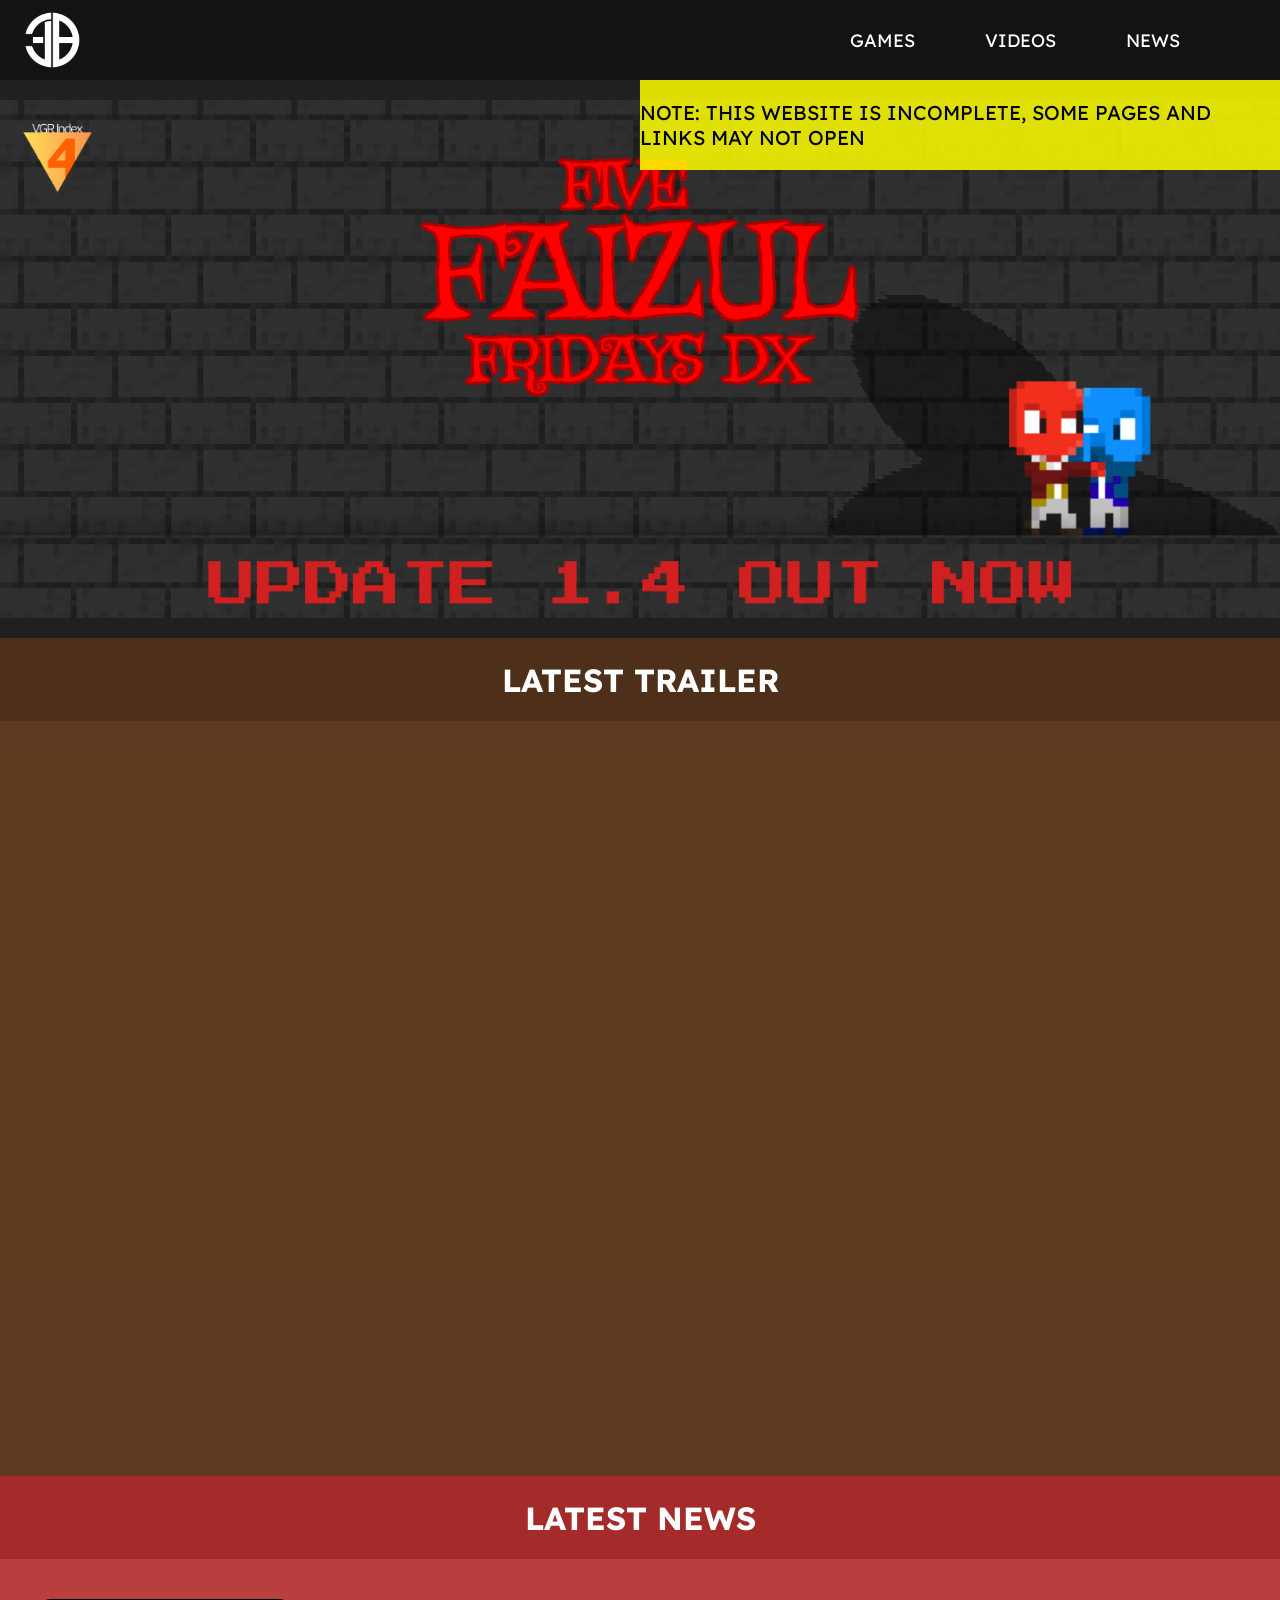
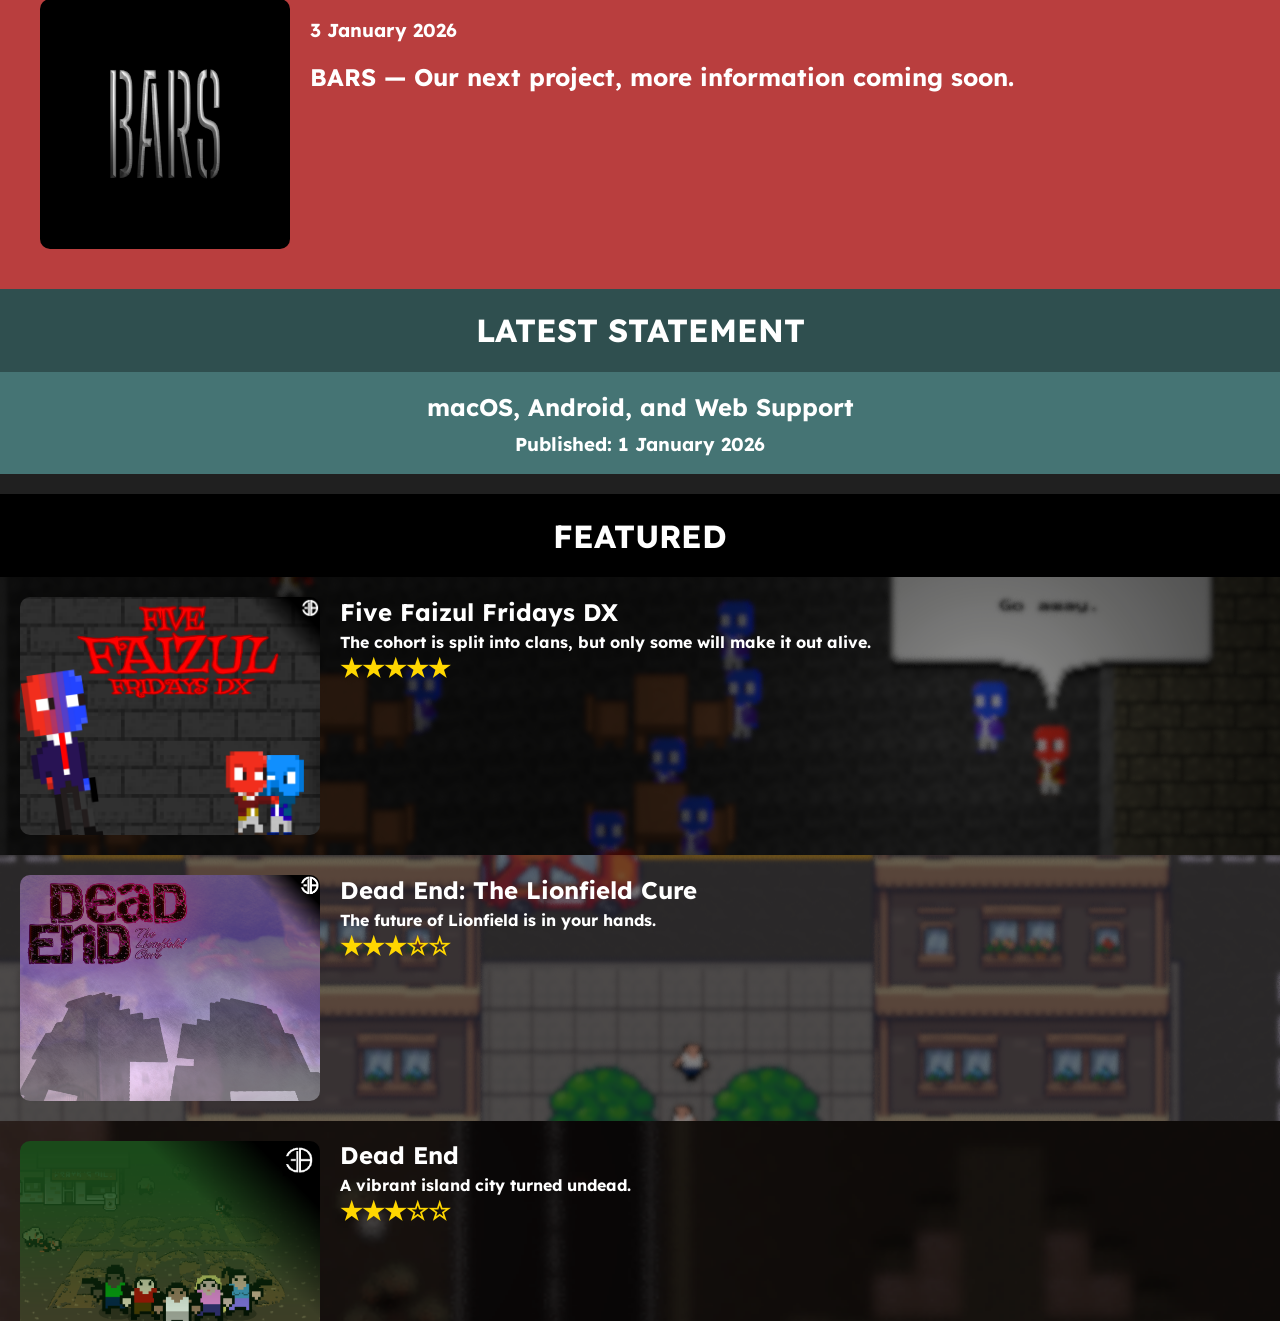
<file: index.html>
<!DOCTYPE html>
<html lang="en">
<head>
    <meta charset="UTF-8">
    <meta name="viewport" content="width=device-width, initial-scale=1.0">
    <link rel="icon" type="image/x-icon" href="/images/EBJB Games 2025 Logo TRANSPARENT.png">
    <title>Redirect</title>
    <meta http-equiv="refresh" content="0; /home" />
</head>
<body>
    
</body>
</html>
</file>
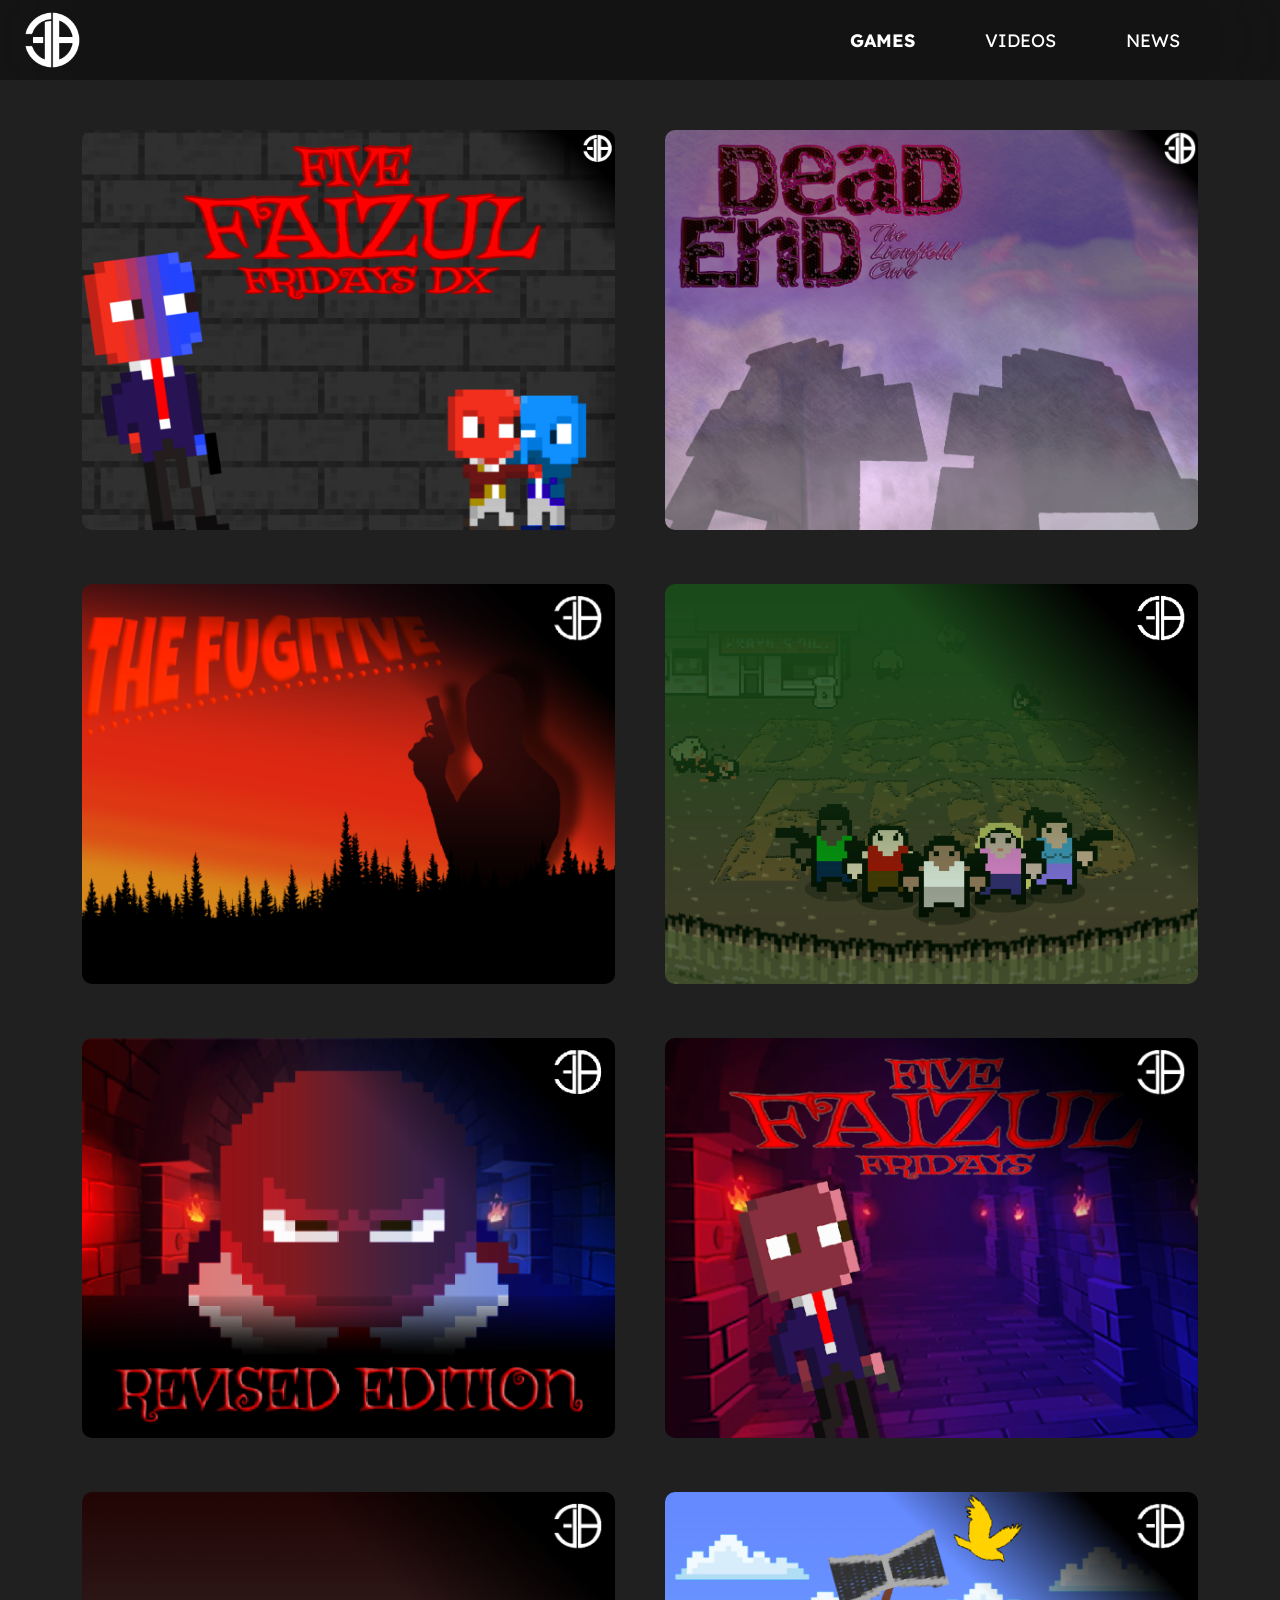
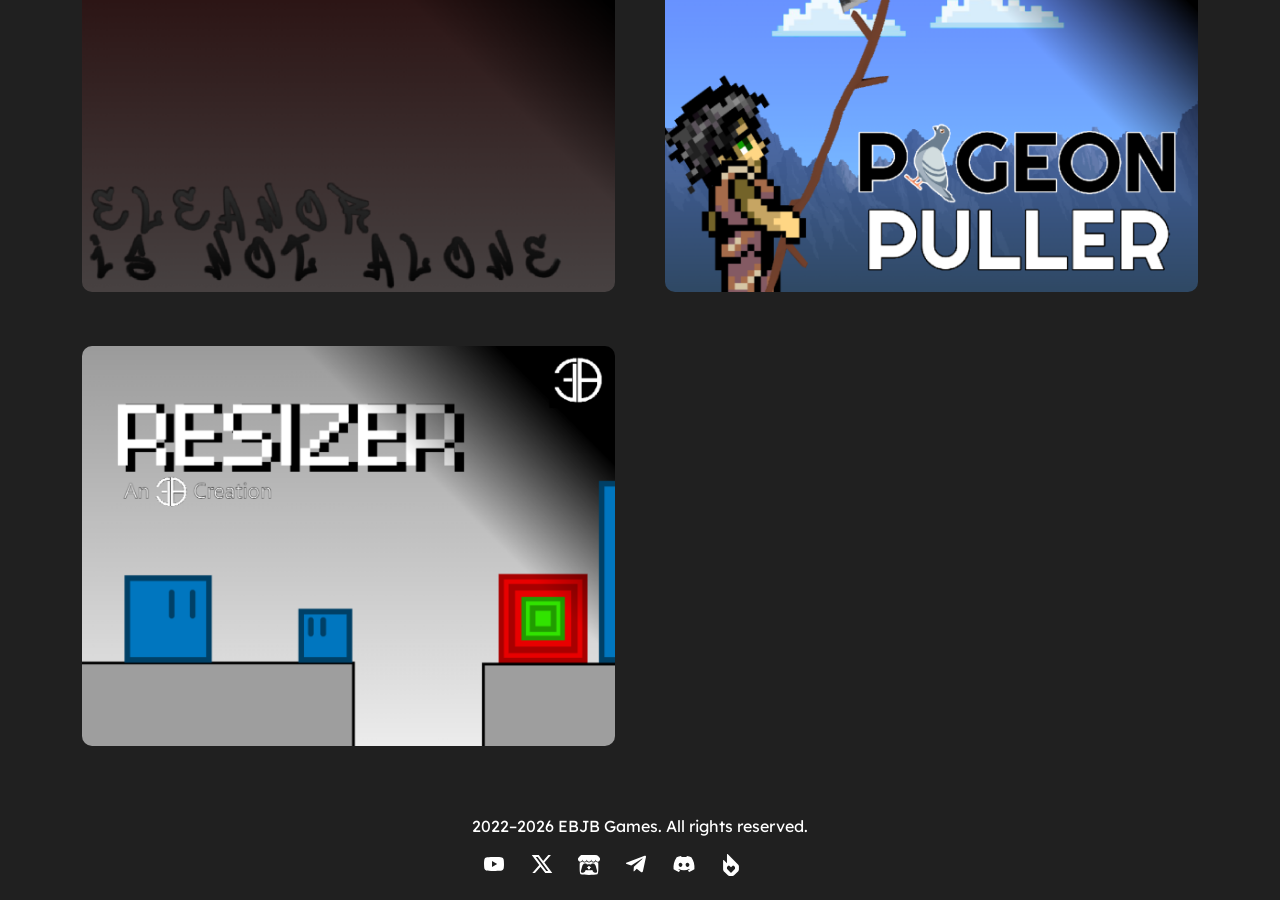
<file: games/index.html>
<!DOCTYPE html>
<html lang="en">
<head>
    <meta charset="UTF-8">
    <meta name="viewport" content="width=device-width, initial-scale=1.0">
    <link rel="stylesheet" href="/styles.css">
    <link rel="preconnect" href="https://fonts.googleapis.com">
    <link rel="preconnect" href="https://fonts.gstatic.com" crossorigin>
    <link href="https://fonts.googleapis.com/css2?family=Lexend:wght@100..900&display=swap" rel="stylesheet">
    <link rel="icon" type="image/x-icon" href="/images/EBJB Games 2025 Logo TRANSPARENT.png">
    <title>Games • EBJB Games</title>
</head>
<body>
    <div style="height: 80px;"></div>
    <header>
        <nav class="navbar">
            <a href="/home">
                <img src="/images/EBJB Games 2025 Logo TRANSPARENT.png" alt="EBJB Games">
            </a>
            <ul>
                <li><a href="/games"><b>GAMES</b></a></li>
                <li><a href="/videos">VIDEOS</a></li>
                <li><a href="/news">NEWS</a></li>
            </ul>
        </nav>
    </header>

    <main style="display: flex; justify-content: center; max-width: none;">
        <div class="games_grid">
            <a href="/games/five-faizul-fridays-dx">
                <img src="/images/covers/Five Faizul Fridays DX Standard Edition Poster.png" alt="Five Faizul Fridays DX">
            </a>
            <a href="/games/dead-end-the-lionfield-cure">
                <img src="/images/covers/Dead End The Lionfield Cure Poster.png" alt="Dead End: The Lionfield Cure ">
            </a>
            <a href="/games/dead-end-the-fugitive">
                <img src="/images/covers/Dead End The Fugitive Poster.png" alt="Dead End: The Fugitive">
            </a>
            <a href="/games/dead-end">
                <img src="/images/covers/Dead End Poster.png" alt="Dead End">
            </a>
            <a href="/games/five-faizul-fridays-the-revised-edition">
                <img src="/images/covers/Five Faizul Fridays The Revised Edition Poster.png" alt="Five Faizul Fridays - The Revised Edition">
            </a>
            <a href="/games/five-faizul-fridays">
                <img src="/images/covers/Five Faizul Fridays Poster.png" alt="Five Faizul Fridays">
            </a>
            <a href="/games/eleanor-is-not-alone">
                <img src="/images/covers/Eleanor Is Not Alone Poster.png" alt="Eleanor Is Not Alone">
            </a>
             <a href="/games/pigeon-puller">
                <img src="/images/covers/Pigeon Puller Poster.png" alt="Pigeon Puller">
            </a>
             <a href="/games/resizer-demo">
                <img src="/images/covers/Resizer Poster.png" alt="Resizer DEMO">
            </a>
        </div>
    </main>

    <footer>
        <div class="footer">
            <p>2022–2026 EBJB Games. All rights reserved.</p>
            <div class="socials">
                <a href="https://www.youtube.com/@EBJBGames?sub_confirmation=1" target="_blank" rel="noopener noreferrer"> <!-- YOUTUBE -->
                    <svg xmlns="http://www.w3.org/2000/svg" width="24" height="24" viewBox="0 0 24 24"><path fill="currentColor" d="m10 15l5.19-3L10 9zm11.56-7.83c.13.47.22 1.1.28 1.9c.07.8.1 1.49.1 2.09L22 12c0 2.19-.16 3.8-.44 4.83c-.25.9-.83 1.48-1.73 1.73c-.47.13-1.33.22-2.65.28c-1.3.07-2.49.1-3.59.1L12 19c-4.19 0-6.8-.16-7.83-.44c-.9-.25-1.48-.83-1.73-1.73c-.13-.47-.22-1.1-.28-1.9c-.07-.8-.1-1.49-.1-2.09L2 12c0-2.19.16-3.8.44-4.83c.25-.9.83-1.48 1.73-1.73c.47-.13 1.33-.22 2.65-.28c1.3-.07 2.49-.1 3.59-.1L12 5c4.19 0 6.8.16 7.83.44c.9.25 1.48.83 1.73 1.73"/></svg>
                </a>

                <a href="https://www.x.com/@EBJBGames" target="_blank" rel="noopener noreferrer"> <!-- X / TWITTER -->
                    <svg xmlns="http://www.w3.org/2000/svg" width="24" height="24" viewBox="0 0 24 24"><path fill="currentColor" d="M10.488 14.651L15.25 21h7l-7.858-10.478L20.93 3h-2.65l-5.117 5.886L8.75 3h-7l7.51 10.015L2.32 21h2.65zM16.25 19L5.75 5h2l10.5 14z"/></svg>
                </a>

                <a href="https://ebjb.itch.io" target="_blank" rel="noopener noreferrer"> <!-- ITCH -->
                    <svg xmlns="http://www.w3.org/2000/svg" width="22" height="22" viewBox="0 0 32 32"><path fill="currentColor" d="M4.172 1.787C2.776 2.615.027 5.771 0 6.599v1.375c0 1.735 1.625 3.267 3.099 3.267c1.771 0 3.251-1.469 3.251-3.213c0 1.744 1.421 3.213 3.197 3.213c1.771 0 3.151-1.469 3.151-3.213c0 1.744 1.516 3.213 3.287 3.213h.032c1.776 0 3.291-1.469 3.291-3.213c0 1.744 1.381 3.213 3.152 3.213s3.197-1.469 3.197-3.213c0 1.744 1.475 3.213 3.245 3.213c1.479 0 3.104-1.532 3.104-3.267V6.599c-.032-.828-2.776-3.984-4.177-4.812c-4.339-.156-7.344-.183-11.823-.183c-4.484.005-10.593.073-11.828.183zm8.505 8.634a3.7 3.7 0 0 1-.625.797v.005a3.73 3.73 0 0 1-2.599 1.057a3.7 3.7 0 0 1-2.599-1.063a3.4 3.4 0 0 1-.6-.787c-.167.297-.4.552-.645.787A3.7 3.7 0 0 1 3.01 12.28h-.005a1.1 1.1 0 0 1-.349-.073a55 55 0 0 0-.224 3.937v.005c-.005.527-.005.953-.011 1.552c.032 3.115-.307 10.089 1.376 11.803c2.604.604 7.396.88 12.197.885h.005c4.807-.005 9.593-.281 12.197-.885c1.683-1.713 1.344-8.688 1.376-11.803c-.005-.599-.005-1.025-.011-1.552v-.005a52 52 0 0 0-.224-3.937a1 1 0 0 1-.349.073h-.005a3.7 3.7 0 0 1-2.599-1.063h.005c-.245-.235-.479-.489-.645-.787h-.005a3.4 3.4 0 0 1-.595.787a3.71 3.71 0 0 1-5.198 0a3.6 3.6 0 0 1-.615-.787l-.011-.016c-.172.308-.380.573-.615.803a3.7 3.7 0 0 1-2.599 1.063h-.005q-.048.001-.104-.005q-.054.006-.109.005h-.005a3.7 3.7 0 0 1-2.593-1.063a3.4 3.4 0 0 1-.609-.787l-.011-.016zm-2.672 3.454c1.057.005 1.995 0 3.161 1.271c.916-.093 1.875-.14 2.833-.14s1.917.047 2.833.14c1.167-1.271 2.104-1.271 3.161-1.271h.005c.5 0 2.5 0 3.891 3.912l1.495 5.369c1.109 3.995-.355 4.095-2.177 4.095c-2.708-.1-4.208-2.068-4.208-4.037c-1.5.251-3.251.371-5 .371s-3.5-.12-4.995-.371c0 1.969-1.5 3.937-4.208 4.037c-1.828-.005-3.292-.1-2.183-4.095l1.495-5.369c1.396-3.912 3.396-3.912 3.896-3.912zM16 16.953c-.005 0-2.849 2.62-3.364 3.547l1.864-.073v1.625c0 .079.751.047 1.5.011c.749.036 1.495.068 1.495-.011v-1.625l1.869.073C18.849 19.573 16 16.953 16 16.953"/></svg>
                </a>

                <a href="https://t.me/EBJBGames" target="_blank" rel="noopener noreferrer"> <!-- TELEGRAM -->
                    <svg xmlns="http://www.w3.org/2000/svg" width="24" height="24" viewBox="0 0 24 24"><path fill="currentColor" d="m21.936 5.17l-3.03 14.185c-.226.999-.806 1.224-1.644.773l-4.545-3.352l-2.225 2.127c-.225.226-.451.452-.967.452l.355-4.675l8.478-7.704c.354-.355-.097-.484-.548-.193l-10.541 6.64l-4.546-1.386c-.999-.322-.999-1 .226-1.45L20.614 3.72c.87-.258 1.612.194 1.322 1.45"/></svg>
                </a>

                <a href="https://discord.com/invite/ETSHqf4k6v" target="_blank" rel="noopener noreferrer"> <!-- DISCORD -->
                    <svg xmlns="http://www.w3.org/2000/svg" width="24" height="24" viewBox="0 0 24 24"><path fill="currentColor" d="M19.27 5.33C17.94 4.71 16.5 4.26 15 4a.1.1 0 0 0-.07.03c-.18.33-.39.76-.53 1.09a16.1 16.1 0 0 0-4.8 0c-.14-.34-.35-.76-.54-1.09c-.01-.02-.04-.03-.07-.03c-1.5.26-2.93.71-4.27 1.33c-.01 0-.02.01-.03.02c-2.72 4.07-3.47 8.03-3.1 11.95c0 .02.01.04.03.05c1.8 1.32 3.53 2.12 5.24 2.65c.03.01.06 0 .07-.02c.4-.55.76-1.13 1.07-1.74c.02-.04 0-.08-.04-.09c-.57-.22-1.11-.48-1.64-.78c-.04-.02-.04-.08-.01-.11c.11-.08.22-.17.33-.25c.02-.02.05-.02.07-.01c3.44 1.57 7.15 1.57 10.55 0c.02-.01.05-.01.07.01c.11.09.22.17.33.26c.04.03.04.09-.01.11c-.52.31-1.07.56-1.64.78c-.04.01-.05.06-.04.09c.32.61.68 1.19 1.07 1.74c.03.01.06.02.09.01c1.72-.53 3.45-1.33 5.25-2.65c.02-.01.03-.03.03-.05c.44-4.53-.73-8.46-3.1-11.95c-.01-.01-.02-.02-.04-.02M8.52 14.91c-1.03 0-1.89-.95-1.89-2.12s.84-2.12 1.89-2.12c1.06 0 1.9.96 1.89 2.12c0 1.17-.84 2.12-1.89 2.12m6.97 0c-1.03 0-1.89-.95-1.89-2.12s.84-2.12 1.89-2.12c1.06 0 1.9.96 1.89 2.12c0 1.17-.83 2.12-1.89 2.12"/></svg>
                </a>

                <a href="https://ebjb.fandom.com" target="_blank" rel="noopener noreferrer"> <!-- FANDOM -->
                    <svg xmlns="http://www.w3.org/2000/svg" width="22" height="22" viewBox="0 0 24 24"><path fill="currentColor" d="M8.123.008a.43.43 0 0 0-.512.42v9.746L4.104 6.666a.432.432 0 0 0-.66.064a.43.43 0 0 0-.071.239v10.064a2.4 2.4 0 0 0 .701 1.694l4.565 4.57a2.4 2.4 0 0 0 1.693.703h3.34a2.4 2.4 0 0 0 1.691-.701l4.565-4.572a2.4 2.4 0 0 0 .699-1.694V13.41a2.4 2.4 0 0 0-.7-1.693L8.343.125a.43.43 0 0 0-.219-.117zM9.646 12.51a.72.72 0 0 1 .508.21l1.848 1.85l1.844-1.85a.714.714 0 0 1 1.015 0l1.32 1.321a.72.72 0 0 1 .212.508v1.406a.72.72 0 0 1-.21.508l-3.68 3.7a.72.72 0 0 1-1.019 0l-3.668-3.7a.72.72 0 0 1-.209-.506v-1.408a.7.7 0 0 1 .211-.506l1.32-1.322a.7.7 0 0 1 .508-.211"/></svg>
                </a>
            </div>
            <div class="return_home">
                <a href="/home">
                    <h2 style="text-align: center;">Home</h2>
                </a>
            </div>
        </div>
    </footer>
</body>
</html>
</file>
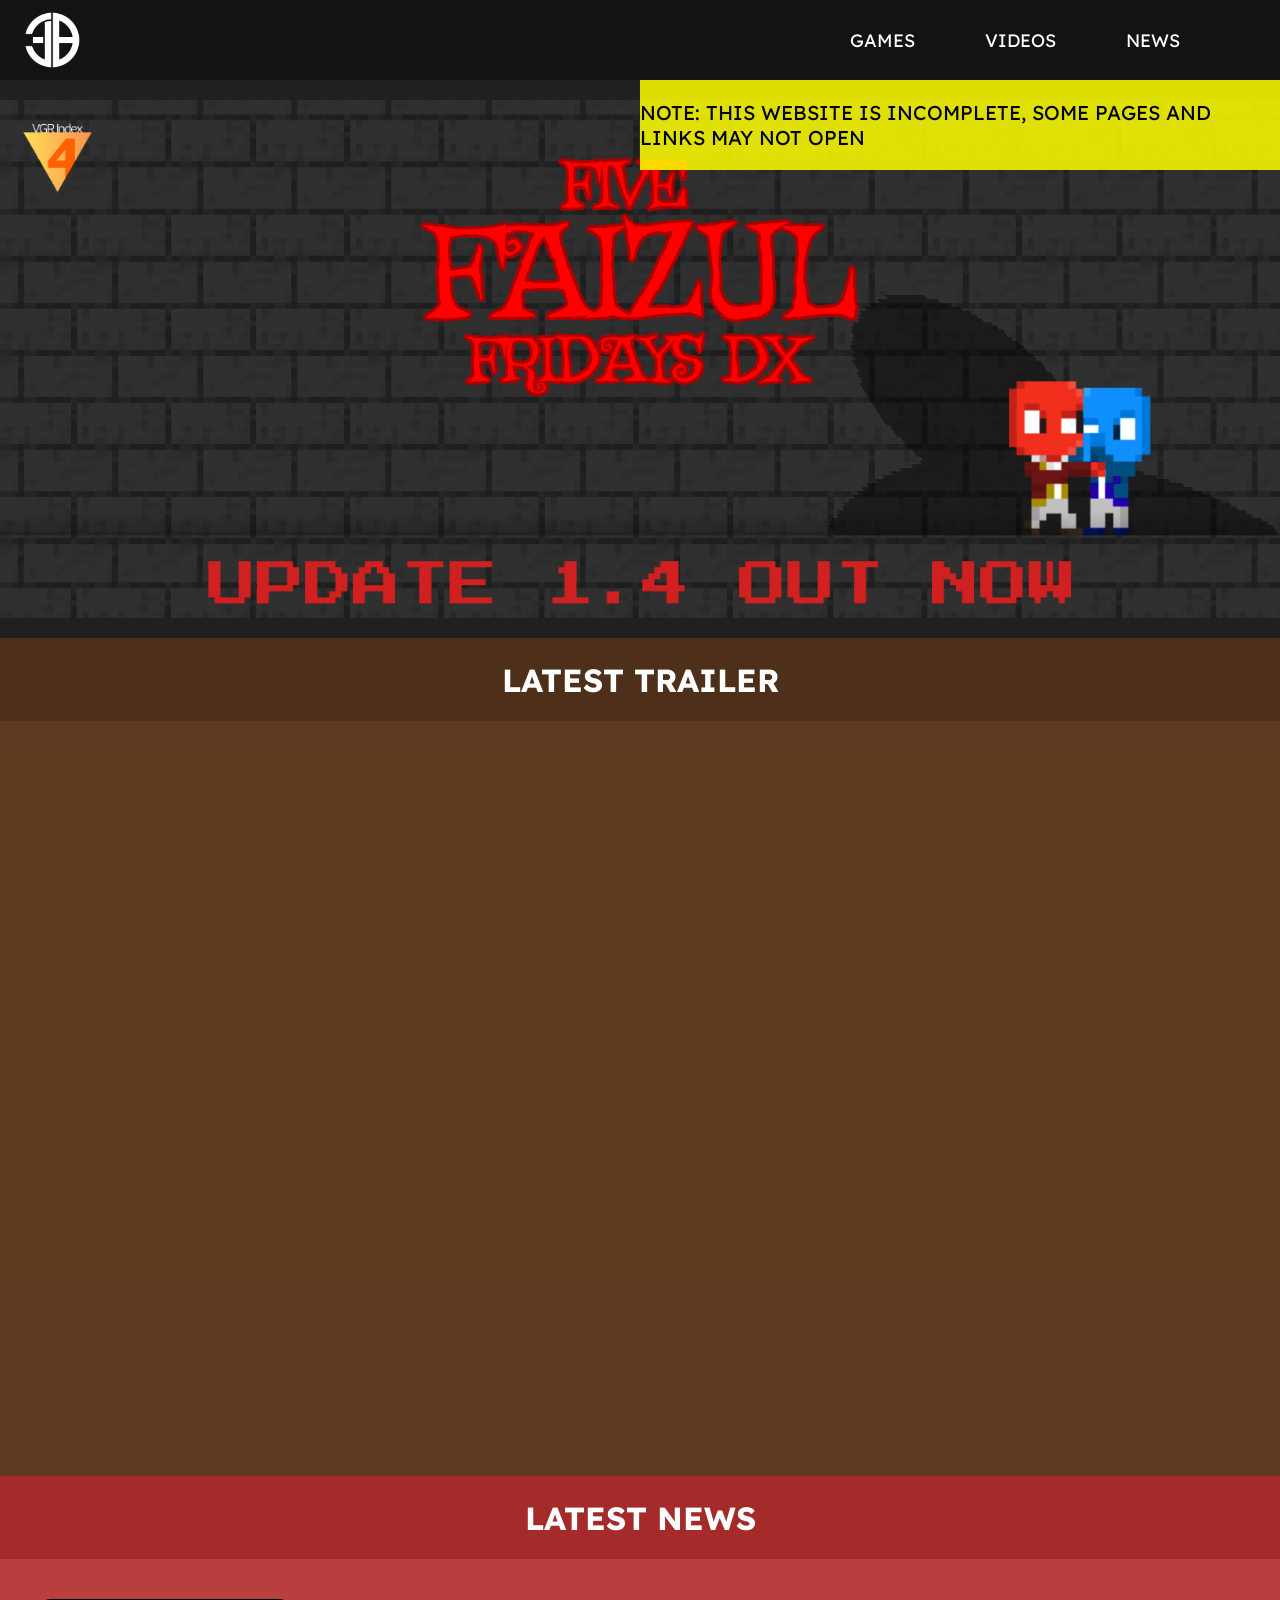
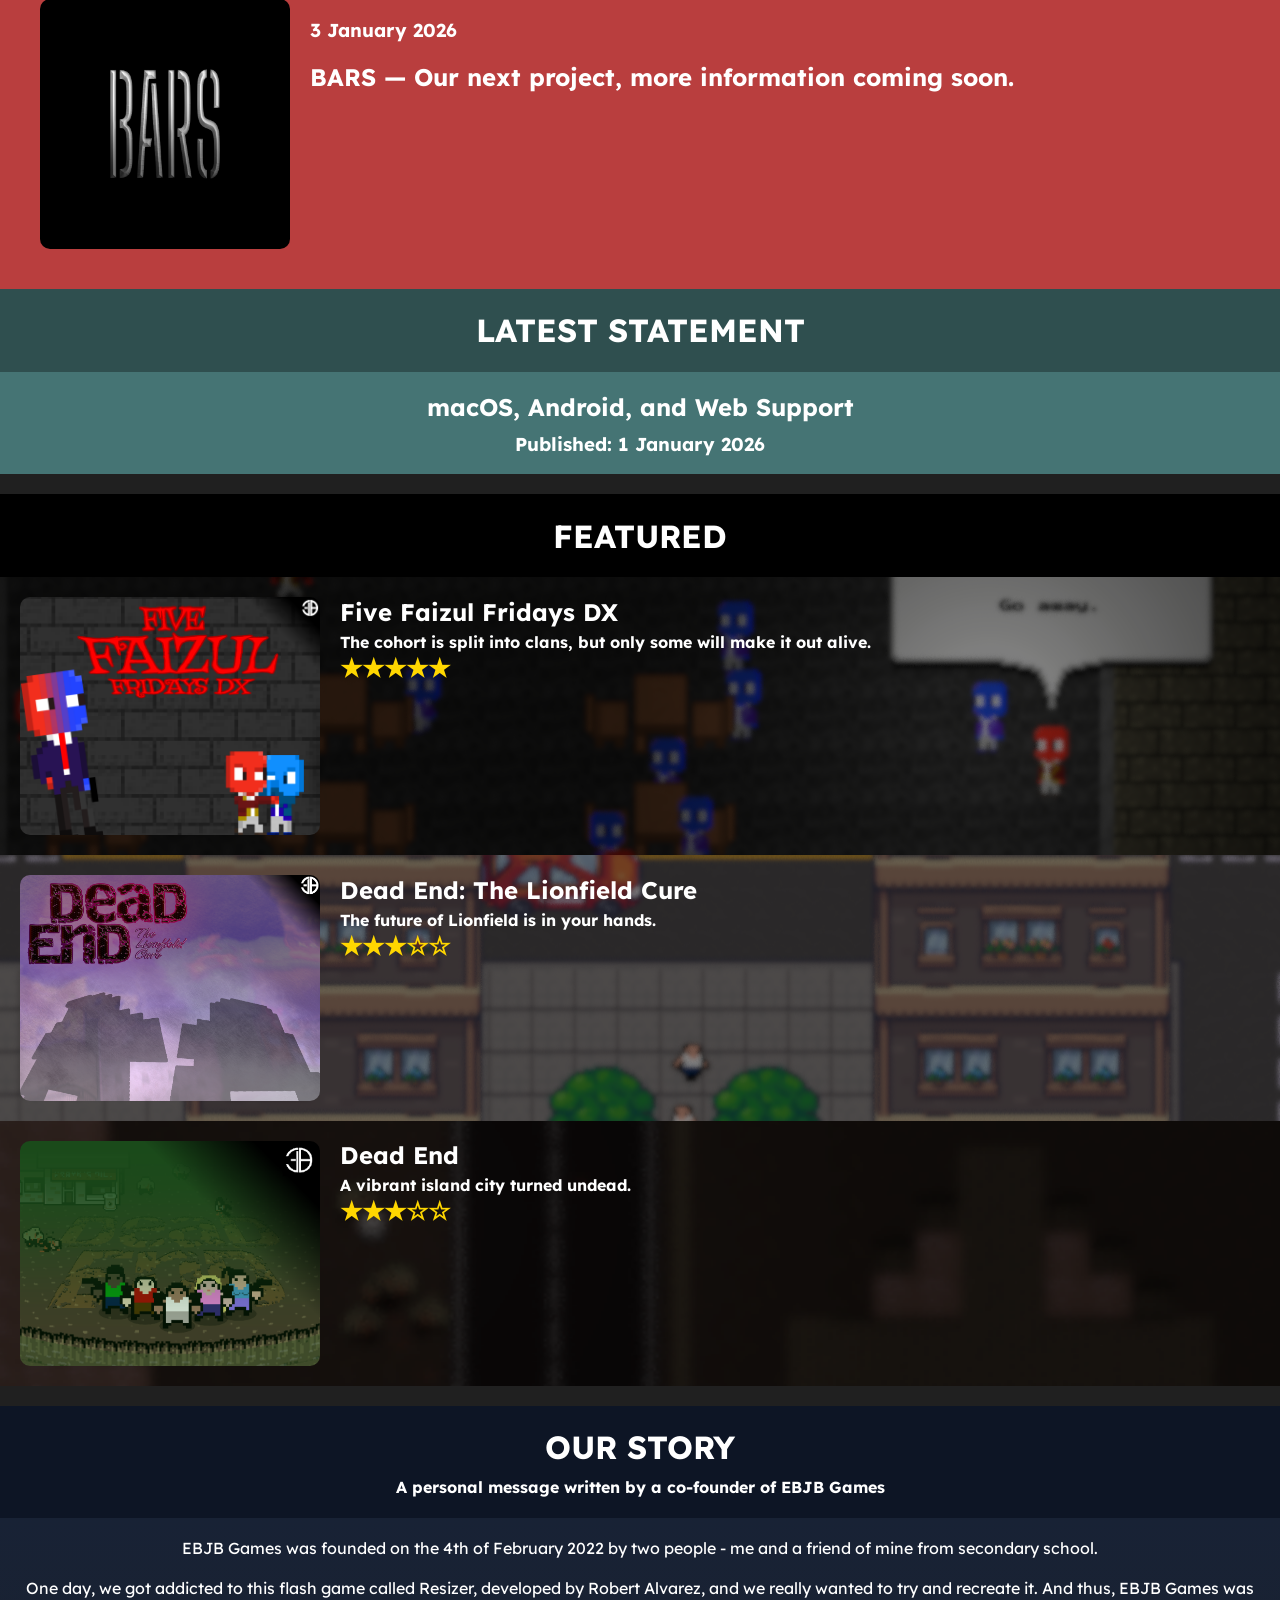
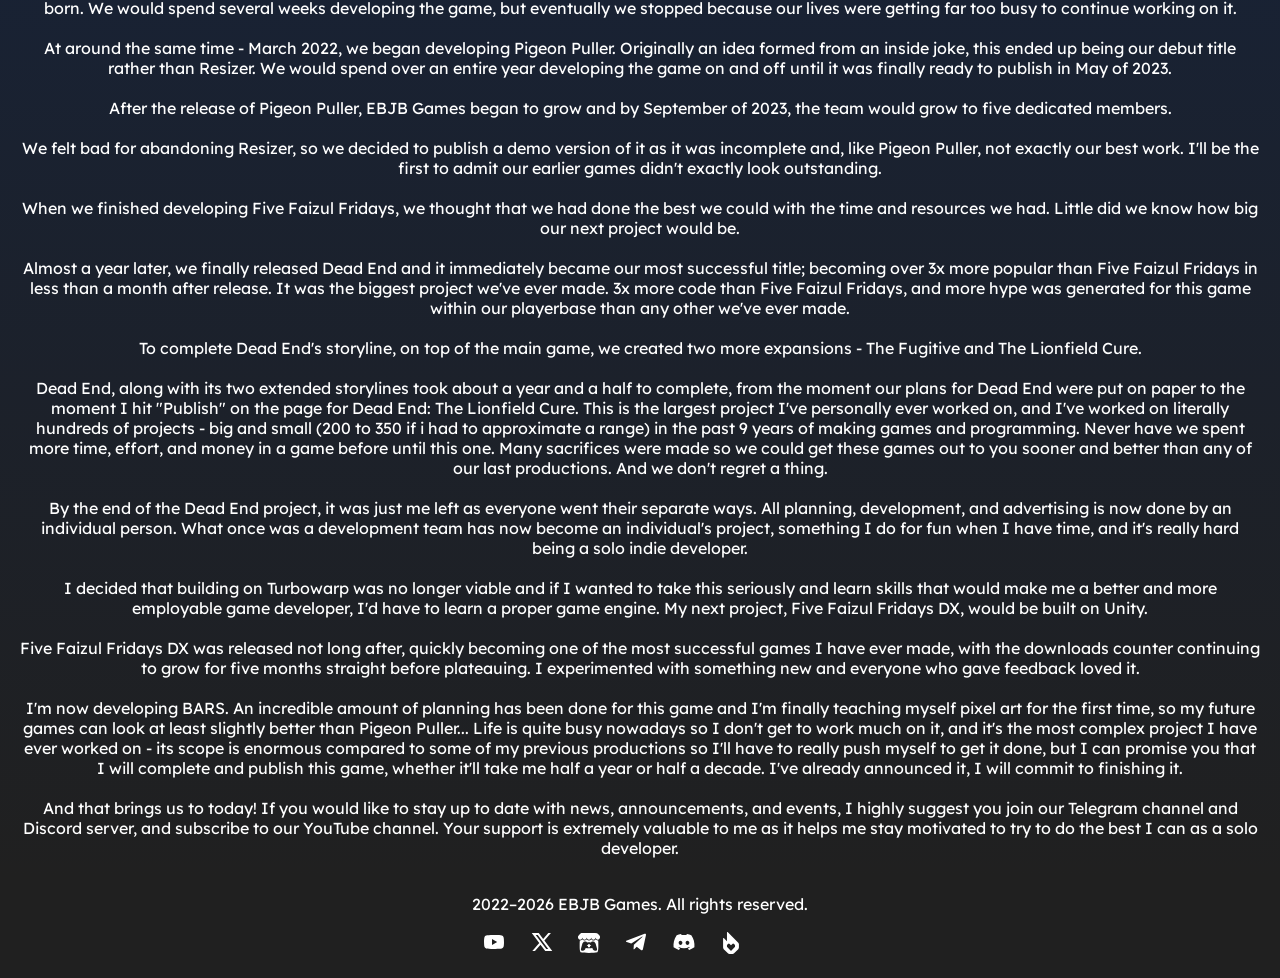
<file: home/index.html>
<!DOCTYPE html>
<html lang="en">
<head>
    <meta charset="UTF-8">
    <meta name="viewport" content="width=device-width, initial-scale=1.0">
    <link rel="stylesheet" href="/styles.css">
    <link rel="preconnect" href="https://fonts.googleapis.com">
    <link rel="preconnect" href="https://fonts.gstatic.com" crossorigin>
    <link href="https://fonts.googleapis.com/css2?family=Lexend:wght@100..900&display=swap" rel="stylesheet">
    <link rel="icon" type="image/x-icon" href="/images/EBJB Games 2025 Logo TRANSPARENT.png">
    <title>Home • EBJB Games</title>
</head>
<body>
    <div style="height: 80px;"></div>
    <header>
        <nav class="navbar">
            <a href="/home">
                <img src="/images/EBJB Games 2025 Logo TRANSPARENT.png" alt="EBJB Games">
            </a>
            <ul>
                <li><a href="/games">GAMES</a></li>
                <li><a href="/videos">VIDEOS</a></li>
                <li><a href="/news">NEWS</a></li>
            </ul>
        </nav>

        <div style="background-color: rgba(255, 255, 0, 0.856); position: fixed;">
            <p style="color: black; font-size: 20px;">NOTE: THIS WEBSITE IS INCOMPLETE, SOME PAGES AND LINKS MAY NOT OPEN</p>
        </div>
    </header>

    <main>
        <div class="banner" id="home_banner">
            <a href="/games/five-faizul-fridays-dx">
                <img src="/images/FFFDX 1.4 Update Banner.jpg" alt="banner">
            </a>
        </div>

        <div class="latest_ad">
            <div style="background-color: rgba(139, 69, 19, 0.434)">
                <h1>LATEST TRAILER</h1>
            </div>
             <div style="background-color: rgba(165, 88, 33, 0.475); padding: 40px; aspect-ratio: 16 / 9;">
                <iframe width="90%" height="100%" src="https://www.youtube.com/embed/UmzQ9qCnzyo?si=vCb7aTl2UnpxUOtl&amp;controls=0" title="YouTube video player" frameborder="0" allow="accelerometer; autoplay; clipboard-write; encrypted-media; gyroscope; picture-in-picture; web-share" referrerpolicy="strict-origin-when-cross-origin" allowfullscreen></iframe>
             </div>
        </div>
        
        <div class="latest_announcement">
            <div style="background-color: brown;">
                <h1>LATEST NEWS</h1>
            </div>
             <a href="/news" style="background-color: rgb(185, 62, 62); padding: 40px;">
                <img src="/images/news/latest.jpg" alt="Latest News">
                <div style="display: flex; flex-direction: column; text-align: start; padding-left: 20px;" >
                    <h3>3 January 2026</h3>
                    <h2>BARS — Our next project, more information coming soon.</h2>
                </div>
            </a>
        </div>

        <div class="latest_statement">
            <div style="background-color: darkslategrey;">
                <h1>LATEST STATEMENT</h1>
            </div>
            <a href="/news" style="background-color: rgb(69, 116, 116);">
                <h2>macOS, Android, and Web Support</h2>
                <h3>Published: 1 January 2026</h3>
            </a>
        </div>

        <div class="featured_games">
            <div>
                <h1>FEATURED</h1>
            </div>

            <a href="/games/five-faizul-fridays-dx" style="background-image: url(/images/featured/banners/fffdx.png); background-position: center; background-repeat: no-repeat; background-size: cover;">
                <img src="/images/covers/Five Faizul Fridays DX Standard Edition Poster.png" alt="Five Faizul Fridays DX Cover">
                <div>
                    <h2>Five Faizul Fridays DX</h2>
                    <h4>The cohort is split into clans, but only some will make it out alive.</h4>
                    <div class="rating">
                        <h2 style="font-size: 25px; color: gold">★★★★★</h2>
                    </div>
                </div>
            </a>

            <a href="/games/dead-end-the-lionfield-cure" style="background-image: url(/images/featured/banners/detlc.png); background-position: center; background-repeat: no-repeat; background-size: cover;">
                <img src="/images/covers/Dead End The Lionfield Cure Poster.png" alt="Dead End: The Lionfield Cure Cover">
                <div>
                    <h2>Dead End: The Lionfield Cure</h2>
                    <h4>The future of Lionfield is in your hands.</h4>
                    <div class="rating">
                        <h2 style="font-size: 25px; color: gold">★★★☆☆</h2>
                    </div>
                </div>
            </a>

            <a href="/games/dead-end" style="background-image: url(/images/featured/banners/deadend.png); background-position: center; background-repeat: no-repeat; background-size: cover;">
                <img src="/images/covers/Dead End Poster.png" alt="Five Faizul Fridays DX Cover">
                <div>
                    <h2>Dead End</h2>
                    <h4>A vibrant island city turned undead.</h4>
                    <div class="rating">
                        <h2 style="font-size: 25px; color: gold">★★★☆☆</h2>
                    </div>
                </div>
            </a>
        </div>

        <div class="our_story">
            <div style="background-color: rgb(13, 21, 37);">
                <h1 style="margin-bottom: 0;">OUR STORY</h1>
                <h4 style="color: rgb(255, 255, 255); text-align: center; margin-top: 10px;">A personal message written by a co-founder of EBJB Games</p>

            </div>
            <div style="text-align: center; background-image: linear-gradient(to bottom, rgb(24, 34, 53), rgba(0, 89, 255, 0));">
                <p>EBJB Games was founded on the 4th of February 2022 by two people - me and a friend of mine from secondary school.</p>
                <p>One day, we got addicted to this flash game called Resizer, developed by Robert Alvarez, and we really wanted to try and recreate it. And thus, EBJB Games was born. We would spend several weeks developing the game, but eventually we stopped because our lives were getting far too busy to continue working on it.</p>
                <p>At around the same time - March 2022, we began developing Pigeon Puller. Originally an idea formed from an inside joke, this ended up being our debut title rather than Resizer. We would spend over an entire year developing the game on and off until it was finally ready to publish in May of 2023.</p>
                <p>After the release of Pigeon Puller, EBJB Games began to grow and by September of 2023, the team would grow to five dedicated members.</p>
                <p>We felt bad for abandoning Resizer, so we decided to publish a demo version of it as it was incomplete and, like Pigeon Puller, not exactly our best work. I'll be the first to admit our earlier games didn't exactly look outstanding.</p>
                <p>When we finished developing Five Faizul Fridays, we thought that we had done the best we could with the time and resources we had. Little did we know how big our next project would be.</p>
                <p>Almost a year later, we finally released Dead End and it immediately became our most successful title; becoming over 3x more popular than Five Faizul Fridays in less than a month after release. It was the biggest project we've ever made. 3x more code than Five Faizul Fridays, and more hype was generated for this game within our playerbase than any other we've ever made.</p>
                <p>To complete Dead End's storyline, on top of the main game, we created two more expansions - The Fugitive and The Lionfield Cure.</p>
                <p>Dead End, along with its two extended storylines took about a year and a half to complete, from the moment our plans for Dead End were put on paper to the moment I hit "Publish" on the page for Dead End: The Lionfield Cure. This is the largest project I've personally ever worked on, and I've worked on literally hundreds of projects - big and small (200 to 350 if i had to approximate a range) in the past 9 years of making games and programming. Never have we spent more time, effort, and money in a game before until this one. Many sacrifices were made so we could get these games out to you sooner and better than any of our last productions. And we don't regret a thing.</p>
                <p>By the end of the Dead End project, it was just me left as everyone went their separate ways. All planning, development, and advertising is now done by an individual person. What once was a development team has now become an individual's project, something I do for fun when I have time, and it's really hard being a solo indie developer.</p>
                <p>I decided that building on Turbowarp was no longer viable and if I wanted to take this seriously and learn skills that would make me a better and more employable game developer, I'd have to learn a proper game engine. My next project, Five Faizul Fridays DX, would be built on Unity.</p>
                <p>Five Faizul Fridays DX was released not long after, quickly becoming one of the most successful games I have ever made, with the downloads counter continuing to grow for five months straight before plateauing. I experimented with something new and everyone who gave feedback loved it.</p>
                <p>I'm now developing BARS. An incredible amount of planning has been done for this game and I'm finally teaching myself pixel art for the first time, so my future games can look at least slightly better than Pigeon Puller... Life is quite busy nowadays so I don't get to work much on it, and it's the most complex project I have ever worked on - its scope is enormous compared to some of my previous productions so I'll have to really push myself to get it done, but I can promise you that I will complete and publish this game, whether it'll take me half a year or half a decade. I've already announced it, I will commit to finishing it.</p>
                <p>And that brings us to today! If you would like to stay up to date with news, announcements, and events, I highly suggest you join our Telegram channel and Discord server, and subscribe to our YouTube channel. Your support is extremely valuable to me as it helps me stay motivated to try to do the best I can as a solo developer.</p>
            </div>
        </div>

    </main>
    <footer>
        <div class="footer">
            <p>2022–2026 EBJB Games. All rights reserved.</p>
            <div class="socials">
                <a href="https://www.youtube.com/@EBJBGames?sub_confirmation=1" target="_blank" rel="noopener noreferrer"> <!-- YOUTUBE -->
                    <svg xmlns="http://www.w3.org/2000/svg" width="24" height="24" viewBox="0 0 24 24"><path fill="currentColor" d="m10 15l5.19-3L10 9zm11.56-7.83c.13.47.22 1.1.28 1.9c.07.8.1 1.49.1 2.09L22 12c0 2.19-.16 3.8-.44 4.83c-.25.9-.83 1.48-1.73 1.73c-.47.13-1.33.22-2.65.28c-1.3.07-2.49.1-3.59.1L12 19c-4.19 0-6.8-.16-7.83-.44c-.9-.25-1.48-.83-1.73-1.73c-.13-.47-.22-1.1-.28-1.9c-.07-.8-.1-1.49-.1-2.09L2 12c0-2.19.16-3.8.44-4.83c.25-.9.83-1.48 1.73-1.73c.47-.13 1.33-.22 2.65-.28c1.3-.07 2.49-.1 3.59-.1L12 5c4.19 0 6.8.16 7.83.44c.9.25 1.48.83 1.73 1.73"/></svg>
                </a>

                <a href="https://www.x.com/@EBJBGames" target="_blank" rel="noopener noreferrer"> <!-- X / TWITTER -->
                    <svg xmlns="http://www.w3.org/2000/svg" width="24" height="24" viewBox="0 0 24 24"><path fill="currentColor" d="M10.488 14.651L15.25 21h7l-7.858-10.478L20.93 3h-2.65l-5.117 5.886L8.75 3h-7l7.51 10.015L2.32 21h2.65zM16.25 19L5.75 5h2l10.5 14z"/></svg>
                </a>

                <a href="https://ebjb.itch.io" target="_blank" rel="noopener noreferrer"> <!-- ITCH -->
                    <svg xmlns="http://www.w3.org/2000/svg" width="22" height="22" viewBox="0 0 32 32"><path fill="currentColor" d="M4.172 1.787C2.776 2.615.027 5.771 0 6.599v1.375c0 1.735 1.625 3.267 3.099 3.267c1.771 0 3.251-1.469 3.251-3.213c0 1.744 1.421 3.213 3.197 3.213c1.771 0 3.151-1.469 3.151-3.213c0 1.744 1.516 3.213 3.287 3.213h.032c1.776 0 3.291-1.469 3.291-3.213c0 1.744 1.381 3.213 3.152 3.213s3.197-1.469 3.197-3.213c0 1.744 1.475 3.213 3.245 3.213c1.479 0 3.104-1.532 3.104-3.267V6.599c-.032-.828-2.776-3.984-4.177-4.812c-4.339-.156-7.344-.183-11.823-.183c-4.484.005-10.593.073-11.828.183zm8.505 8.634a3.7 3.7 0 0 1-.625.797v.005a3.73 3.73 0 0 1-2.599 1.057a3.7 3.7 0 0 1-2.599-1.063a3.4 3.4 0 0 1-.6-.787c-.167.297-.4.552-.645.787A3.7 3.7 0 0 1 3.01 12.28h-.005a1.1 1.1 0 0 1-.349-.073a55 55 0 0 0-.224 3.937v.005c-.005.527-.005.953-.011 1.552c.032 3.115-.307 10.089 1.376 11.803c2.604.604 7.396.88 12.197.885h.005c4.807-.005 9.593-.281 12.197-.885c1.683-1.713 1.344-8.688 1.376-11.803c-.005-.599-.005-1.025-.011-1.552v-.005a52 52 0 0 0-.224-3.937a1 1 0 0 1-.349.073h-.005a3.7 3.7 0 0 1-2.599-1.063h.005c-.245-.235-.479-.489-.645-.787h-.005a3.4 3.4 0 0 1-.595.787a3.71 3.71 0 0 1-5.198 0a3.6 3.6 0 0 1-.615-.787l-.011-.016c-.172.308-.380.573-.615.803a3.7 3.7 0 0 1-2.599 1.063h-.005q-.048.001-.104-.005q-.054.006-.109.005h-.005a3.7 3.7 0 0 1-2.593-1.063a3.4 3.4 0 0 1-.609-.787l-.011-.016zm-2.672 3.454c1.057.005 1.995 0 3.161 1.271c.916-.093 1.875-.14 2.833-.14s1.917.047 2.833.14c1.167-1.271 2.104-1.271 3.161-1.271h.005c.5 0 2.5 0 3.891 3.912l1.495 5.369c1.109 3.995-.355 4.095-2.177 4.095c-2.708-.1-4.208-2.068-4.208-4.037c-1.5.251-3.251.371-5 .371s-3.5-.12-4.995-.371c0 1.969-1.5 3.937-4.208 4.037c-1.828-.005-3.292-.1-2.183-4.095l1.495-5.369c1.396-3.912 3.396-3.912 3.896-3.912zM16 16.953c-.005 0-2.849 2.62-3.364 3.547l1.864-.073v1.625c0 .079.751.047 1.5.011c.749.036 1.495.068 1.495-.011v-1.625l1.869.073C18.849 19.573 16 16.953 16 16.953"/></svg>
                </a>

                <a href="https://t.me/EBJBGames" target="_blank" rel="noopener noreferrer"> <!-- TELEGRAM -->
                    <svg xmlns="http://www.w3.org/2000/svg" width="24" height="24" viewBox="0 0 24 24"><path fill="currentColor" d="m21.936 5.17l-3.03 14.185c-.226.999-.806 1.224-1.644.773l-4.545-3.352l-2.225 2.127c-.225.226-.451.452-.967.452l.355-4.675l8.478-7.704c.354-.355-.097-.484-.548-.193l-10.541 6.64l-4.546-1.386c-.999-.322-.999-1 .226-1.45L20.614 3.72c.87-.258 1.612.194 1.322 1.45"/></svg>
                </a>

                <a href="https://discord.com/invite/ETSHqf4k6v" target="_blank" rel="noopener noreferrer"> <!-- DISCORD -->
                    <svg xmlns="http://www.w3.org/2000/svg" width="24" height="24" viewBox="0 0 24 24"><path fill="currentColor" d="M19.27 5.33C17.94 4.71 16.5 4.26 15 4a.1.1 0 0 0-.07.03c-.18.33-.39.76-.53 1.09a16.1 16.1 0 0 0-4.8 0c-.14-.34-.35-.76-.54-1.09c-.01-.02-.04-.03-.07-.03c-1.5.26-2.93.71-4.27 1.33c-.01 0-.02.01-.03.02c-2.72 4.07-3.47 8.03-3.1 11.95c0 .02.01.04.03.05c1.8 1.32 3.53 2.12 5.24 2.65c.03.01.06 0 .07-.02c.4-.55.76-1.13 1.07-1.74c.02-.04 0-.08-.04-.09c-.57-.22-1.11-.48-1.64-.78c-.04-.02-.04-.08-.01-.11c.11-.08.22-.17.33-.25c.02-.02.05-.02.07-.01c3.44 1.57 7.15 1.57 10.55 0c.02-.01.05-.01.07.01c.11.09.22.17.33.26c.04.03.04.09-.01.11c-.52.31-1.07.56-1.64.78c-.04.01-.05.06-.04.09c.32.61.68 1.19 1.07 1.74c.03.01.06.02.09.01c1.72-.53 3.45-1.33 5.25-2.65c.02-.01.03-.03.03-.05c.44-4.53-.73-8.46-3.1-11.95c-.01-.01-.02-.02-.04-.02M8.52 14.91c-1.03 0-1.89-.95-1.89-2.12s.84-2.12 1.89-2.12c1.06 0 1.9.96 1.89 2.12c0 1.17-.84 2.12-1.89 2.12m6.97 0c-1.03 0-1.89-.95-1.89-2.12s.84-2.12 1.89-2.12c1.06 0 1.9.96 1.89 2.12c0 1.17-.83 2.12-1.89 2.12"/></svg>
                </a>

                <a href="https://ebjb.fandom.com" target="_blank" rel="noopener noreferrer"> <!-- FANDOM -->
                    <svg xmlns="http://www.w3.org/2000/svg" width="22" height="22" viewBox="0 0 24 24"><path fill="currentColor" d="M8.123.008a.43.43 0 0 0-.512.42v9.746L4.104 6.666a.432.432 0 0 0-.66.064a.43.43 0 0 0-.071.239v10.064a2.4 2.4 0 0 0 .701 1.694l4.565 4.57a2.4 2.4 0 0 0 1.693.703h3.34a2.4 2.4 0 0 0 1.691-.701l4.565-4.572a2.4 2.4 0 0 0 .699-1.694V13.41a2.4 2.4 0 0 0-.7-1.693L8.343.125a.43.43 0 0 0-.219-.117zM9.646 12.51a.72.72 0 0 1 .508.21l1.848 1.85l1.844-1.85a.714.714 0 0 1 1.015 0l1.32 1.321a.72.72 0 0 1 .212.508v1.406a.72.72 0 0 1-.21.508l-3.68 3.7a.72.72 0 0 1-1.019 0l-3.668-3.7a.72.72 0 0 1-.209-.506v-1.408a.7.7 0 0 1 .211-.506l1.32-1.322a.7.7 0 0 1 .508-.211"/></svg>
                </a>
            </div>
        </div>
    </footer>
</body>
</html>
</file>
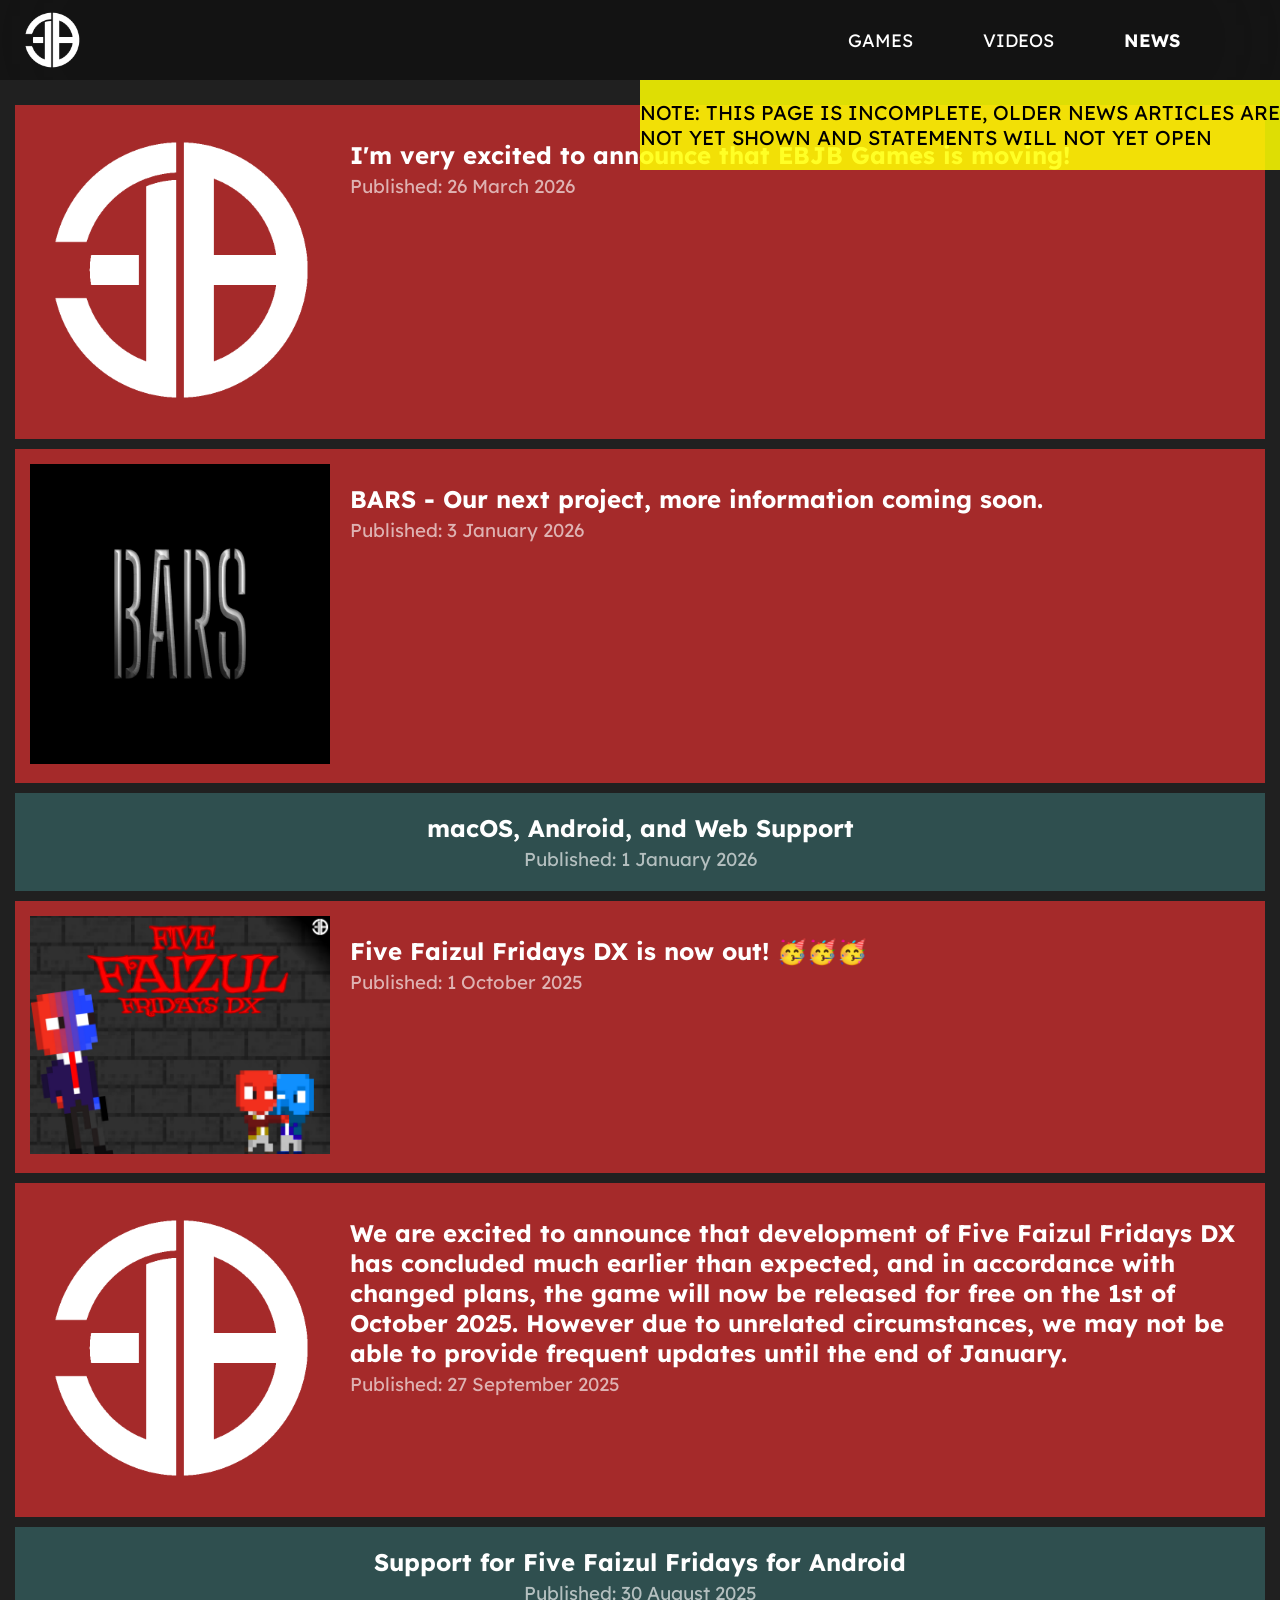
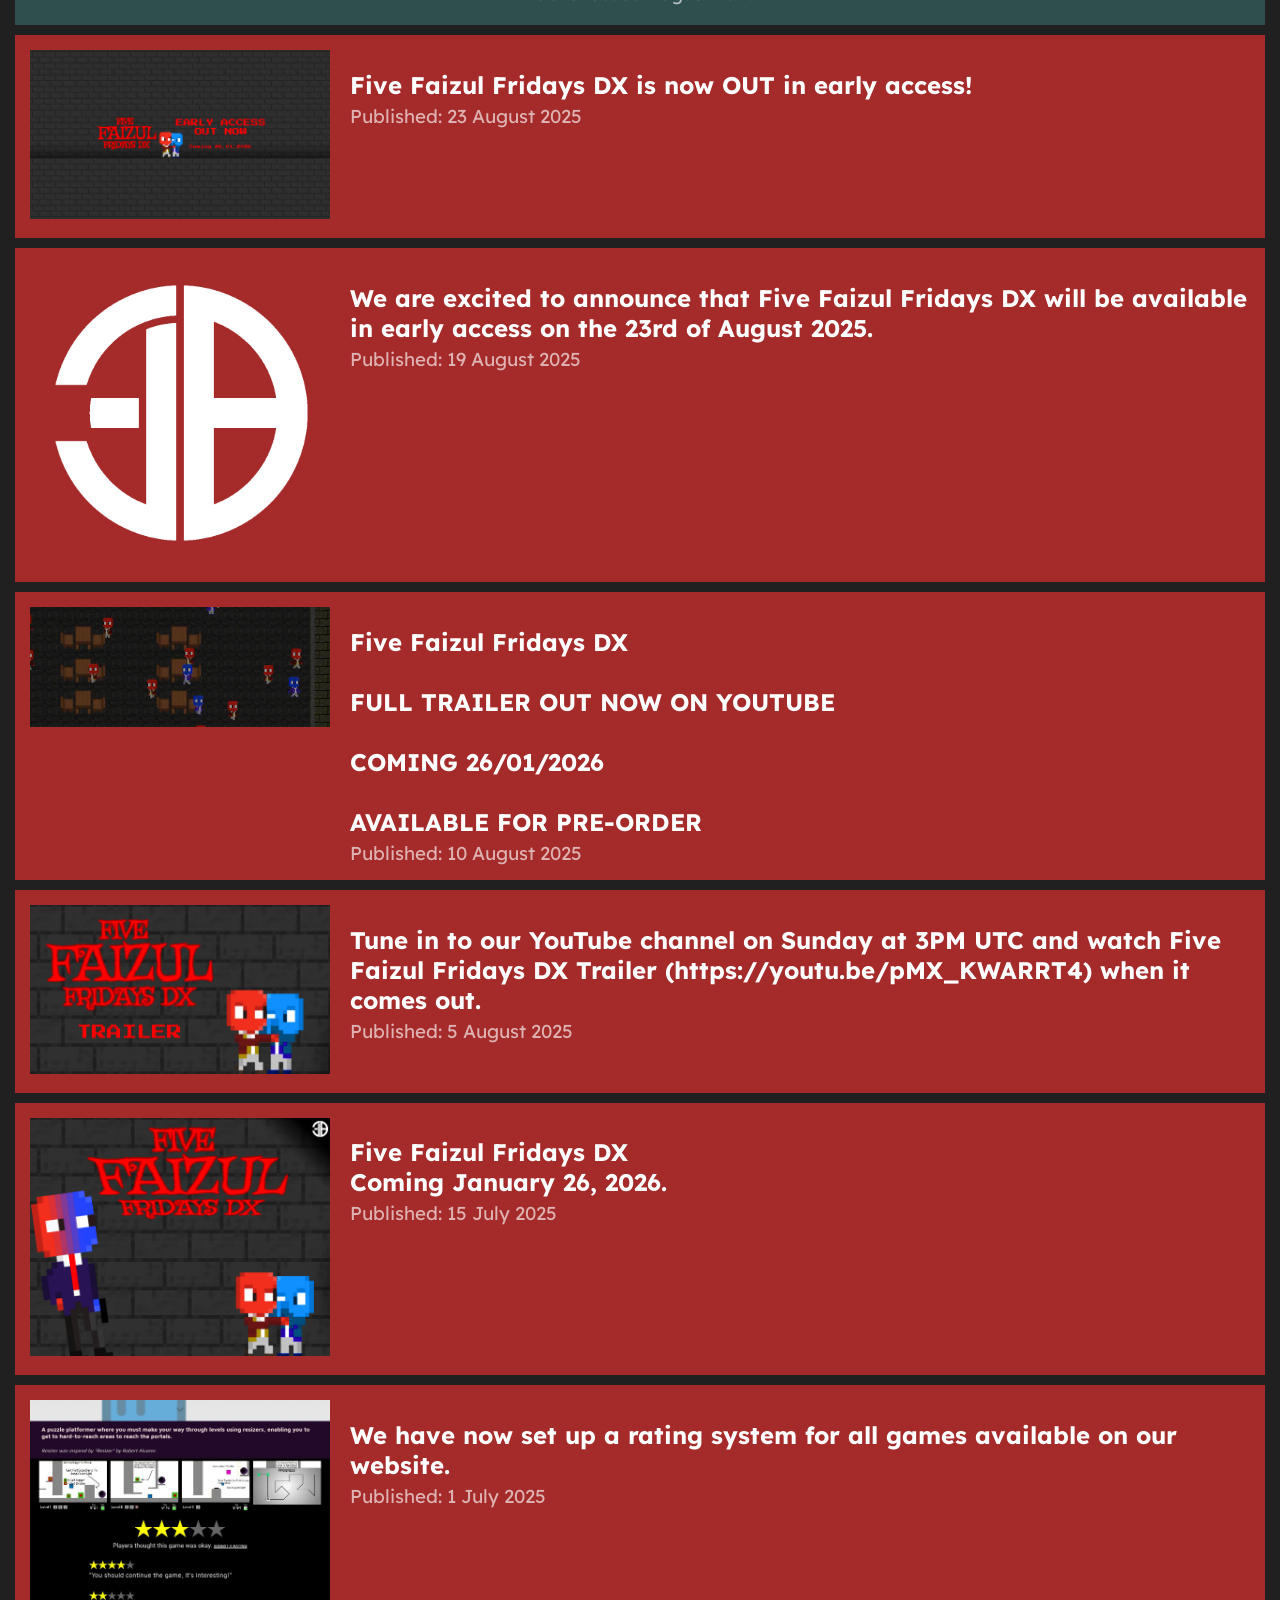
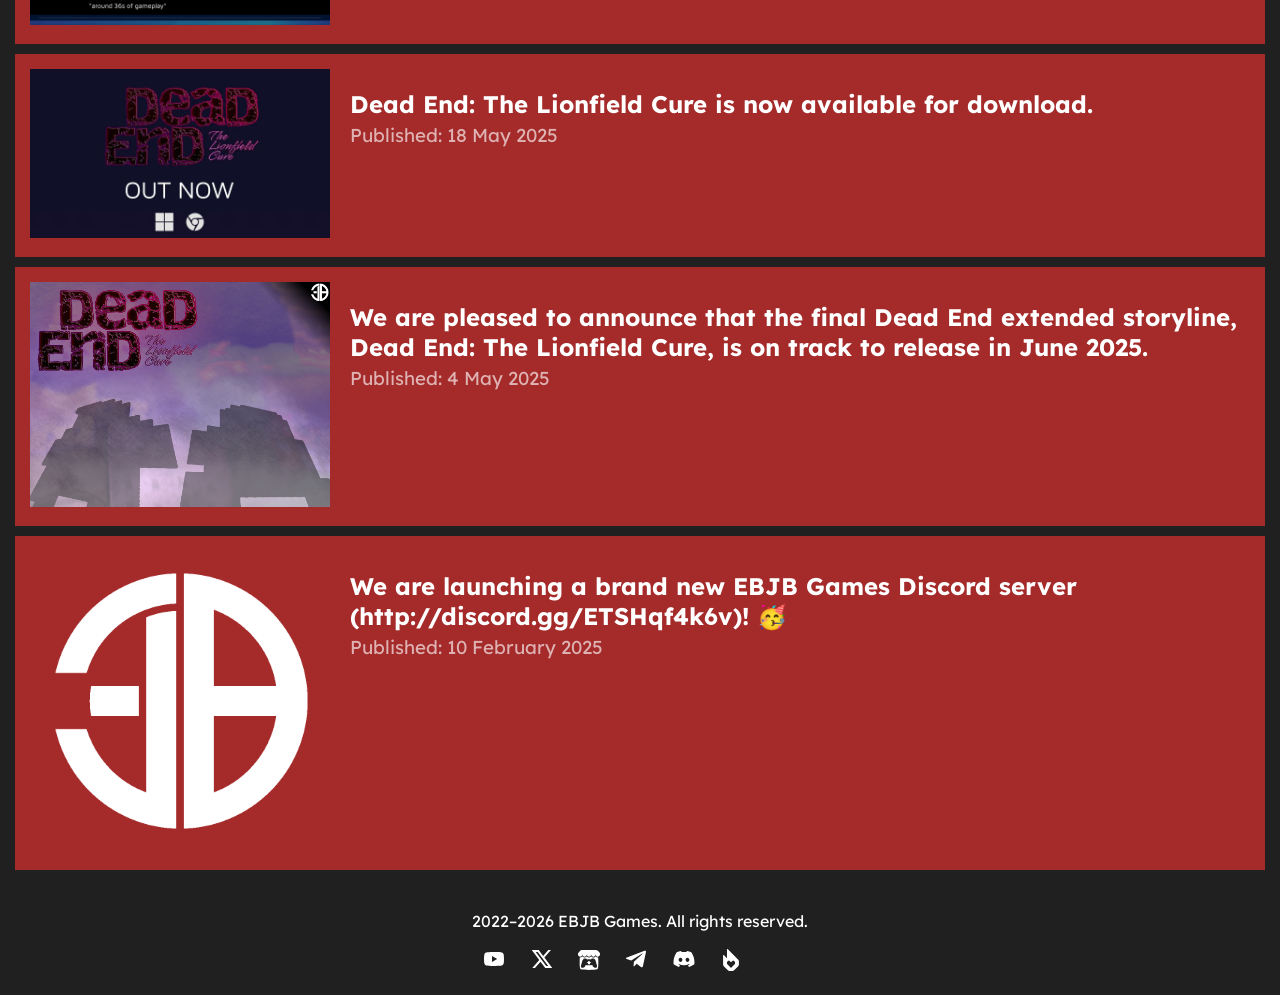
<file: news/index.html>
<!DOCTYPE html>
<html lang="en">
<head>
    <meta charset="UTF-8">
    <meta name="viewport" content="width=device-width, initial-scale=1.0">
    <link rel="stylesheet" href="/styles.css">
    <link rel="preconnect" href="https://fonts.googleapis.com">
    <link rel="preconnect" href="https://fonts.gstatic.com" crossorigin>
    <link href="https://fonts.googleapis.com/css2?family=Lexend:wght@100..900&display=swap" rel="stylesheet">
    <link rel="icon" type="image/x-icon" href="/images/EBJB Games 2025 Logo TRANSPARENT.png">
    <title>News • EBJB Games</title>
</head>
<body>
    <div style="height: 80px;"></div>
    <header>
        <nav class="navbar">
            <a href="/home">
                <img src="/images/EBJB Games 2025 Logo TRANSPARENT.png" alt="EBJB Games">
            </a>
            <ul>
                <li><a href="/games">GAMES</a></li>
                <li><a href="/videos">VIDEOS</a></li>
                <li><a href="/news"><b>NEWS</b></a></li>
            </ul>
        </nav>

        <div style="background-color: rgba(255, 255, 0, 0.856); position: fixed;">
            <p style="color: black; font-size: 20px;">NOTE: THIS PAGE IS INCOMPLETE, OLDER NEWS ARTICLES ARE NOT YET SHOWN AND STATEMENTS WILL NOT YET OPEN</p>
        </div>
    </header>

    <main>

        <div class="news">
            
            <a href="https://t.me/ebjbgames/109" target="_blank" rel="noopener noreferrer" class="article">
                <div>
                    <img src="/images/EBJB Games 2025 Logo TRANSPARENT.png">
                </div>
                <div>
                    <h2>I'm very excited to announce that EBJB Games is moving!</h3>
                        <h3>Published: 26 March  2026</h2>
                        </div>
                    </a>
                    
                    <a href="https://t.me/ebjbgames/106" target="_blank" rel="noopener noreferrer" class="article">
                        <div>
                            <img src="/images/news/photo_2026-01-03_13-53-22.jpg">
                        </div>
                        <div>
                            <h2>BARS - Our next project, more information coming soon.</h2>
                            <h3>Published: 3 January 2026</h3>
                        </div>
                    </a>
                    
                    <a href="/news/s/5" target="_blank" rel="noopener noreferrer" class="statement">
                        <h2>macOS, Android, and Web Support</h2>
                        <h3>Published: 1 January 2026</h3>
                    </a>
                    
                    <a href="https://t.me/ebjbgames/103" target="_blank" rel="noopener noreferrer" class="article">
                        <div>
                            <img src="/images/news/photo_2025-09-30_21-07-20.jpg">
                        </div>
                        <div>
                            <h2>Five Faizul Fridays DX is now out! 🥳🥳🥳</h2>
                            <h3>Published: 1 October 2025</h3>
                        </div>
                    </a>

                    <a href="https://t.me/ebjbgames/102" target="_blank" rel="noopener noreferrer" class="article">
                        <div>
                            <img src="/images/EBJB Games 2025 Logo TRANSPARENT.png">
                        </div>
                        <div>
                            <h2>We are excited to announce that development of Five Faizul Fridays DX has concluded much earlier than expected, and in accordance with changed plans, the game will now be released for free on the 1st of October 2025. However due to unrelated circumstances, we may not be able to provide frequent updates until the end of January.</h2>
                            <h3>Published: 27 September 2025</h3>
                        </div>
                    </a>

                    <a href="/news/s/4" target="_blank" rel="noopener noreferrer" class="statement">
                        <h2>Support for Five Faizul Fridays for Android</h2>
                        <h3>Published: 30 August 2025</h3>
                    </a>

                    <a href="https://t.me/ebjbgames/100" target="_blank" rel="noopener noreferrer" class="article">
                        <div>
                            <img src="/images/news/photo_2025-08-23_15-20-29.jpg">
                        </div>
                        <div>
                            <h2>Five Faizul Fridays DX is now OUT in early access!</h2>
                            <h3>Published: 23 August 2025</h3>
                        </div>
                    </a>

                    <a href="https://t.me/ebjbgames/99" target="_blank" rel="noopener noreferrer" class="article">
                        <div>
                            <img src="/images/EBJB Games 2025 Logo TRANSPARENT.png">
                        </div>
                        <div>
                            <h2>We are excited to announce that Five Faizul Fridays DX will be available in early access on the 23rd of August 2025.</h2>
                            <h3>Published: 19 August 2025</h3>
                        </div>
                    </a>

                    <a href="https://t.me/ebjbgames/98" target="_blank" rel="noopener noreferrer" class="article">
                        <div>
                            <img src="/images/news/FFFDX GB General.gif">
                        </div>
                        <div>
                            <h2>Five Faizul Fridays DX<br><br>FULL TRAILER OUT NOW ON YOUTUBE<br><br>COMING 26/01/2026<br><br>AVAILABLE FOR PRE-ORDER</h2>
                            <h3>Published: 10 August 2025</h3>
                        </div>
                    </a>

                    <a href="https://t.me/ebjbgames/96" target="_blank" rel="noopener noreferrer" class="article">
                        <div>
                            <img src="/images/vids/trailers/five-faizul-fridays-dx-trailer.jpg">
                        </div>
                        <div>
                            <h2>Tune in to our YouTube channel on Sunday at 3PM UTC and watch Five Faizul Fridays DX Trailer (https://youtu.be/pMX_KWARRT4) when it comes out.</h2>
                            <h3>Published: 5 August 2025</h3>
                        </div>
                    </a>

                    <a href="https://t.me/ebjbgames/93" target="_blank" rel="noopener noreferrer" class="article">
                        <div>
                            <img src="/images/covers/Five Faizul Fridays DX Standard Edition Poster.png">
                        </div>
                        <div>
                            <h2>Five Faizul Fridays DX<br>Coming January 26, 2026.</h2>
                            <h3>Published: 15 July 2025</h3>
                        </div>
                    </a>

                    <a href="https://t.me/ebjbgames/92" target="_blank" rel="noopener noreferrer" class="article">
                        <div>
                            <img src="/images/news/photo_2025-07-01_18-47-52.jpg">
                        </div>
                        <div>
                            <h2>We have now set up a rating system for all games available on our website.</h2>
                            <h3>Published: 1 July 2025</h3>
                        </div>
                    </a>

                    <a href="https://t.me/ebjbgames/90" target="_blank" rel="noopener noreferrer" class="article">
                        <div>
                            <img src="/images/vids/trailers/dead-end-the-lionfield-cure-out-now.jpg">
                        </div>
                        <div>
                            <h2>Dead End: The Lionfield Cure is now available for download.</h2>
                            <h3>Published: 18 May 2025</h3>
                        </div>
                    </a>

                    <a href="https://t.me/ebjbgames/89" target="_blank" rel="noopener noreferrer" class="article">
                        <div>
                            <img src="/images/covers/Dead End The Lionfield Cure Poster.png">
                        </div>
                        <div>
                            <h2>We are pleased to announce that the final Dead End extended storyline, Dead End: The Lionfield Cure, is on track to release in June 2025.</h2>
                            <h3>Published: 4 May 2025</h3>
                        </div>
                    </a>

                    <a href="https://t.me/ebjbgames/85" target="_blank" rel="noopener noreferrer" class="article">
                        <div>
                            <img src="/images/EBJB Games 2025 Logo TRANSPARENT.png">
                        </div>
                        <div>
                            <h2>We are launching a brand new EBJB Games Discord server (http://discord.gg/ETSHqf4k6v)! 🥳</h2>
                            <h3>Published: 10 February 2025</h3>
                        </div>
                    </a>


                </div>

    </main>

    <footer>
        <div class="footer">
            <p>2022–2026 EBJB Games. All rights reserved.</p>
            <div class="socials">
                <a href="https://www.youtube.com/@EBJBGames?sub_confirmation=1" target="_blank" rel="noopener noreferrer"> <!-- YOUTUBE -->
                    <svg xmlns="http://www.w3.org/2000/svg" width="24" height="24" viewBox="0 0 24 24"><path fill="currentColor" d="m10 15l5.19-3L10 9zm11.56-7.83c.13.47.22 1.1.28 1.9c.07.8.1 1.49.1 2.09L22 12c0 2.19-.16 3.8-.44 4.83c-.25.9-.83 1.48-1.73 1.73c-.47.13-1.33.22-2.65.28c-1.3.07-2.49.1-3.59.1L12 19c-4.19 0-6.8-.16-7.83-.44c-.9-.25-1.48-.83-1.73-1.73c-.13-.47-.22-1.1-.28-1.9c-.07-.8-.1-1.49-.1-2.09L2 12c0-2.19.16-3.8.44-4.83c.25-.9.83-1.48 1.73-1.73c.47-.13 1.33-.22 2.65-.28c1.3-.07 2.49-.1 3.59-.1L12 5c4.19 0 6.8.16 7.83.44c.9.25 1.48.83 1.73 1.73"/></svg>
                </a>

                <a href="https://www.x.com/@EBJBGames" target="_blank" rel="noopener noreferrer"> <!-- X / TWITTER -->
                    <svg xmlns="http://www.w3.org/2000/svg" width="24" height="24" viewBox="0 0 24 24"><path fill="currentColor" d="M10.488 14.651L15.25 21h7l-7.858-10.478L20.93 3h-2.65l-5.117 5.886L8.75 3h-7l7.51 10.015L2.32 21h2.65zM16.25 19L5.75 5h2l10.5 14z"/></svg>
                </a>

                <a href="https://ebjb.itch.io" target="_blank" rel="noopener noreferrer"> <!-- ITCH -->
                    <svg xmlns="http://www.w3.org/2000/svg" width="22" height="22" viewBox="0 0 32 32"><path fill="currentColor" d="M4.172 1.787C2.776 2.615.027 5.771 0 6.599v1.375c0 1.735 1.625 3.267 3.099 3.267c1.771 0 3.251-1.469 3.251-3.213c0 1.744 1.421 3.213 3.197 3.213c1.771 0 3.151-1.469 3.151-3.213c0 1.744 1.516 3.213 3.287 3.213h.032c1.776 0 3.291-1.469 3.291-3.213c0 1.744 1.381 3.213 3.152 3.213s3.197-1.469 3.197-3.213c0 1.744 1.475 3.213 3.245 3.213c1.479 0 3.104-1.532 3.104-3.267V6.599c-.032-.828-2.776-3.984-4.177-4.812c-4.339-.156-7.344-.183-11.823-.183c-4.484.005-10.593.073-11.828.183zm8.505 8.634a3.7 3.7 0 0 1-.625.797v.005a3.73 3.73 0 0 1-2.599 1.057a3.7 3.7 0 0 1-2.599-1.063a3.4 3.4 0 0 1-.6-.787c-.167.297-.4.552-.645.787A3.7 3.7 0 0 1 3.01 12.28h-.005a1.1 1.1 0 0 1-.349-.073a55 55 0 0 0-.224 3.937v.005c-.005.527-.005.953-.011 1.552c.032 3.115-.307 10.089 1.376 11.803c2.604.604 7.396.88 12.197.885h.005c4.807-.005 9.593-.281 12.197-.885c1.683-1.713 1.344-8.688 1.376-11.803c-.005-.599-.005-1.025-.011-1.552v-.005a52 52 0 0 0-.224-3.937a1 1 0 0 1-.349.073h-.005a3.7 3.7 0 0 1-2.599-1.063h.005c-.245-.235-.479-.489-.645-.787h-.005a3.4 3.4 0 0 1-.595.787a3.71 3.71 0 0 1-5.198 0a3.6 3.6 0 0 1-.615-.787l-.011-.016c-.172.308-.380.573-.615.803a3.7 3.7 0 0 1-2.599 1.063h-.005q-.048.001-.104-.005q-.054.006-.109.005h-.005a3.7 3.7 0 0 1-2.593-1.063a3.4 3.4 0 0 1-.609-.787l-.011-.016zm-2.672 3.454c1.057.005 1.995 0 3.161 1.271c.916-.093 1.875-.14 2.833-.14s1.917.047 2.833.14c1.167-1.271 2.104-1.271 3.161-1.271h.005c.5 0 2.5 0 3.891 3.912l1.495 5.369c1.109 3.995-.355 4.095-2.177 4.095c-2.708-.1-4.208-2.068-4.208-4.037c-1.5.251-3.251.371-5 .371s-3.5-.12-4.995-.371c0 1.969-1.5 3.937-4.208 4.037c-1.828-.005-3.292-.1-2.183-4.095l1.495-5.369c1.396-3.912 3.396-3.912 3.896-3.912zM16 16.953c-.005 0-2.849 2.62-3.364 3.547l1.864-.073v1.625c0 .079.751.047 1.5.011c.749.036 1.495.068 1.495-.011v-1.625l1.869.073C18.849 19.573 16 16.953 16 16.953"/></svg>
                </a>

                <a href="https://t.me/EBJBGames" target="_blank" rel="noopener noreferrer"> <!-- TELEGRAM -->
                    <svg xmlns="http://www.w3.org/2000/svg" width="24" height="24" viewBox="0 0 24 24"><path fill="currentColor" d="m21.936 5.17l-3.03 14.185c-.226.999-.806 1.224-1.644.773l-4.545-3.352l-2.225 2.127c-.225.226-.451.452-.967.452l.355-4.675l8.478-7.704c.354-.355-.097-.484-.548-.193l-10.541 6.64l-4.546-1.386c-.999-.322-.999-1 .226-1.45L20.614 3.72c.87-.258 1.612.194 1.322 1.45"/></svg>
                </a>

                <a href="https://discord.com/invite/ETSHqf4k6v" target="_blank" rel="noopener noreferrer"> <!-- DISCORD -->
                    <svg xmlns="http://www.w3.org/2000/svg" width="24" height="24" viewBox="0 0 24 24"><path fill="currentColor" d="M19.27 5.33C17.94 4.71 16.5 4.26 15 4a.1.1 0 0 0-.07.03c-.18.33-.39.76-.53 1.09a16.1 16.1 0 0 0-4.8 0c-.14-.34-.35-.76-.54-1.09c-.01-.02-.04-.03-.07-.03c-1.5.26-2.93.71-4.27 1.33c-.01 0-.02.01-.03.02c-2.72 4.07-3.47 8.03-3.1 11.95c0 .02.01.04.03.05c1.8 1.32 3.53 2.12 5.24 2.65c.03.01.06 0 .07-.02c.4-.55.76-1.13 1.07-1.74c.02-.04 0-.08-.04-.09c-.57-.22-1.11-.48-1.64-.78c-.04-.02-.04-.08-.01-.11c.11-.08.22-.17.33-.25c.02-.02.05-.02.07-.01c3.44 1.57 7.15 1.57 10.55 0c.02-.01.05-.01.07.01c.11.09.22.17.33.26c.04.03.04.09-.01.11c-.52.31-1.07.56-1.64.78c-.04.01-.05.06-.04.09c.32.61.68 1.19 1.07 1.74c.03.01.06.02.09.01c1.72-.53 3.45-1.33 5.25-2.65c.02-.01.03-.03.03-.05c.44-4.53-.73-8.46-3.1-11.95c-.01-.01-.02-.02-.04-.02M8.52 14.91c-1.03 0-1.89-.95-1.89-2.12s.84-2.12 1.89-2.12c1.06 0 1.9.96 1.89 2.12c0 1.17-.84 2.12-1.89 2.12m6.97 0c-1.03 0-1.89-.95-1.89-2.12s.84-2.12 1.89-2.12c1.06 0 1.9.96 1.89 2.12c0 1.17-.83 2.12-1.89 2.12"/></svg>
                </a>

                <a href="https://ebjb.fandom.com" target="_blank" rel="noopener noreferrer"> <!-- FANDOM -->
                    <svg xmlns="http://www.w3.org/2000/svg" width="22" height="22" viewBox="0 0 24 24"><path fill="currentColor" d="M8.123.008a.43.43 0 0 0-.512.42v9.746L4.104 6.666a.432.432 0 0 0-.66.064a.43.43 0 0 0-.071.239v10.064a2.4 2.4 0 0 0 .701 1.694l4.565 4.57a2.4 2.4 0 0 0 1.693.703h3.34a2.4 2.4 0 0 0 1.691-.701l4.565-4.572a2.4 2.4 0 0 0 .699-1.694V13.41a2.4 2.4 0 0 0-.7-1.693L8.343.125a.43.43 0 0 0-.219-.117zM9.646 12.51a.72.72 0 0 1 .508.21l1.848 1.85l1.844-1.85a.714.714 0 0 1 1.015 0l1.32 1.321a.72.72 0 0 1 .212.508v1.406a.72.72 0 0 1-.21.508l-3.68 3.7a.72.72 0 0 1-1.019 0l-3.668-3.7a.72.72 0 0 1-.209-.506v-1.408a.7.7 0 0 1 .211-.506l1.32-1.322a.7.7 0 0 1 .508-.211"/></svg>
                </a>
            </div>
            <div class="return_home">
                <a href="/home">
                    <h2 style="text-align: center;">Home</h2>
                </a>
            </div>
        </div>
    </footer>
</body>
</html>
</file>
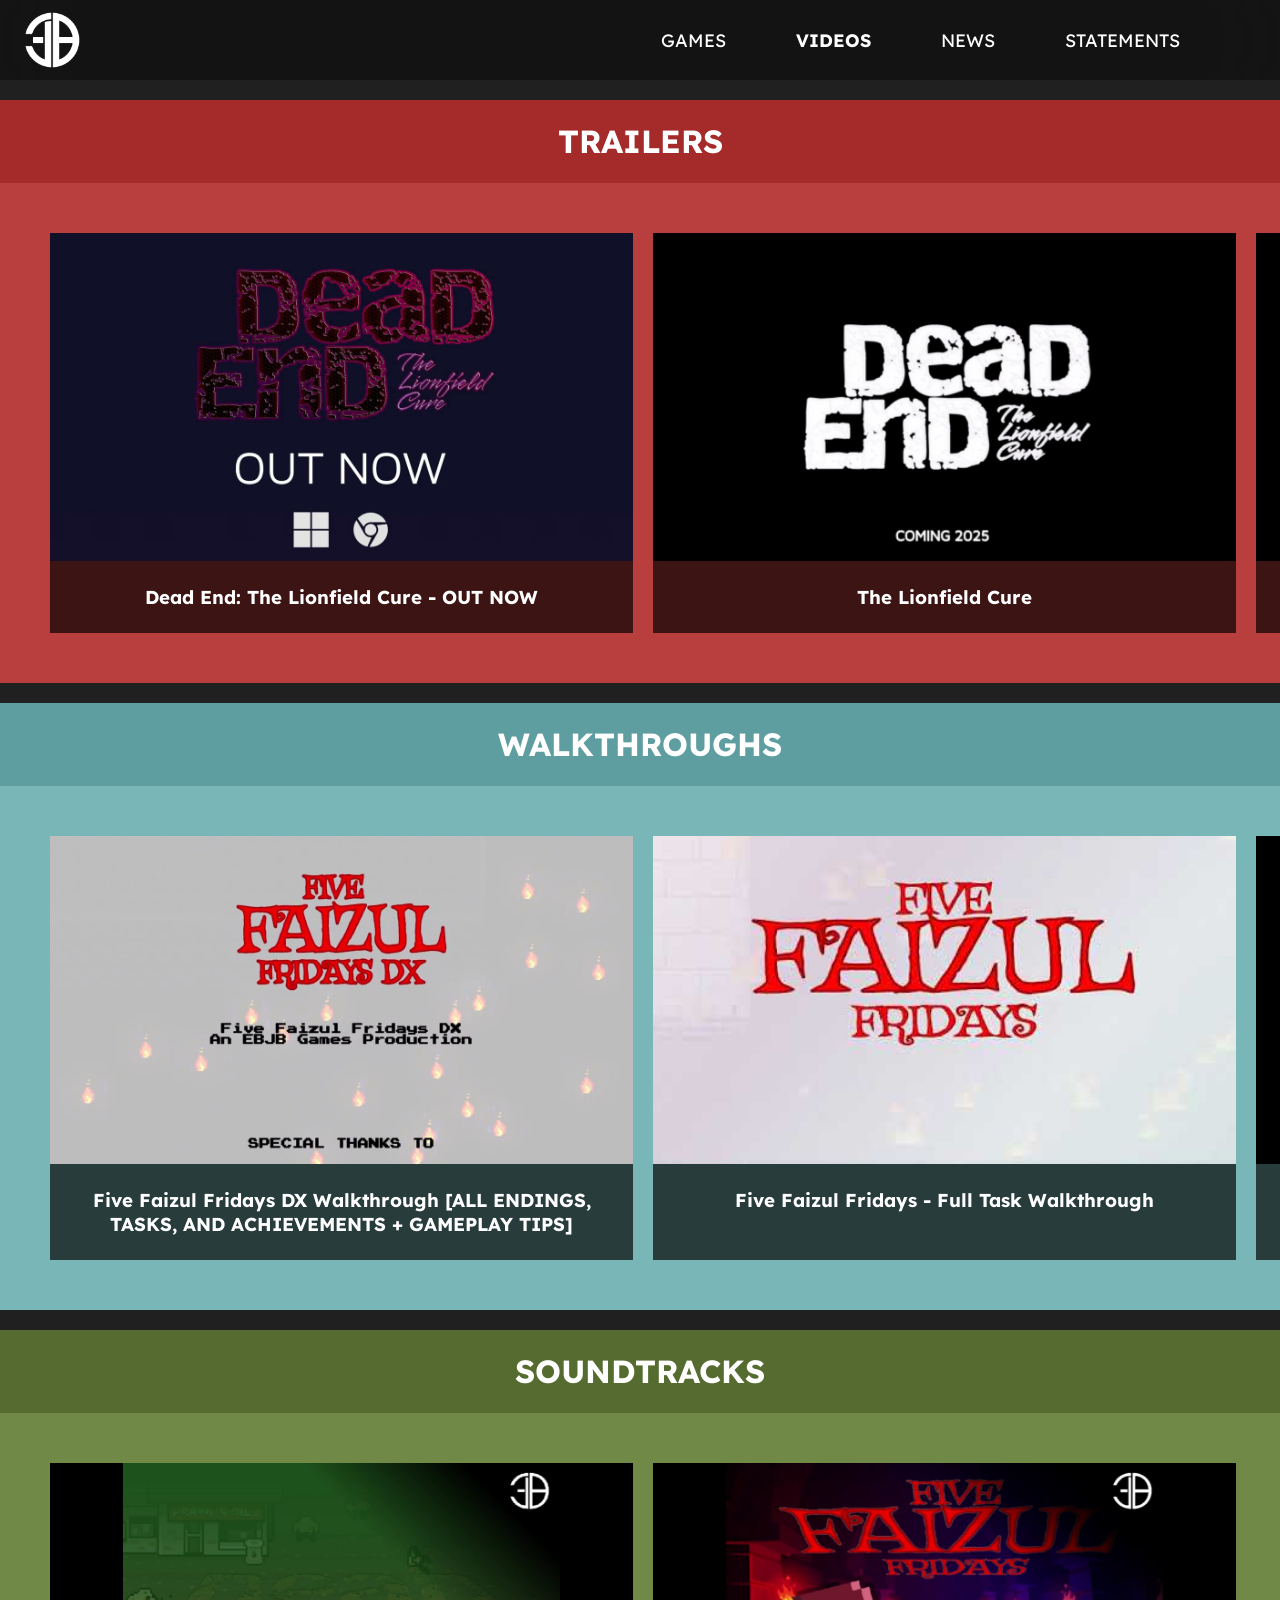
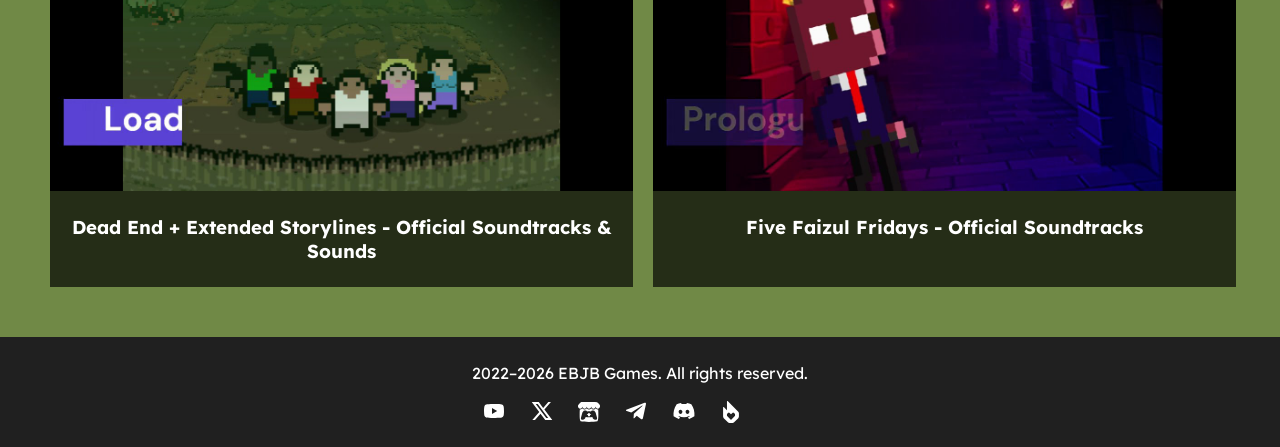
<file: videos/index.html>
<!DOCTYPE html>
<html lang="en">
<head>
    <meta charset="UTF-8">
    <meta name="viewport" content="width=device-width, initial-scale=1.0">
    <link rel="stylesheet" href="/styles.css">
    <link rel="preconnect" href="https://fonts.googleapis.com">
    <link rel="preconnect" href="https://fonts.gstatic.com" crossorigin>
    <link href="https://fonts.googleapis.com/css2?family=Lexend:wght@100..900&display=swap" rel="stylesheet">
    <link rel="icon" type="image/x-icon" href="/images/EBJB Games 2025 Logo TRANSPARENT.png">
    <title>Videos • EBJB Games</title>
</head>
<body>
    <div style="height: 80px;"></div>
    <header>
        <nav class="navbar">
            <a href="/home">
                <img src="/images/EBJB Games 2025 Logo TRANSPARENT.png" alt="EBJB Games">
            </a>
            <ul>
                <li><a href="/games">GAMES</a></li>
                <li><a href="/videos"><b>VIDEOS</b></a></li>
                <li><a href="/news">NEWS</a></li>
                <li><a href="/statements">STATEMENTS</a></li>
            </ul>
        </nav>
    </header>

    <main>

        <div class="vidspage">

            <div id="trailers" style="background-color: brown; margin-bottom: 10px; margin-top: 10px;">
                <div>
                    <h1>TRAILERS</h1>
                </div>
                <div class="hscrollable" style="background-color: rgb(185, 62, 62); scrollbar-color: white transparent; padding: 40px;">
                    
                    <a href="https://www.youtube.com/watch?v=PzcI3TgiAZc" target="_blank" rel="noopener noreferrer" class="video">
                        <img src="/images/vids/trailers/dead-end-the-lionfield-cure-out-now.jpg">
                        <div>
                            <h3>Dead End: The Lionfield Cure - OUT NOW</h3>
                        </div>
                    </a>

                    <a href="https://www.youtube.com/watch?v=0kwElT2AcLM" target="_blank" rel="noopener noreferrer" class="video">
                        <img src="/images/vids/trailers/the-lionfield-cure.jpg">
                        <div>
                            <h3>The Lionfield Cure</h3>
                        </div>
                    </a>

                    <a href="https://www.youtube.com/watch?v=_CMYqILhu6Y" target="_blank" rel="noopener noreferrer" class="video">
                        <img src="/images/vids/trailers/dead-end-the-fugitive-out-now.jpg">
                        <div>
                            <h3>Dead End: The Fugitive - OUT NOW</h3>
                        </div>
                    </a>

                    <a href="https://www.youtube.com/watch?v=WxTHd1a4nGA" target="_blank" rel="noopener noreferrer" class="video">
                        <img src="/images/vids/trailers/dead-end-the-official-trailer.jpg">
                        <div>
                            <h3>Dead End - The Official Trailer</h3>
                        </div>
                    </a>

                    <a href="https://www.youtube.com/watch?v=Bh3elOuRZxs" target="_blank" rel="noopener noreferrer" class="video">
                        <img src="/images/vids/trailers/five-faizul-fridays-now-on-android.jpg">
                        <div>
                            <h3>Five Faizul Fridays - Now on Android!</h3>
                        </div>
                    </a>

                    <a href="https://www.youtube.com/watch?v=LQ3O3JuwbzQ" target="_blank" rel="noopener noreferrer" class="video">
                        <img src="/images/vids/trailers/dead-end-the-teaser-trailer.jpg">
                        <div>
                            <h3>Dead End - The Teaser Trailer</h3>
                        </div>
                    </a>
                    
                    <a href="https://www.youtube.com/watch?v=Bh3elOuRZxs" target="_blank" rel="noopener noreferrer" class="video">
                        <img src="/images/vids/trailers/five-faizul-fridays-trailer.jpg">
                        <div>
                            <h3>Five Faizul Fridays Trailer</h3>
                        </div>
                    </a>

                </div>
            </div>

            <div id="trailers" style="background-color: cadetblue; margin-bottom: 10px; margin-top: 10px;">
                <div>
                    <h1>WALKTHROUGHS</h1>
                </div>
                <div class="hscrollable" style="background-color: rgb(121, 182, 184); scrollbar-color: white transparent; padding: 40px;">
                    
                    <a href="https://www.youtube.com/watch?v=ZCGlMQ7t0Zw" target="_blank" rel="noopener noreferrer" class="video">
                        <img src="/images/vids/walkthroughs/fffdx.jpg">
                        <div>
                            <h3>Five Faizul Fridays DX Walkthrough [ALL ENDINGS, TASKS, AND ACHIEVEMENTS + GAMEPLAY TIPS]</h3>
                        </div>
                    </a>

                    <a href="https://youtu.be/N-uE6K_Vdrg" target="_blank" rel="noopener noreferrer" class="video">
                        <img src="/images/vids/walkthroughs/fff.jpg">
                        <div>
                            <h3>Five Faizul Fridays - Full Task Walkthrough</h3>
                        </div>
                    </a>

                    <a href="https://www.youtube.com/watch?v=LXetM2wov_Q" target="_blank" rel="noopener noreferrer" class="video">
                        <img src="/images/vids/walkthroughs/pigeon-puller-full-walkthrough.jpg">
                        <div>
                            <h3>Pigeon Puller Full Walkthrough</h3>
                        </div>
                    </a>
                    

                </div>
            </div>

            <div id="trailers" style="background-color: darkolivegreen; margin-bottom: 10px; margin-top: 10px;">
                <div>
                    <h1>SOUNDTRACKS</h1>
                </div>
                <div class="hscrollable" style="background-color: rgb(112, 137, 70); scrollbar-color: white transparent; padding: 40px;">
                    
                    <a href="https://www.youtube.com/watch?v=TwjGnm8sL7Q" target="_blank" rel="noopener noreferrer" class="video">
                        <img src="/images/vids/soundtracks/de.jpg">
                        <div>
                            <h3>Dead End + Extended Storylines - Official Soundtracks & Sounds</h3>
                        </div>
                    </a>

                    <a href="https://www.youtube.com/watch?v=S4rl9snj2dA" target="_blank" rel="noopener noreferrer" class="video">
                        <img src="/images/vids/soundtracks/fff.jpg">
                        <div>
                            <h3>Five Faizul Fridays - Official Soundtracks</h3>
                        </div>
                    </a>
       
                </div>
            </div>

        </div>

    </main>
    <footer>
        <div class="footer">
            <p>2022–2026 EBJB Games. All rights reserved.</p>
            <div class="socials">
                <a href="https://www.youtube.com/@EBJBGames?sub_confirmation=1" target="_blank" rel="noopener noreferrer"> <!-- YOUTUBE -->
                    <svg xmlns="http://www.w3.org/2000/svg" width="24" height="24" viewBox="0 0 24 24"><path fill="currentColor" d="m10 15l5.19-3L10 9zm11.56-7.83c.13.47.22 1.1.28 1.9c.07.8.1 1.49.1 2.09L22 12c0 2.19-.16 3.8-.44 4.83c-.25.9-.83 1.48-1.73 1.73c-.47.13-1.33.22-2.65.28c-1.3.07-2.49.1-3.59.1L12 19c-4.19 0-6.8-.16-7.83-.44c-.9-.25-1.48-.83-1.73-1.73c-.13-.47-.22-1.1-.28-1.9c-.07-.8-.1-1.49-.1-2.09L2 12c0-2.19.16-3.8.44-4.83c.25-.9.83-1.48 1.73-1.73c.47-.13 1.33-.22 2.65-.28c1.3-.07 2.49-.1 3.59-.1L12 5c4.19 0 6.8.16 7.83.44c.9.25 1.48.83 1.73 1.73"/></svg>
                </a>

                <a href="https://www.x.com/@EBJBGames" target="_blank" rel="noopener noreferrer"> <!-- X / TWITTER -->
                    <svg xmlns="http://www.w3.org/2000/svg" width="24" height="24" viewBox="0 0 24 24"><path fill="currentColor" d="M10.488 14.651L15.25 21h7l-7.858-10.478L20.93 3h-2.65l-5.117 5.886L8.75 3h-7l7.51 10.015L2.32 21h2.65zM16.25 19L5.75 5h2l10.5 14z"/></svg>
                </a>

                <a href="https://ebjb.itch.io" target="_blank" rel="noopener noreferrer"> <!-- ITCH -->
                    <svg xmlns="http://www.w3.org/2000/svg" width="22" height="22" viewBox="0 0 32 32"><path fill="currentColor" d="M4.172 1.787C2.776 2.615.027 5.771 0 6.599v1.375c0 1.735 1.625 3.267 3.099 3.267c1.771 0 3.251-1.469 3.251-3.213c0 1.744 1.421 3.213 3.197 3.213c1.771 0 3.151-1.469 3.151-3.213c0 1.744 1.516 3.213 3.287 3.213h.032c1.776 0 3.291-1.469 3.291-3.213c0 1.744 1.381 3.213 3.152 3.213s3.197-1.469 3.197-3.213c0 1.744 1.475 3.213 3.245 3.213c1.479 0 3.104-1.532 3.104-3.267V6.599c-.032-.828-2.776-3.984-4.177-4.812c-4.339-.156-7.344-.183-11.823-.183c-4.484.005-10.593.073-11.828.183zm8.505 8.634a3.7 3.7 0 0 1-.625.797v.005a3.73 3.73 0 0 1-2.599 1.057a3.7 3.7 0 0 1-2.599-1.063a3.4 3.4 0 0 1-.6-.787c-.167.297-.4.552-.645.787A3.7 3.7 0 0 1 3.01 12.28h-.005a1.1 1.1 0 0 1-.349-.073a55 55 0 0 0-.224 3.937v.005c-.005.527-.005.953-.011 1.552c.032 3.115-.307 10.089 1.376 11.803c2.604.604 7.396.88 12.197.885h.005c4.807-.005 9.593-.281 12.197-.885c1.683-1.713 1.344-8.688 1.376-11.803c-.005-.599-.005-1.025-.011-1.552v-.005a52 52 0 0 0-.224-3.937a1 1 0 0 1-.349.073h-.005a3.7 3.7 0 0 1-2.599-1.063h.005c-.245-.235-.479-.489-.645-.787h-.005a3.4 3.4 0 0 1-.595.787a3.71 3.71 0 0 1-5.198 0a3.6 3.6 0 0 1-.615-.787l-.011-.016c-.172.308-.380.573-.615.803a3.7 3.7 0 0 1-2.599 1.063h-.005q-.048.001-.104-.005q-.054.006-.109.005h-.005a3.7 3.7 0 0 1-2.593-1.063a3.4 3.4 0 0 1-.609-.787l-.011-.016zm-2.672 3.454c1.057.005 1.995 0 3.161 1.271c.916-.093 1.875-.14 2.833-.14s1.917.047 2.833.14c1.167-1.271 2.104-1.271 3.161-1.271h.005c.5 0 2.5 0 3.891 3.912l1.495 5.369c1.109 3.995-.355 4.095-2.177 4.095c-2.708-.1-4.208-2.068-4.208-4.037c-1.5.251-3.251.371-5 .371s-3.5-.12-4.995-.371c0 1.969-1.5 3.937-4.208 4.037c-1.828-.005-3.292-.1-2.183-4.095l1.495-5.369c1.396-3.912 3.396-3.912 3.896-3.912zM16 16.953c-.005 0-2.849 2.62-3.364 3.547l1.864-.073v1.625c0 .079.751.047 1.5.011c.749.036 1.495.068 1.495-.011v-1.625l1.869.073C18.849 19.573 16 16.953 16 16.953"/></svg>
                </a>

                <a href="https://t.me/EBJBGames" target="_blank" rel="noopener noreferrer"> <!-- TELEGRAM -->
                    <svg xmlns="http://www.w3.org/2000/svg" width="24" height="24" viewBox="0 0 24 24"><path fill="currentColor" d="m21.936 5.17l-3.03 14.185c-.226.999-.806 1.224-1.644.773l-4.545-3.352l-2.225 2.127c-.225.226-.451.452-.967.452l.355-4.675l8.478-7.704c.354-.355-.097-.484-.548-.193l-10.541 6.64l-4.546-1.386c-.999-.322-.999-1 .226-1.45L20.614 3.72c.87-.258 1.612.194 1.322 1.45"/></svg>
                </a>

                <a href="https://discord.com/invite/ETSHqf4k6v" target="_blank" rel="noopener noreferrer"> <!-- DISCORD -->
                    <svg xmlns="http://www.w3.org/2000/svg" width="24" height="24" viewBox="0 0 24 24"><path fill="currentColor" d="M19.27 5.33C17.94 4.71 16.5 4.26 15 4a.1.1 0 0 0-.07.03c-.18.33-.39.76-.53 1.09a16.1 16.1 0 0 0-4.8 0c-.14-.34-.35-.76-.54-1.09c-.01-.02-.04-.03-.07-.03c-1.5.26-2.93.71-4.27 1.33c-.01 0-.02.01-.03.02c-2.72 4.07-3.47 8.03-3.1 11.95c0 .02.01.04.03.05c1.8 1.32 3.53 2.12 5.24 2.65c.03.01.06 0 .07-.02c.4-.55.76-1.13 1.07-1.74c.02-.04 0-.08-.04-.09c-.57-.22-1.11-.48-1.64-.78c-.04-.02-.04-.08-.01-.11c.11-.08.22-.17.33-.25c.02-.02.05-.02.07-.01c3.44 1.57 7.15 1.57 10.55 0c.02-.01.05-.01.07.01c.11.09.22.17.33.26c.04.03.04.09-.01.11c-.52.31-1.07.56-1.64.78c-.04.01-.05.06-.04.09c.32.61.68 1.19 1.07 1.74c.03.01.06.02.09.01c1.72-.53 3.45-1.33 5.25-2.65c.02-.01.03-.03.03-.05c.44-4.53-.73-8.46-3.1-11.95c-.01-.01-.02-.02-.04-.02M8.52 14.91c-1.03 0-1.89-.95-1.89-2.12s.84-2.12 1.89-2.12c1.06 0 1.9.96 1.89 2.12c0 1.17-.84 2.12-1.89 2.12m6.97 0c-1.03 0-1.89-.95-1.89-2.12s.84-2.12 1.89-2.12c1.06 0 1.9.96 1.89 2.12c0 1.17-.83 2.12-1.89 2.12"/></svg>
                </a>

                <a href="https://ebjb.fandom.com" target="_blank" rel="noopener noreferrer"> <!-- FANDOM -->
                    <svg xmlns="http://www.w3.org/2000/svg" width="22" height="22" viewBox="0 0 24 24"><path fill="currentColor" d="M8.123.008a.43.43 0 0 0-.512.42v9.746L4.104 6.666a.432.432 0 0 0-.66.064a.43.43 0 0 0-.071.239v10.064a2.4 2.4 0 0 0 .701 1.694l4.565 4.57a2.4 2.4 0 0 0 1.693.703h3.34a2.4 2.4 0 0 0 1.691-.701l4.565-4.572a2.4 2.4 0 0 0 .699-1.694V13.41a2.4 2.4 0 0 0-.7-1.693L8.343.125a.43.43 0 0 0-.219-.117zM9.646 12.51a.72.72 0 0 1 .508.21l1.848 1.85l1.844-1.85a.714.714 0 0 1 1.015 0l1.32 1.321a.72.72 0 0 1 .212.508v1.406a.72.72 0 0 1-.21.508l-3.68 3.7a.72.72 0 0 1-1.019 0l-3.668-3.7a.72.72 0 0 1-.209-.506v-1.408a.7.7 0 0 1 .211-.506l1.32-1.322a.7.7 0 0 1 .508-.211"/></svg>
                </a>
            </div>
            <div class="return_home">
                <a href="/home">
                    <h2 style="text-align: center;">Home</h2>
                </a>
            </div>
        </div>
    </footer>
</body>
</html>
</file>
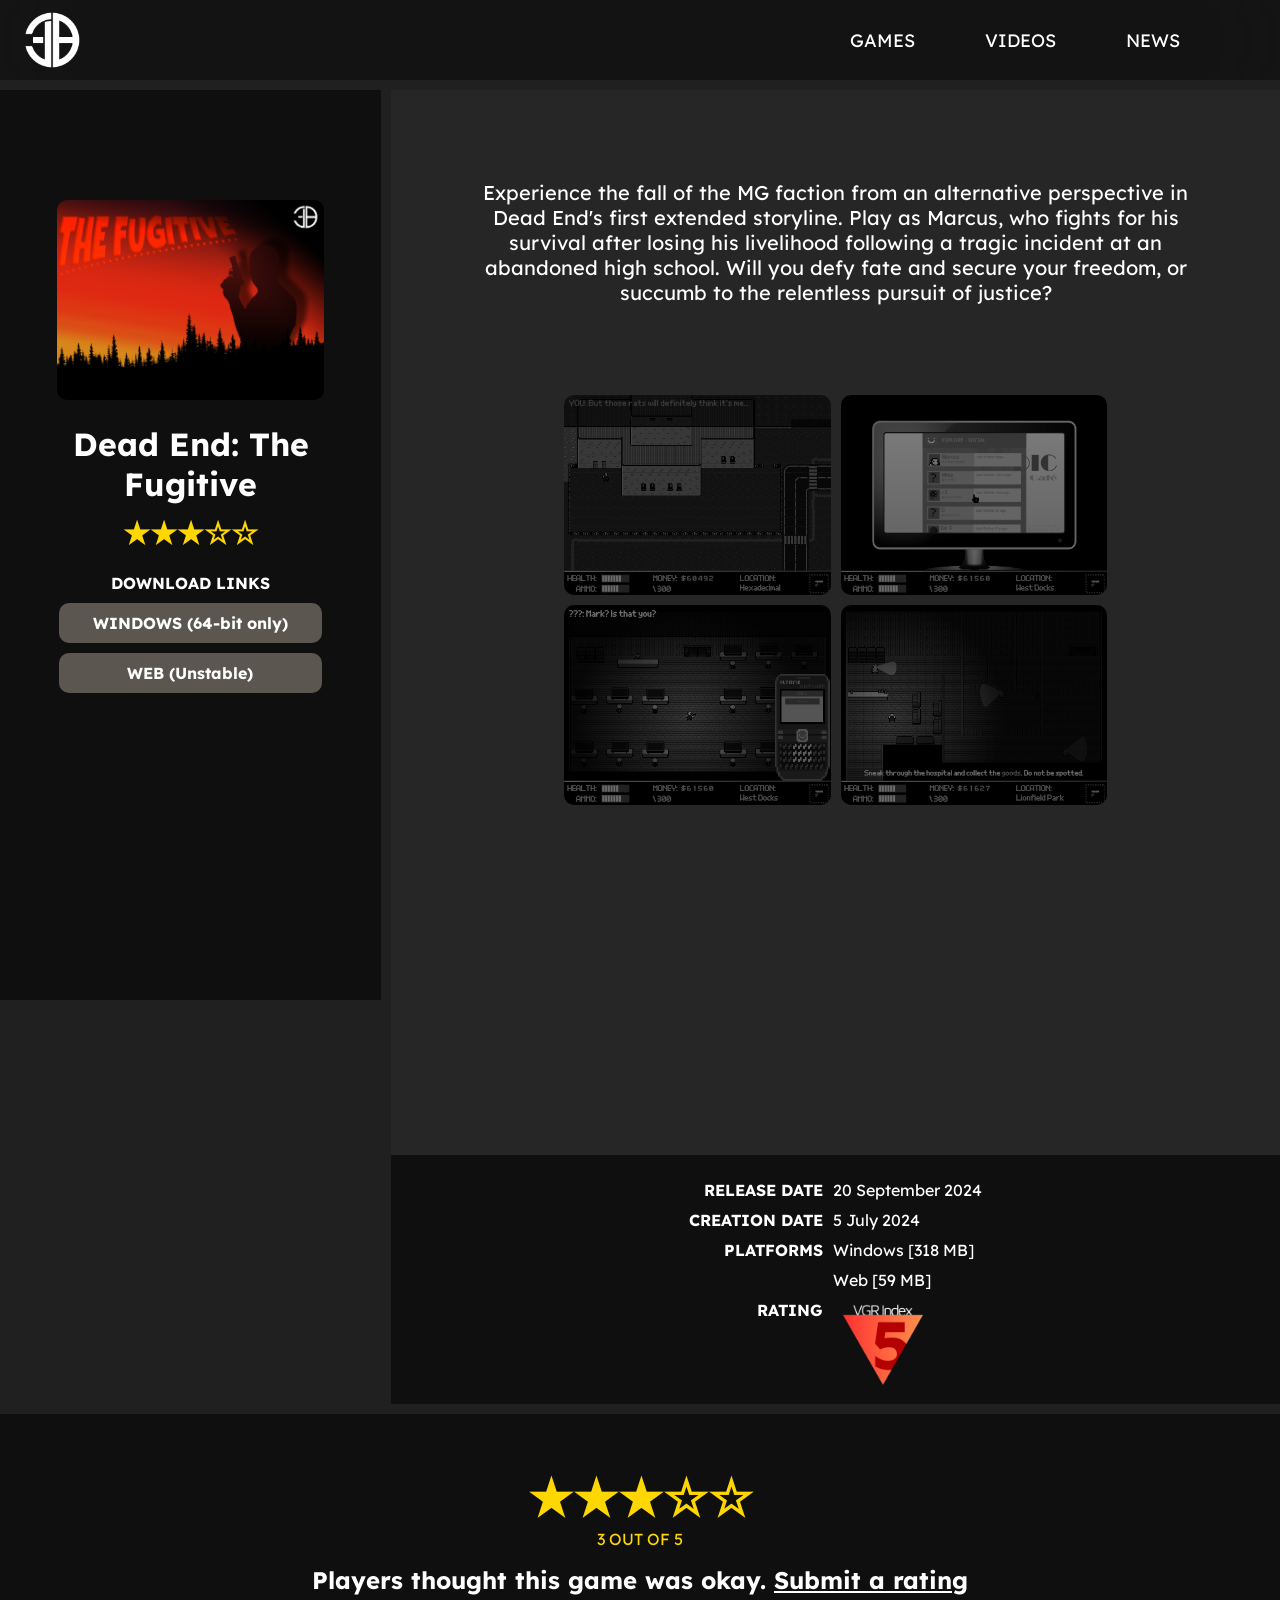
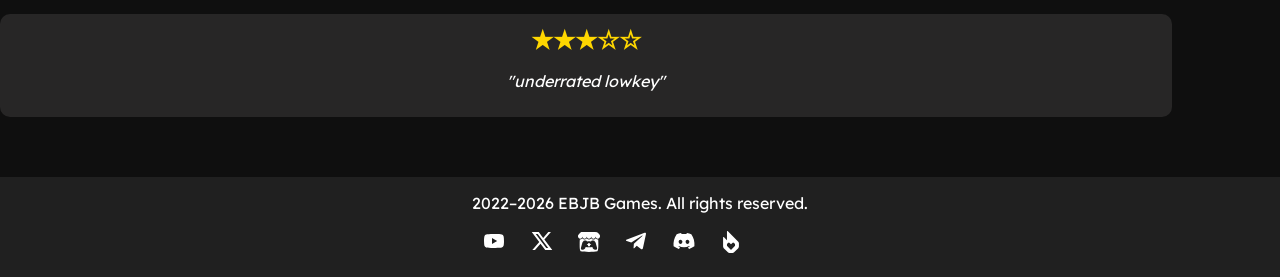
<file: games/dead-end-the-fugitive/index.html>
<!DOCTYPE html>
<html lang="en">
<head>
    <meta charset="UTF-8">
    <meta name="viewport" content="width=device-width, initial-scale=1.0">
    <link rel="stylesheet" href="/styles.css">
    <link rel="preconnect" href="https://fonts.googleapis.com">
    <link rel="preconnect" href="https://fonts.gstatic.com" crossorigin>
    <link href="https://fonts.googleapis.com/css2?family=Lexend:wght@100..900&display=swap" rel="stylesheet">
    <link rel="icon" type="image/x-icon" href="/images/EBJB Games 2025 Logo TRANSPARENT.png">
    <title>Dead End: The Fugitive • EBJB Games</title>
</head>
<body>
    <div style="height: 80px;"></div>
    <header>
        <nav class="navbar">
            <a href="/home">
                <img src="/images/EBJB Games 2025 Logo TRANSPARENT.png" alt="EBJB Games">
            </a>
            <ul>
                <li><a href="/games">GAMES</a></li>
                <li><a href="/videos">VIDEOS</a></li>
                <li><a href="/news">NEWS</a></li>
            </ul>
        </nav>
    </header>

    <main>
        <div class="game_page">
            <div class="game_sidebar">
                <div class="info">
                    <img src="/images/covers/Dead End The Fugitive Poster.png">
                    <h1 style="margin: 24px; margin-bottom: 10px;">Dead End: The Fugitive</h1>
                    <a href="#reviews" style="margin: 0; padding: 0;">
                        <h2 style="margin: 0; padding: 0; font-size: 30px; color: gold">★★★☆☆</h2>
                    </a>
                    <h4 style="margin-bottom: 10px;">DOWNLOAD LINKS</h4>
                    <a href="https://mega.nz/file/4AxSTD5T#1WUjdLkTNt8_1BPyd6aBAyNDn672qIasaW32DdmT778" target="_blank" rel="noopener noreferrer" class="game_sidebar_button">
                        <h4>WINDOWS (64-bit only)</h4>
                    </a>
                    <a href="https://mega.nz/file/cJB0WZiY#1hZBkuoswpreG3KJZcjufvVaMgZAI-woY2Oy8WUXGc0" target="_blank" rel="noopener noreferrer" class="game_sidebar_button">
                        <h4>WEB (Unstable)</h4>
                    </a>
                </div>
            </div>

            <div class="game_info">
                <p id="desc">Experience the fall of the MG faction from an alternative perspective in Dead End's first extended storyline. Play as Marcus, who fights for his survival after losing his livelihood following a tragic incident at an abandoned high school. Will you defy fate and secure your freedom, or succumb to the relentless pursuit of justice?</p>
                <div class="screenshots">
                    <img src="/images/gamescreenshots/detf/1.png">
                    <img src="/images/gamescreenshots/detf/2.png">
                    <img src="/images/gamescreenshots/detf/3.png">
                    <img src="/images/gamescreenshots/detf/4.png">
                </div>
                <div class="vids">
                    <iframe src="https://www.youtube.com/embed/_CMYqILhu6Y?si=0eWSmt4brwIftRBd&amp;controls=0" title="YouTube video player" frameborder="0" allow="accelerometer; autoplay; clipboard-write; encrypted-media; gyroscope; picture-in-picture; web-share" referrerpolicy="strict-origin-when-cross-origin" allowfullscreen></iframe>
                </div>
                <div class="specs">
                    <div id="label">
                        <p>RELEASE DATE</p>
                        <p>CREATION DATE</p>
                        <p>PLATFORMS</p>
                        <p> </p>
                        <p>RATING</p>
                    </div>
                    <div id="value">
                        <p>20 September 2024</p>
                        <p>5 July 2024</p>
                        <p>Windows [318 MB]</p>
                        <p>Web [59 MB]</p>
                        <a href="/vgr">
                            <img src="/images/vgr/5.png" alt="VGR 5">
                        </a>
                    </div>
                </div>
            </div>
        </div>

        <div id="reviews">
            <div>
                <h2 style="font-size: 50px; color: gold; margin-bottom: 0;">★★★☆☆</h2>
                <p style="margin-top: 0; color: gold;">3 OUT OF 5</p>
                <h2 style="margin-top: 0;">Players thought this game was okay. <a href="https://forms.gle/dWjnbuNWRDbc1jV27" target="_blank" rel="noopener noreferrer"><u>Submit a rating</u></a></h2>
            </div>
            <div>
                <div class="review">
                    <h2 style="font-size: 25px; color: gold; margin: 0;">★★★☆☆</h2>
                    <p><i>"underrated lowkey"</i></p>
                </div>
            </div>
        </div>
    </main>
    <footer>
        <div class="footer">
            <p>2022–2026 EBJB Games. All rights reserved.</p>
            <div class="socials">
                <a href="https://www.youtube.com/@EBJBGames?sub_confirmation=1" target="_blank" rel="noopener noreferrer"> <!-- YOUTUBE -->
                    <svg xmlns="http://www.w3.org/2000/svg" width="24" height="24" viewBox="0 0 24 24"><path fill="currentColor" d="m10 15l5.19-3L10 9zm11.56-7.83c.13.47.22 1.1.28 1.9c.07.8.1 1.49.1 2.09L22 12c0 2.19-.16 3.8-.44 4.83c-.25.9-.83 1.48-1.73 1.73c-.47.13-1.33.22-2.65.28c-1.3.07-2.49.1-3.59.1L12 19c-4.19 0-6.8-.16-7.83-.44c-.9-.25-1.48-.83-1.73-1.73c-.13-.47-.22-1.1-.28-1.9c-.07-.8-.1-1.49-.1-2.09L2 12c0-2.19.16-3.8.44-4.83c.25-.9.83-1.48 1.73-1.73c.47-.13 1.33-.22 2.65-.28c1.3-.07 2.49-.1 3.59-.1L12 5c4.19 0 6.8.16 7.83.44c.9.25 1.48.83 1.73 1.73"/></svg>
                </a>

                <a href="https://www.x.com/@EBJBGames" target="_blank" rel="noopener noreferrer"> <!-- X / TWITTER -->
                    <svg xmlns="http://www.w3.org/2000/svg" width="24" height="24" viewBox="0 0 24 24"><path fill="currentColor" d="M10.488 14.651L15.25 21h7l-7.858-10.478L20.93 3h-2.65l-5.117 5.886L8.75 3h-7l7.51 10.015L2.32 21h2.65zM16.25 19L5.75 5h2l10.5 14z"/></svg>
                </a>

                <a href="https://ebjb.itch.io" target="_blank" rel="noopener noreferrer"> <!-- ITCH -->
                    <svg xmlns="http://www.w3.org/2000/svg" width="22" height="22" viewBox="0 0 32 32"><path fill="currentColor" d="M4.172 1.787C2.776 2.615.027 5.771 0 6.599v1.375c0 1.735 1.625 3.267 3.099 3.267c1.771 0 3.251-1.469 3.251-3.213c0 1.744 1.421 3.213 3.197 3.213c1.771 0 3.151-1.469 3.151-3.213c0 1.744 1.516 3.213 3.287 3.213h.032c1.776 0 3.291-1.469 3.291-3.213c0 1.744 1.381 3.213 3.152 3.213s3.197-1.469 3.197-3.213c0 1.744 1.475 3.213 3.245 3.213c1.479 0 3.104-1.532 3.104-3.267V6.599c-.032-.828-2.776-3.984-4.177-4.812c-4.339-.156-7.344-.183-11.823-.183c-4.484.005-10.593.073-11.828.183zm8.505 8.634a3.7 3.7 0 0 1-.625.797v.005a3.73 3.73 0 0 1-2.599 1.057a3.7 3.7 0 0 1-2.599-1.063a3.4 3.4 0 0 1-.6-.787c-.167.297-.4.552-.645.787A3.7 3.7 0 0 1 3.01 12.28h-.005a1.1 1.1 0 0 1-.349-.073a55 55 0 0 0-.224 3.937v.005c-.005.527-.005.953-.011 1.552c.032 3.115-.307 10.089 1.376 11.803c2.604.604 7.396.88 12.197.885h.005c4.807-.005 9.593-.281 12.197-.885c1.683-1.713 1.344-8.688 1.376-11.803c-.005-.599-.005-1.025-.011-1.552v-.005a52 52 0 0 0-.224-3.937a1 1 0 0 1-.349.073h-.005a3.7 3.7 0 0 1-2.599-1.063h.005c-.245-.235-.479-.489-.645-.787h-.005a3.4 3.4 0 0 1-.595.787a3.71 3.71 0 0 1-5.198 0a3.6 3.6 0 0 1-.615-.787l-.011-.016c-.172.308-.380.573-.615.803a3.7 3.7 0 0 1-2.599 1.063h-.005q-.048.001-.104-.005q-.054.006-.109.005h-.005a3.7 3.7 0 0 1-2.593-1.063a3.4 3.4 0 0 1-.609-.787l-.011-.016zm-2.672 3.454c1.057.005 1.995 0 3.161 1.271c.916-.093 1.875-.14 2.833-.14s1.917.047 2.833.14c1.167-1.271 2.104-1.271 3.161-1.271h.005c.5 0 2.5 0 3.891 3.912l1.495 5.369c1.109 3.995-.355 4.095-2.177 4.095c-2.708-.1-4.208-2.068-4.208-4.037c-1.5.251-3.251.371-5 .371s-3.5-.12-4.995-.371c0 1.969-1.5 3.937-4.208 4.037c-1.828-.005-3.292-.1-2.183-4.095l1.495-5.369c1.396-3.912 3.396-3.912 3.896-3.912zM16 16.953c-.005 0-2.849 2.62-3.364 3.547l1.864-.073v1.625c0 .079.751.047 1.5.011c.749.036 1.495.068 1.495-.011v-1.625l1.869.073C18.849 19.573 16 16.953 16 16.953"/></svg>
                </a>

                <a href="https://t.me/EBJBGames" target="_blank" rel="noopener noreferrer"> <!-- TELEGRAM -->
                    <svg xmlns="http://www.w3.org/2000/svg" width="24" height="24" viewBox="0 0 24 24"><path fill="currentColor" d="m21.936 5.17l-3.03 14.185c-.226.999-.806 1.224-1.644.773l-4.545-3.352l-2.225 2.127c-.225.226-.451.452-.967.452l.355-4.675l8.478-7.704c.354-.355-.097-.484-.548-.193l-10.541 6.64l-4.546-1.386c-.999-.322-.999-1 .226-1.45L20.614 3.72c.87-.258 1.612.194 1.322 1.45"/></svg>
                </a>

                <a href="https://discord.com/invite/ETSHqf4k6v" target="_blank" rel="noopener noreferrer"> <!-- DISCORD -->
                    <svg xmlns="http://www.w3.org/2000/svg" width="24" height="24" viewBox="0 0 24 24"><path fill="currentColor" d="M19.27 5.33C17.94 4.71 16.5 4.26 15 4a.1.1 0 0 0-.07.03c-.18.33-.39.76-.53 1.09a16.1 16.1 0 0 0-4.8 0c-.14-.34-.35-.76-.54-1.09c-.01-.02-.04-.03-.07-.03c-1.5.26-2.93.71-4.27 1.33c-.01 0-.02.01-.03.02c-2.72 4.07-3.47 8.03-3.1 11.95c0 .02.01.04.03.05c1.8 1.32 3.53 2.12 5.24 2.65c.03.01.06 0 .07-.02c.4-.55.76-1.13 1.07-1.74c.02-.04 0-.08-.04-.09c-.57-.22-1.11-.48-1.64-.78c-.04-.02-.04-.08-.01-.11c.11-.08.22-.17.33-.25c.02-.02.05-.02.07-.01c3.44 1.57 7.15 1.57 10.55 0c.02-.01.05-.01.07.01c.11.09.22.17.33.26c.04.03.04.09-.01.11c-.52.31-1.07.56-1.64.78c-.04.01-.05.06-.04.09c.32.61.68 1.19 1.07 1.74c.03.01.06.02.09.01c1.72-.53 3.45-1.33 5.25-2.65c.02-.01.03-.03.03-.05c.44-4.53-.73-8.46-3.1-11.95c-.01-.01-.02-.02-.04-.02M8.52 14.91c-1.03 0-1.89-.95-1.89-2.12s.84-2.12 1.89-2.12c1.06 0 1.9.96 1.89 2.12c0 1.17-.84 2.12-1.89 2.12m6.97 0c-1.03 0-1.89-.95-1.89-2.12s.84-2.12 1.89-2.12c1.06 0 1.9.96 1.89 2.12c0 1.17-.83 2.12-1.89 2.12"/></svg>
                </a>

                <a href="https://ebjb.fandom.com" target="_blank" rel="noopener noreferrer"> <!-- FANDOM -->
                    <svg xmlns="http://www.w3.org/2000/svg" width="22" height="22" viewBox="0 0 24 24"><path fill="currentColor" d="M8.123.008a.43.43 0 0 0-.512.42v9.746L4.104 6.666a.432.432 0 0 0-.66.064a.43.43 0 0 0-.071.239v10.064a2.4 2.4 0 0 0 .701 1.694l4.565 4.57a2.4 2.4 0 0 0 1.693.703h3.34a2.4 2.4 0 0 0 1.691-.701l4.565-4.572a2.4 2.4 0 0 0 .699-1.694V13.41a2.4 2.4 0 0 0-.7-1.693L8.343.125a.43.43 0 0 0-.219-.117zM9.646 12.51a.72.72 0 0 1 .508.21l1.848 1.85l1.844-1.85a.714.714 0 0 1 1.015 0l1.32 1.321a.72.72 0 0 1 .212.508v1.406a.72.72 0 0 1-.21.508l-3.68 3.7a.72.72 0 0 1-1.019 0l-3.668-3.7a.72.72 0 0 1-.209-.506v-1.408a.7.7 0 0 1 .211-.506l1.32-1.322a.7.7 0 0 1 .508-.211"/></svg>
                </a>
            </div>
            <div class="return_home">
                <a href="/home">
                    <h2 style="text-align: center;">Home</h2>
                </a>
            </div>
        </div>
    </footer>
</body>
</html>
</file>
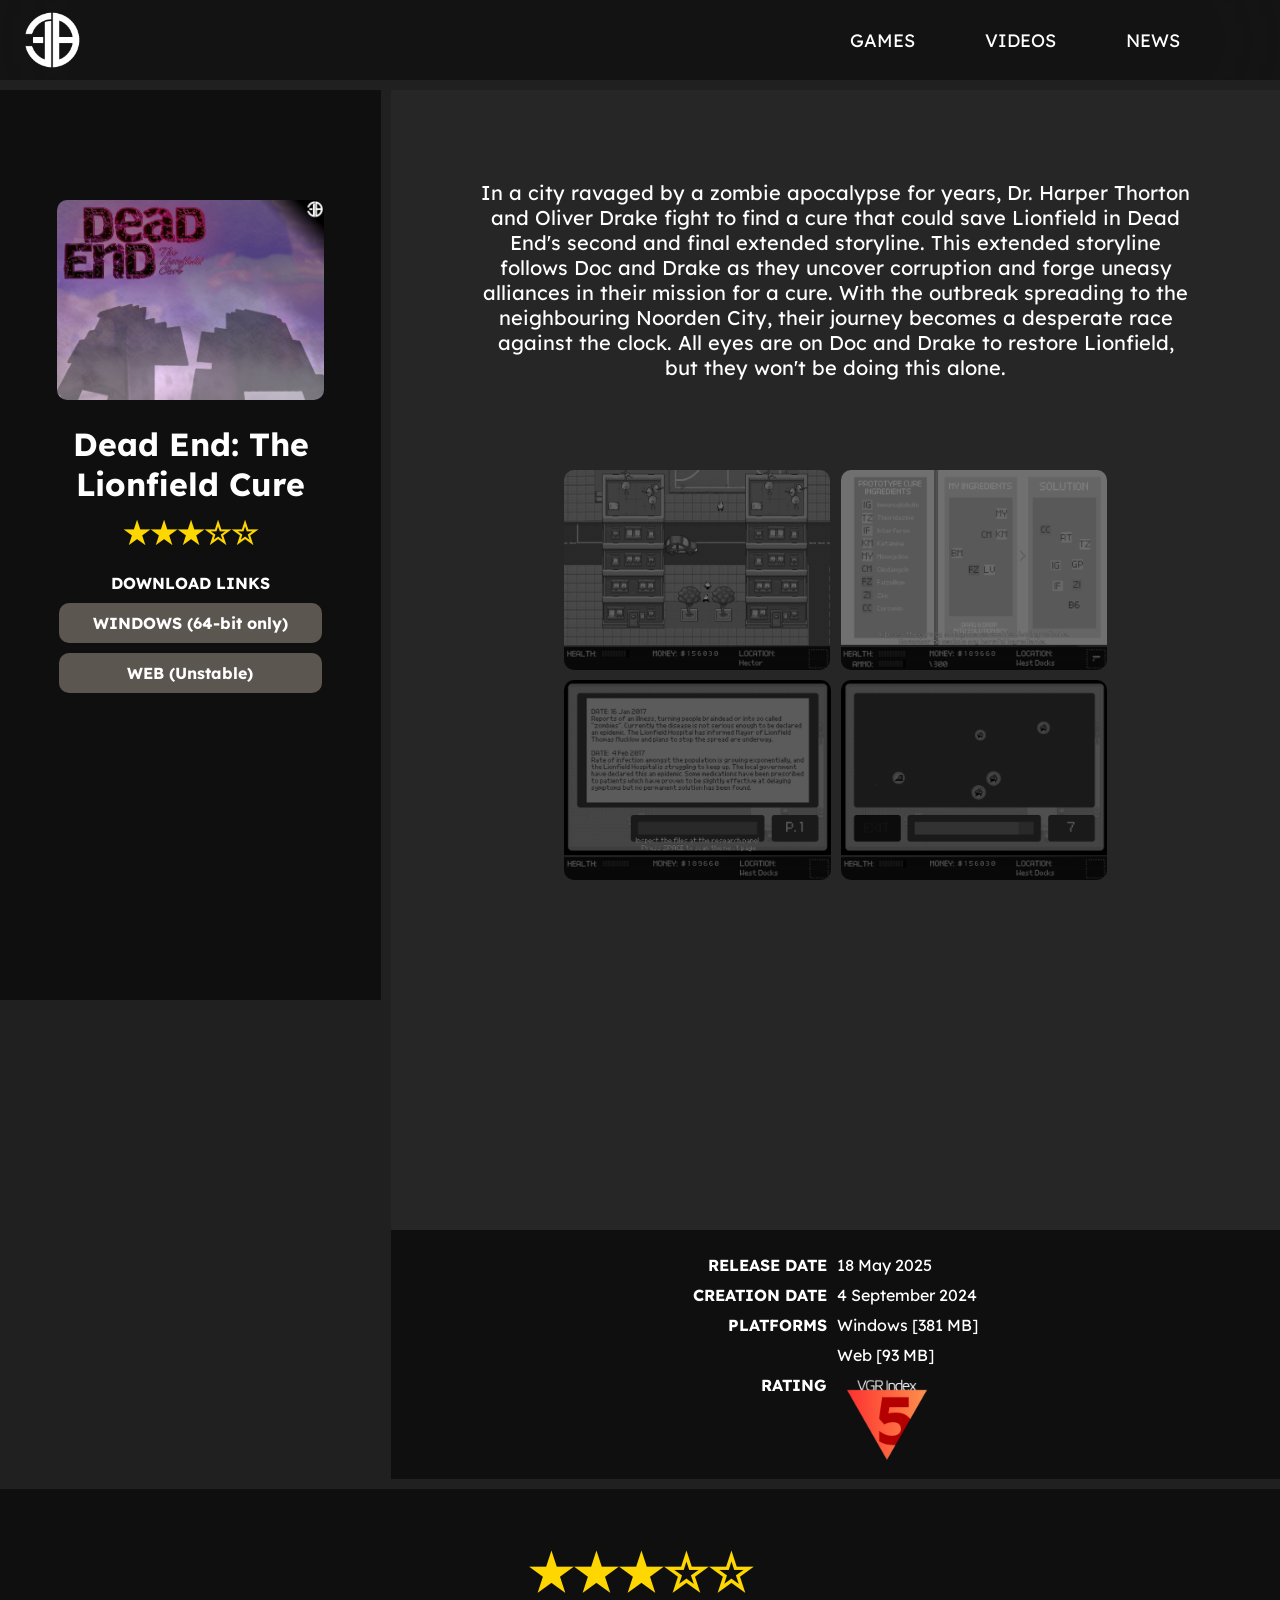
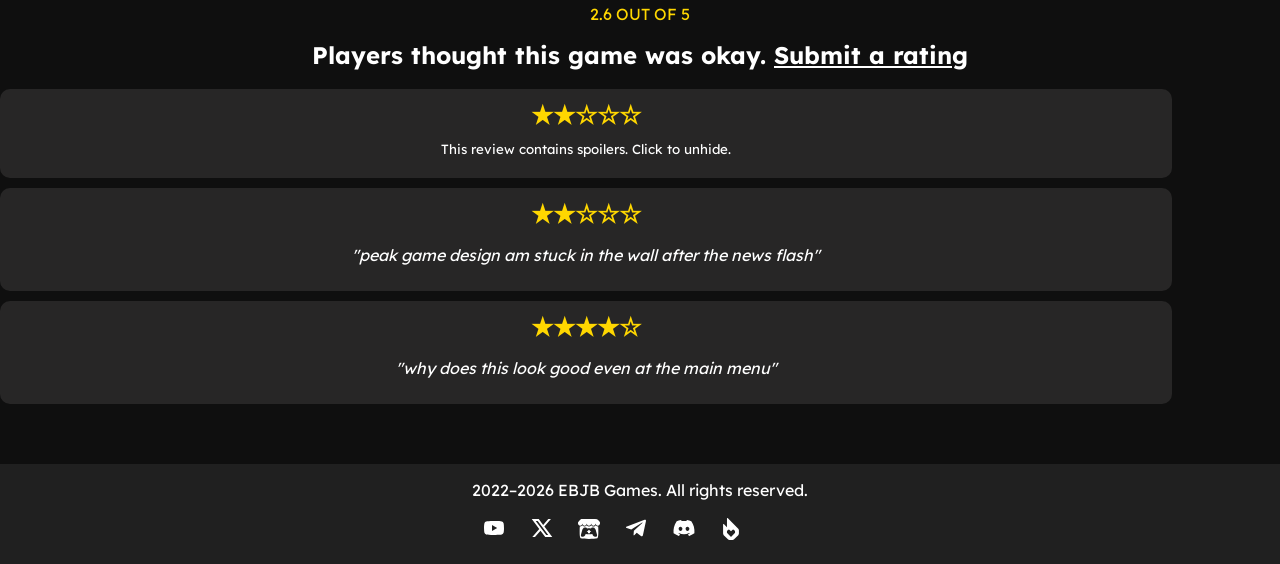
<file: games/dead-end-the-lionfield-cure/index.html>
<!DOCTYPE html>
<html lang="en">
<head>
    <meta charset="UTF-8">
    <meta name="viewport" content="width=device-width, initial-scale=1.0">
    <link rel="stylesheet" href="/styles.css">
    <link rel="preconnect" href="https://fonts.googleapis.com">
    <link rel="preconnect" href="https://fonts.gstatic.com" crossorigin>
    <link href="https://fonts.googleapis.com/css2?family=Lexend:wght@100..900&display=swap" rel="stylesheet">
    <link rel="icon" type="image/x-icon" href="/images/EBJB Games 2025 Logo TRANSPARENT.png">
    <title>Dead End: The Lionfield Cure • EBJB Games</title>
</head>
<body>
    <div style="height: 80px;"></div>
    <header>
        <nav class="navbar">
            <a href="/home">
                <img src="/images/EBJB Games 2025 Logo TRANSPARENT.png" alt="EBJB Games">
            </a>
            <ul>
                <li><a href="/games">GAMES</a></li>
                <li><a href="/videos">VIDEOS</a></li>
                <li><a href="/news">NEWS</a></li>
            </ul>
        </nav>
    </header>

    <main>
        <div class="game_page">
            <div class="game_sidebar">
                <div class="info">
                    <img src="/images/covers/Dead End The Lionfield Cure Poster.png">
                    <h1 style="margin: 24px; margin-bottom: 10px;">Dead End: The Lionfield Cure</h1>
                    <a href="#reviews" style="margin: 0; padding: 0;">
                        <h2 style="margin: 0; padding: 0; font-size: 30px; color: gold">★★★☆☆</h2>
                    </a>
                    <h4 style="margin-bottom: 10px;">DOWNLOAD LINKS</h4>
                    <a href="https://mega.nz/file/xQQBDJ7R#1bAMIjwIDJemGO03oQMNvKxudztGbbkQg9Cz-W_PxWs" target="_blank" rel="noopener noreferrer" class="game_sidebar_button">
                        <h4>WINDOWS (64-bit only)</h4>
                    </a>
                    <a href="https://mega.nz/file/1VpHgIpR#8IHsQccGnoZ7CwizLITlm27BevTtzSHOXjKIM2KfNo4" target="_blank" rel="noopener noreferrer" class="game_sidebar_button">
                        <h4>WEB (Unstable)</h4>
                    </a>
                </div>
            </div>

            <div class="game_info">
                <p id="desc">In a city ravaged by a zombie apocalypse for years, Dr. Harper Thorton and Oliver Drake fight to find a cure that could save Lionfield in Dead End's second and final extended storyline. This extended storyline follows Doc and Drake as they uncover corruption and forge uneasy alliances in their mission for a cure. With the outbreak spreading to the neighbouring Noorden City, their journey becomes a desperate race against the clock. All eyes are on Doc and Drake to restore Lionfield, but they won't be doing this alone.</p>
                <div class="screenshots">
                    <img src="/images/gamescreenshots/detlc/1.png">
                    <img src="/images/gamescreenshots/detlc/2.png">
                    <img src="/images/gamescreenshots/detlc/3.png">
                    <img src="/images/gamescreenshots/detlc/4.png">
                </div>
                <div class="vids">
                    <iframe src="https://www.youtube.com/embed/PzcI3TgiAZc?si=n6Os9c5HMlf5qZxr&amp;controls=0" title="YouTube video player" frameborder="0" allow="accelerometer; autoplay; clipboard-write; encrypted-media; gyroscope; picture-in-picture; web-share" referrerpolicy="strict-origin-when-cross-origin" allowfullscreen></iframe>
                    <iframe src="https://www.youtube.com/embed/0kwElT2AcLM?si=uqUC8oO1Odw_-Gh1&amp;controls=0" title="YouTube video player" frameborder="0" allow="accelerometer; autoplay; clipboard-write; encrypted-media; gyroscope; picture-in-picture; web-share" referrerpolicy="strict-origin-when-cross-origin" allowfullscreen></iframe>
                </div>
                <div class="specs">
                    <div id="label">
                        <p>RELEASE DATE</p>
                        <p>CREATION DATE</p>
                        <p>PLATFORMS</p>
                        <p> </p>
                        <p>RATING</p>
                    </div>
                    <div id="value">
                        <p>18 May 2025</p>
                        <p>4 September 2024</p>
                        <p>Windows [381 MB]</p>
                        <p>Web [93 MB]</p>
                        <a href="/vgr">
                            <img src="/images/vgr/5.png" alt="VGR 5">
                        </a>
                    </div>
                </div>
            </div>
        </div>

        <div id="reviews">
            <div>
                <h2 style="font-size: 50px; color: gold; margin-bottom: 0;">★★★☆☆</h2>
                <p style="margin-top: 0; color: gold;">2.6 OUT OF 5</p>
                <h2 style="margin-top: 0;">Players thought this game was okay. <a href="https://forms.gle/dWjnbuNWRDbc1jV27" target="_blank" rel="noopener noreferrer"><u>Submit a rating</u></a></h2>
            </div>
            <div>
                <div class="review">
                    <h2 style="font-size: 25px; color: gold; margin: 0;">★★☆☆☆</h2>
                    <button type="button" class="collapsible">This review contains spoilers. Click to unhide.</button>
                    <div class="collapsible-content">
                        <p><i>"why did u make the judas security so difficult to shoot sometimes they are shit and sometimes they fuck you up"</i></p>
                    </div>
                </div>
                <div class="review">
                    <h2 style="font-size: 25px; color: gold; margin: 0;">★★☆☆☆</h2>
                    <p><i>"peak game design am stuck in the wall after the news flash"</i></p>
                </div>
                <div class="review">
                    <h2 style="font-size: 25px; color: gold; margin: 0;">★★★★☆</h2>
                    <p><i>"why does this look good even at the main menu"</i></p>
                </div>
            </div>
        </div>
    </main>
    <footer>
        <div class="footer">
            <p>2022–2026 EBJB Games. All rights reserved.</p>
            <div class="socials">
                <a href="https://www.youtube.com/@EBJBGames?sub_confirmation=1" target="_blank" rel="noopener noreferrer"> <!-- YOUTUBE -->
                    <svg xmlns="http://www.w3.org/2000/svg" width="24" height="24" viewBox="0 0 24 24"><path fill="currentColor" d="m10 15l5.19-3L10 9zm11.56-7.83c.13.47.22 1.1.28 1.9c.07.8.1 1.49.1 2.09L22 12c0 2.19-.16 3.8-.44 4.83c-.25.9-.83 1.48-1.73 1.73c-.47.13-1.33.22-2.65.28c-1.3.07-2.49.1-3.59.1L12 19c-4.19 0-6.8-.16-7.83-.44c-.9-.25-1.48-.83-1.73-1.73c-.13-.47-.22-1.1-.28-1.9c-.07-.8-.1-1.49-.1-2.09L2 12c0-2.19.16-3.8.44-4.83c.25-.9.83-1.48 1.73-1.73c.47-.13 1.33-.22 2.65-.28c1.3-.07 2.49-.1 3.59-.1L12 5c4.19 0 6.8.16 7.83.44c.9.25 1.48.83 1.73 1.73"/></svg>
                </a>

                <a href="https://www.x.com/@EBJBGames" target="_blank" rel="noopener noreferrer"> <!-- X / TWITTER -->
                    <svg xmlns="http://www.w3.org/2000/svg" width="24" height="24" viewBox="0 0 24 24"><path fill="currentColor" d="M10.488 14.651L15.25 21h7l-7.858-10.478L20.93 3h-2.65l-5.117 5.886L8.75 3h-7l7.51 10.015L2.32 21h2.65zM16.25 19L5.75 5h2l10.5 14z"/></svg>
                </a>

                <a href="https://ebjb.itch.io" target="_blank" rel="noopener noreferrer"> <!-- ITCH -->
                    <svg xmlns="http://www.w3.org/2000/svg" width="22" height="22" viewBox="0 0 32 32"><path fill="currentColor" d="M4.172 1.787C2.776 2.615.027 5.771 0 6.599v1.375c0 1.735 1.625 3.267 3.099 3.267c1.771 0 3.251-1.469 3.251-3.213c0 1.744 1.421 3.213 3.197 3.213c1.771 0 3.151-1.469 3.151-3.213c0 1.744 1.516 3.213 3.287 3.213h.032c1.776 0 3.291-1.469 3.291-3.213c0 1.744 1.381 3.213 3.152 3.213s3.197-1.469 3.197-3.213c0 1.744 1.475 3.213 3.245 3.213c1.479 0 3.104-1.532 3.104-3.267V6.599c-.032-.828-2.776-3.984-4.177-4.812c-4.339-.156-7.344-.183-11.823-.183c-4.484.005-10.593.073-11.828.183zm8.505 8.634a3.7 3.7 0 0 1-.625.797v.005a3.73 3.73 0 0 1-2.599 1.057a3.7 3.7 0 0 1-2.599-1.063a3.4 3.4 0 0 1-.6-.787c-.167.297-.4.552-.645.787A3.7 3.7 0 0 1 3.01 12.28h-.005a1.1 1.1 0 0 1-.349-.073a55 55 0 0 0-.224 3.937v.005c-.005.527-.005.953-.011 1.552c.032 3.115-.307 10.089 1.376 11.803c2.604.604 7.396.88 12.197.885h.005c4.807-.005 9.593-.281 12.197-.885c1.683-1.713 1.344-8.688 1.376-11.803c-.005-.599-.005-1.025-.011-1.552v-.005a52 52 0 0 0-.224-3.937a1 1 0 0 1-.349.073h-.005a3.7 3.7 0 0 1-2.599-1.063h.005c-.245-.235-.479-.489-.645-.787h-.005a3.4 3.4 0 0 1-.595.787a3.71 3.71 0 0 1-5.198 0a3.6 3.6 0 0 1-.615-.787l-.011-.016c-.172.308-.380.573-.615.803a3.7 3.7 0 0 1-2.599 1.063h-.005q-.048.001-.104-.005q-.054.006-.109.005h-.005a3.7 3.7 0 0 1-2.593-1.063a3.4 3.4 0 0 1-.609-.787l-.011-.016zm-2.672 3.454c1.057.005 1.995 0 3.161 1.271c.916-.093 1.875-.14 2.833-.14s1.917.047 2.833.14c1.167-1.271 2.104-1.271 3.161-1.271h.005c.5 0 2.5 0 3.891 3.912l1.495 5.369c1.109 3.995-.355 4.095-2.177 4.095c-2.708-.1-4.208-2.068-4.208-4.037c-1.5.251-3.251.371-5 .371s-3.5-.12-4.995-.371c0 1.969-1.5 3.937-4.208 4.037c-1.828-.005-3.292-.1-2.183-4.095l1.495-5.369c1.396-3.912 3.396-3.912 3.896-3.912zM16 16.953c-.005 0-2.849 2.62-3.364 3.547l1.864-.073v1.625c0 .079.751.047 1.5.011c.749.036 1.495.068 1.495-.011v-1.625l1.869.073C18.849 19.573 16 16.953 16 16.953"/></svg>
                </a>

                <a href="https://t.me/EBJBGames" target="_blank" rel="noopener noreferrer"> <!-- TELEGRAM -->
                    <svg xmlns="http://www.w3.org/2000/svg" width="24" height="24" viewBox="0 0 24 24"><path fill="currentColor" d="m21.936 5.17l-3.03 14.185c-.226.999-.806 1.224-1.644.773l-4.545-3.352l-2.225 2.127c-.225.226-.451.452-.967.452l.355-4.675l8.478-7.704c.354-.355-.097-.484-.548-.193l-10.541 6.64l-4.546-1.386c-.999-.322-.999-1 .226-1.45L20.614 3.72c.87-.258 1.612.194 1.322 1.45"/></svg>
                </a>

                <a href="https://discord.com/invite/ETSHqf4k6v" target="_blank" rel="noopener noreferrer"> <!-- DISCORD -->
                    <svg xmlns="http://www.w3.org/2000/svg" width="24" height="24" viewBox="0 0 24 24"><path fill="currentColor" d="M19.27 5.33C17.94 4.71 16.5 4.26 15 4a.1.1 0 0 0-.07.03c-.18.33-.39.76-.53 1.09a16.1 16.1 0 0 0-4.8 0c-.14-.34-.35-.76-.54-1.09c-.01-.02-.04-.03-.07-.03c-1.5.26-2.93.71-4.27 1.33c-.01 0-.02.01-.03.02c-2.72 4.07-3.47 8.03-3.1 11.95c0 .02.01.04.03.05c1.8 1.32 3.53 2.12 5.24 2.65c.03.01.06 0 .07-.02c.4-.55.76-1.13 1.07-1.74c.02-.04 0-.08-.04-.09c-.57-.22-1.11-.48-1.64-.78c-.04-.02-.04-.08-.01-.11c.11-.08.22-.17.33-.25c.02-.02.05-.02.07-.01c3.44 1.57 7.15 1.57 10.55 0c.02-.01.05-.01.07.01c.11.09.22.17.33.26c.04.03.04.09-.01.11c-.52.31-1.07.56-1.64.78c-.04.01-.05.06-.04.09c.32.61.68 1.19 1.07 1.74c.03.01.06.02.09.01c1.72-.53 3.45-1.33 5.25-2.65c.02-.01.03-.03.03-.05c.44-4.53-.73-8.46-3.1-11.95c-.01-.01-.02-.02-.04-.02M8.52 14.91c-1.03 0-1.89-.95-1.89-2.12s.84-2.12 1.89-2.12c1.06 0 1.9.96 1.89 2.12c0 1.17-.84 2.12-1.89 2.12m6.97 0c-1.03 0-1.89-.95-1.89-2.12s.84-2.12 1.89-2.12c1.06 0 1.9.96 1.89 2.12c0 1.17-.83 2.12-1.89 2.12"/></svg>
                </a>

                <a href="https://ebjb.fandom.com" target="_blank" rel="noopener noreferrer"> <!-- FANDOM -->
                    <svg xmlns="http://www.w3.org/2000/svg" width="22" height="22" viewBox="0 0 24 24"><path fill="currentColor" d="M8.123.008a.43.43 0 0 0-.512.42v9.746L4.104 6.666a.432.432 0 0 0-.66.064a.43.43 0 0 0-.071.239v10.064a2.4 2.4 0 0 0 .701 1.694l4.565 4.57a2.4 2.4 0 0 0 1.693.703h3.34a2.4 2.4 0 0 0 1.691-.701l4.565-4.572a2.4 2.4 0 0 0 .699-1.694V13.41a2.4 2.4 0 0 0-.7-1.693L8.343.125a.43.43 0 0 0-.219-.117zM9.646 12.51a.72.72 0 0 1 .508.21l1.848 1.85l1.844-1.85a.714.714 0 0 1 1.015 0l1.32 1.321a.72.72 0 0 1 .212.508v1.406a.72.72 0 0 1-.21.508l-3.68 3.7a.72.72 0 0 1-1.019 0l-3.668-3.7a.72.72 0 0 1-.209-.506v-1.408a.7.7 0 0 1 .211-.506l1.32-1.322a.7.7 0 0 1 .508-.211"/></svg>
                </a>
            </div>
            <div class="return_home">
                <a href="/home">
                    <h2 style="text-align: center;">Home</h2>
                </a>
            </div>
        </div>
    </footer>
</body>
</html>

<script>
var coll = document.getElementsByClassName("collapsible");
var i;

for (i = 0; i < coll.length; i++) {
  coll[i].addEventListener("click", function() {
    this.classList.toggle("active");
    var content = this.nextElementSibling;
    if (content.classList.contains("collapsible-content")) {  
      if (content.style.display === "block") {
        content.style.display = "none";
      } else {
        content.style.display = "block";
      }
    }
  });
}
</script>
</file>
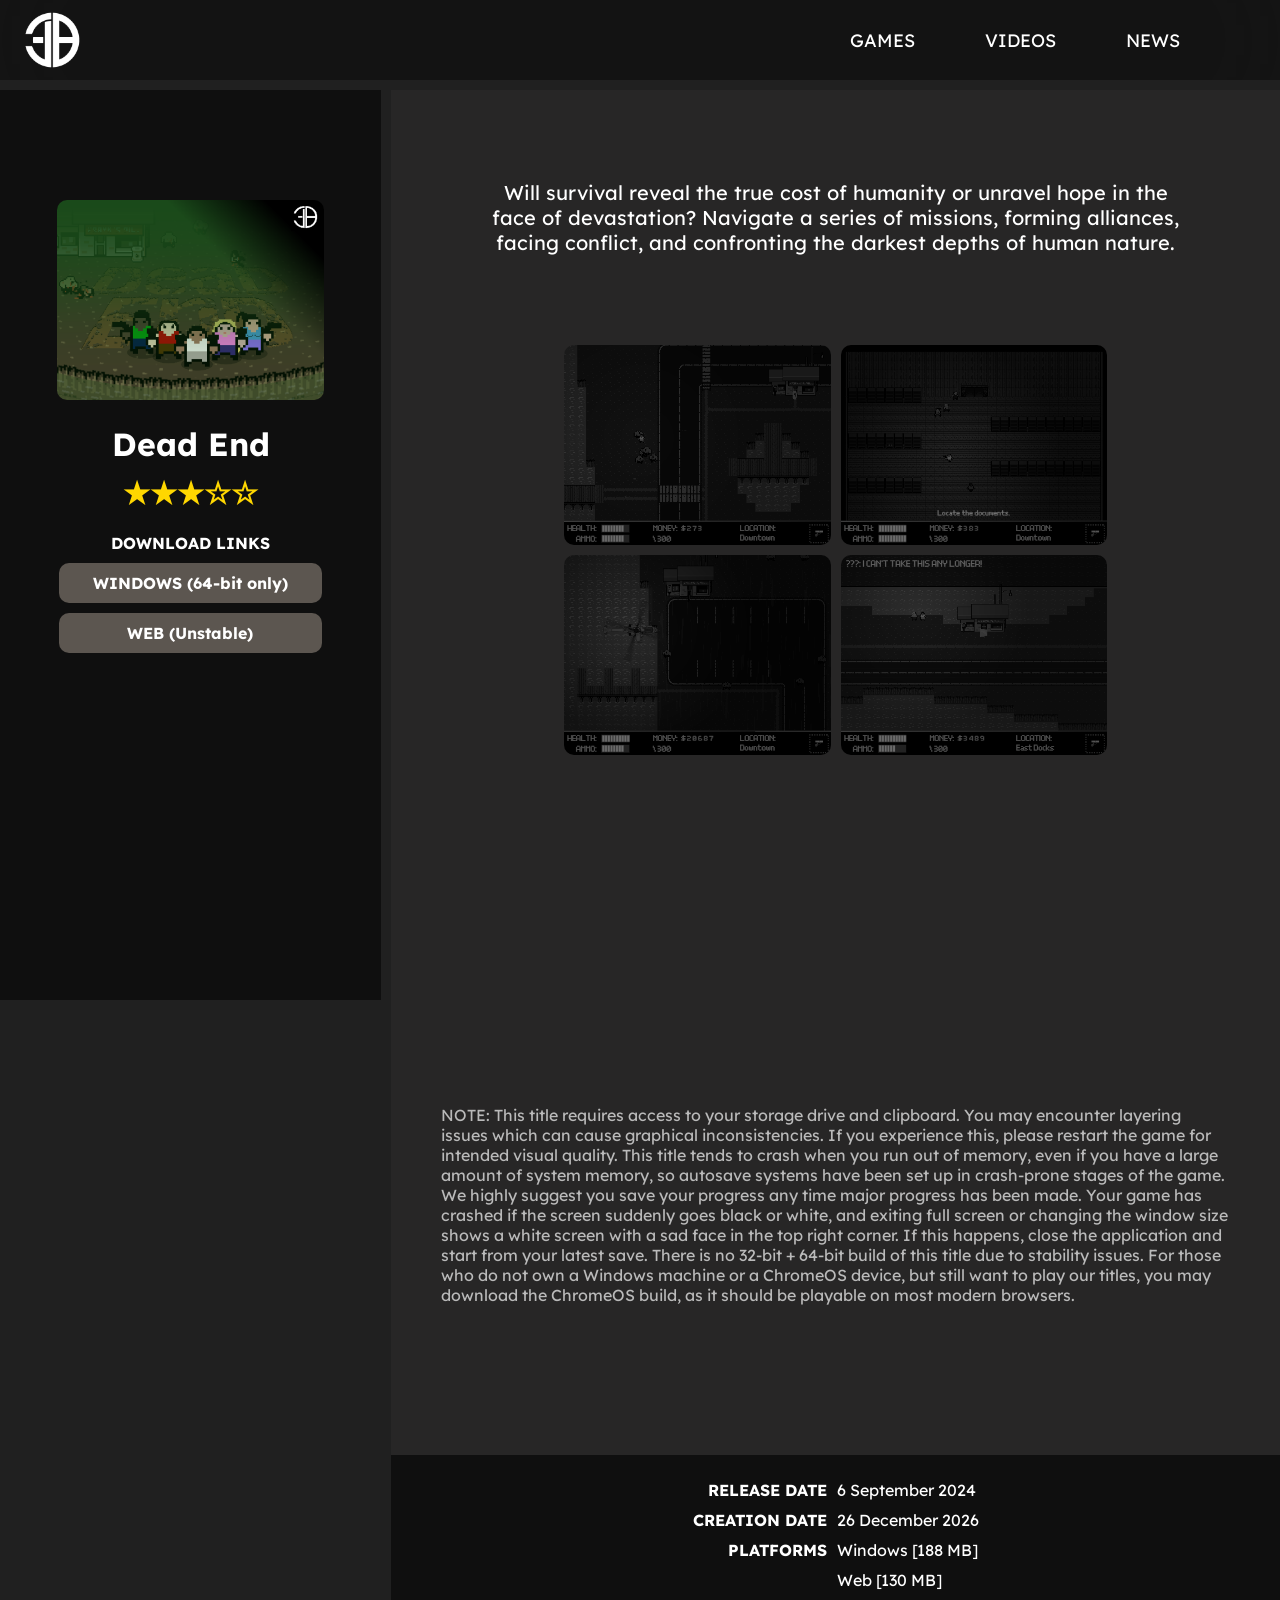
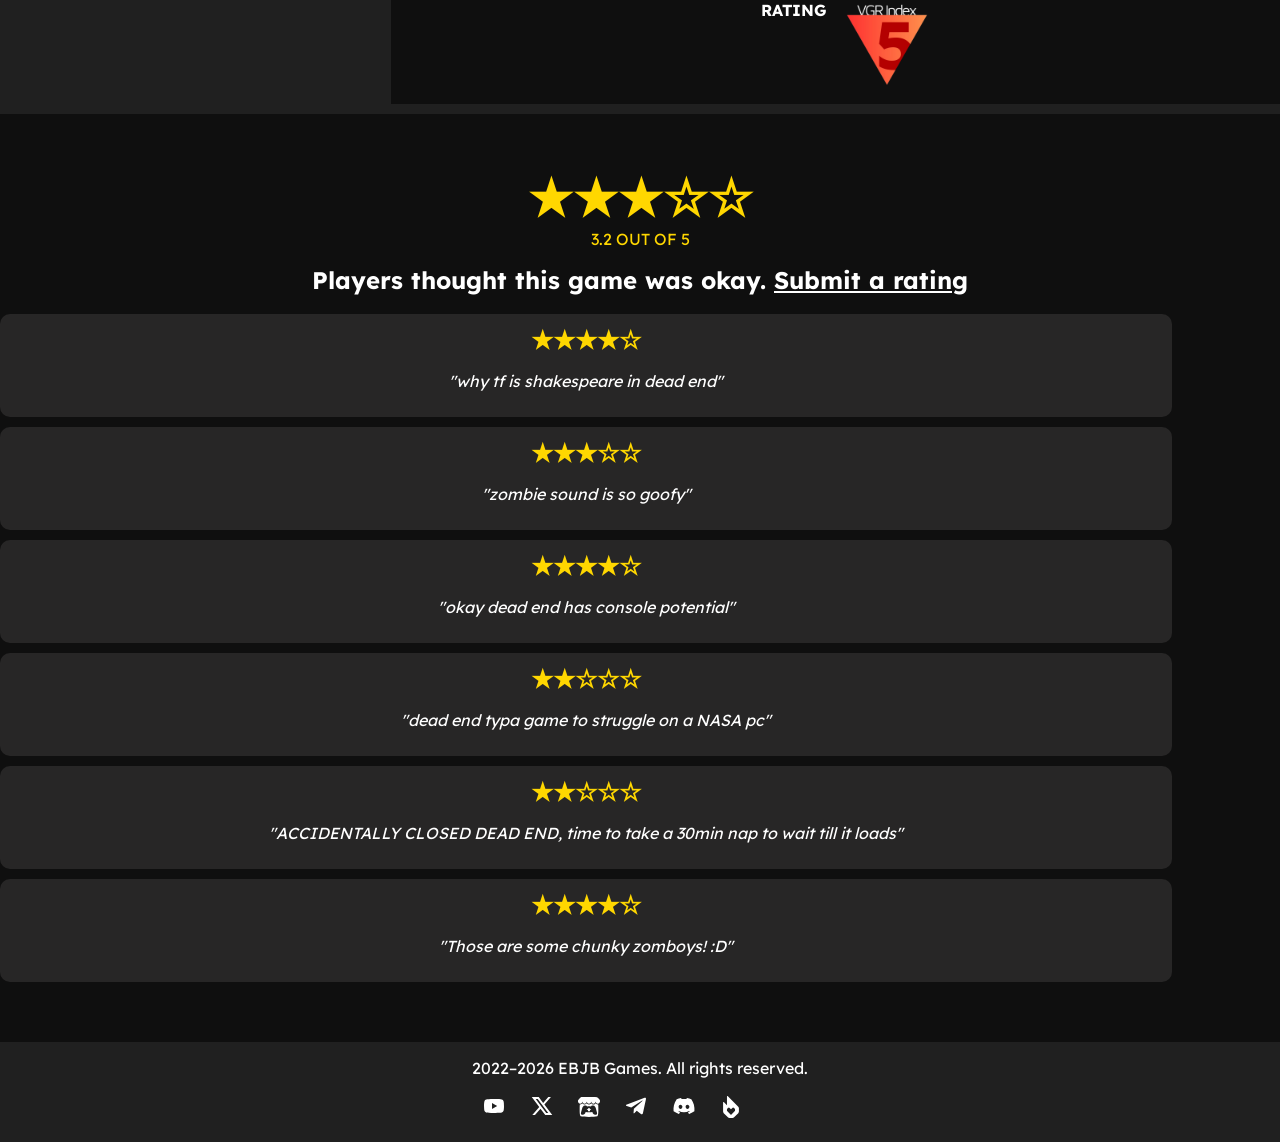
<file: games/dead-end/index.html>
<!DOCTYPE html>
<html lang="en">
<head>
    <meta charset="UTF-8">
    <meta name="viewport" content="width=device-width, initial-scale=1.0">
    <link rel="stylesheet" href="/styles.css">
    <link rel="preconnect" href="https://fonts.googleapis.com">
    <link rel="preconnect" href="https://fonts.gstatic.com" crossorigin>
    <link href="https://fonts.googleapis.com/css2?family=Lexend:wght@100..900&display=swap" rel="stylesheet">
    <link rel="icon" type="image/x-icon" href="/images/EBJB Games 2025 Logo TRANSPARENT.png">
    <title>Dead End • EBJB Games</title>
</head>
<body>
    <div style="height: 80px;"></div>
    <header>
        <nav class="navbar">
            <a href="/home">
                <img src="/images/EBJB Games 2025 Logo TRANSPARENT.png" alt="EBJB Games">
            </a>
            <ul>
                <li><a href="/games">GAMES</a></li>
                <li><a href="/videos">VIDEOS</a></li>
                <li><a href="/news">NEWS</a></li>
            </ul>
        </nav>
    </header>

    <main>
        <div class="game_page">
            <div class="game_sidebar">
                <div class="info">
                    <img src="/images/covers/Dead End Poster.png">
                    <h1 style="margin: 24px; margin-bottom: 10px;">Dead End</h1>
                    <a href="#reviews" style="margin: 0; padding: 0;">
                        <h2 style="margin: 0; padding: 0; font-size: 30px; color: gold">★★★☆☆</h2>
                    </a>
                    <h4 style="margin-bottom: 10px;">DOWNLOAD LINKS</h4>
                    <a href="https://mega.nz/file/8BQlGYjA#KFLbKrSeLzD-4zrfT86z0JAfGcmacTL0zM0enIArLdc" target="_blank" rel="noopener noreferrer" class="game_sidebar_button">
                        <h4>WINDOWS (64-bit only)</h4>
                    </a>
                    <a href="https://mega.nz/file/tAoXEBCZ#k-lDJTTwEhHgFmE5sazNXoo01lfGQmwPUqe1KNxKG5U" target="_blank" rel="noopener noreferrer" class="game_sidebar_button">
                        <h4>WEB (Unstable)</h4>
                    </a>
                </div>
            </div>

            <div class="game_info">
                <p id="desc">Will survival reveal the true cost of humanity or unravel hope in the face of devastation? Navigate a series of missions, forming alliances, facing conflict, and confronting the darkest depths of human nature. </p>
                <div class="screenshots">
                    <img src="/images/gamescreenshots/deadend/1.png">
                    <img src="/images/gamescreenshots/deadend/2.png">
                    <img src="/images/gamescreenshots/deadend/3.png">
                    <img src="/images/gamescreenshots/deadend/4.png">
                </div>
                <div class="vids">
                    <iframe src="https://www.youtube.com/embed/WxTHd1a4nGA?si=6V-01k2CFgFmhqH_&amp;controls=0" title="YouTube video player" frameborder="0" allow="accelerometer; autoplay; clipboard-write; encrypted-media; gyroscope; picture-in-picture; web-share" referrerpolicy="strict-origin-when-cross-origin" allowfullscreen></iframe>
                    <iframe src="https://www.youtube.com/embed/LQ3O3JuwbzQ?si=NazkhjQUzMPwHxcn&amp;controls=0" title="YouTube video player" frameborder="0" allow="accelerometer; autoplay; clipboard-write; encrypted-media; gyroscope; picture-in-picture; web-share" referrerpolicy="strict-origin-when-cross-origin" allowfullscreen></iframe>
                </div>

                <div>
                    <p style="margin: 50px; margin-top: 100px; color: rgb(186, 186, 186);">
                        NOTE: This title requires access to your storage drive and clipboard. 

You may encounter layering issues which can cause graphical inconsistencies. If you experience this, please restart the game for intended visual quality.

This title tends to crash when you run out of memory, even if you have a large amount of system memory, so autosave systems have been set up in crash-prone stages of the game. We highly suggest you save your progress any time major progress has been made. Your game has crashed if the screen suddenly goes black or white, and exiting full screen or changing the window size shows a white screen with a sad face in the top right corner. If this happens, close the application and start from your latest save. 

There is no 32-bit + 64-bit build of this title due to stability issues.

For those who do not own a Windows machine or a ChromeOS device, but still want to play our titles, you may download the ChromeOS build, as it should be playable on most modern browsers.
                    </p>
                </div>

                <div class="specs">
                    <div id="label">
                        <p>RELEASE DATE</p>
                        <p>CREATION DATE</p>
                        <p>PLATFORMS</p>
                        <p> </p>
                        <p>RATING</p>
                    </div>
                    <div id="value">
                        <p>6 September 2024</p>
                        <p>26 December 2026</p>
                        <p>Windows [188 MB]</p>
                        <p>Web [130 MB]</p>
                        <a href="/vgr">
                            <img src="/images/vgr/5.png" alt="VGR 5">
                        </a>
                    </div>
                </div>
            </div>
        </div>

        <div id="reviews">
            <div>
                <h2 style="font-size: 50px; color: gold; margin-bottom: 0;">★★★☆☆</h2>
                <p style="margin-top: 0; color: gold;">3.2 OUT OF 5</p>
                <h2 style="margin-top: 0;">Players thought this game was okay. <a href="https://forms.gle/dWjnbuNWRDbc1jV27" target="_blank" rel="noopener noreferrer"><u>Submit a rating</u></a></h2>
            </div>
            <div>
                <div class="review">
                    <h2 style="font-size: 25px; color: gold; margin: 0;">★★★★☆</h2>
                    <p><i>"why tf is shakespeare in dead end"</i></p>
                </div>
                <div class="review">
                    <h2 style="font-size: 25px; color: gold; margin: 0;">★★★☆☆</h2>
                    <p><i>"zombie sound is so goofy"</i></p>
                </div>
                <div class="review">
                    <h2 style="font-size: 25px; color: gold; margin: 0;">★★★★☆</h2>
                    <p><i>"okay dead end has console potential"</i></p>
                </div>
                <div class="review">
                    <h2 style="font-size: 25px; color: gold; margin: 0;">★★☆☆☆</h2>
                    <p><i>"dead end typa game to struggle on a NASA pc"</i></p>
                </div>
                <div class="review">
                    <h2 style="font-size: 25px; color: gold; margin: 0;">★★☆☆☆</h2>
                    <p><i>"ACCIDENTALLY  CLOSED DEAD END, time to take a 30min nap to wait till it loads"</i></p>
                </div>
                <div class="review">
                    <h2 style="font-size: 25px; color: gold; margin: 0;">★★★★☆</h2>
                    <p><i>"Those are some chunky zomboys! :D"</i></p>
                </div>
            </div>
        </div>
    </main>
    <footer>
        <div class="footer">
            <p>2022–2026 EBJB Games. All rights reserved.</p>
            <div class="socials">
                <a href="https://www.youtube.com/@EBJBGames?sub_confirmation=1" target="_blank" rel="noopener noreferrer"> <!-- YOUTUBE -->
                    <svg xmlns="http://www.w3.org/2000/svg" width="24" height="24" viewBox="0 0 24 24"><path fill="currentColor" d="m10 15l5.19-3L10 9zm11.56-7.83c.13.47.22 1.1.28 1.9c.07.8.1 1.49.1 2.09L22 12c0 2.19-.16 3.8-.44 4.83c-.25.9-.83 1.48-1.73 1.73c-.47.13-1.33.22-2.65.28c-1.3.07-2.49.1-3.59.1L12 19c-4.19 0-6.8-.16-7.83-.44c-.9-.25-1.48-.83-1.73-1.73c-.13-.47-.22-1.1-.28-1.9c-.07-.8-.1-1.49-.1-2.09L2 12c0-2.19.16-3.8.44-4.83c.25-.9.83-1.48 1.73-1.73c.47-.13 1.33-.22 2.65-.28c1.3-.07 2.49-.1 3.59-.1L12 5c4.19 0 6.8.16 7.83.44c.9.25 1.48.83 1.73 1.73"/></svg>
                </a>

                <a href="https://www.x.com/@EBJBGames" target="_blank" rel="noopener noreferrer"> <!-- X / TWITTER -->
                    <svg xmlns="http://www.w3.org/2000/svg" width="24" height="24" viewBox="0 0 24 24"><path fill="currentColor" d="M10.488 14.651L15.25 21h7l-7.858-10.478L20.93 3h-2.65l-5.117 5.886L8.75 3h-7l7.51 10.015L2.32 21h2.65zM16.25 19L5.75 5h2l10.5 14z"/></svg>
                </a>

                <a href="https://ebjb.itch.io" target="_blank" rel="noopener noreferrer"> <!-- ITCH -->
                    <svg xmlns="http://www.w3.org/2000/svg" width="22" height="22" viewBox="0 0 32 32"><path fill="currentColor" d="M4.172 1.787C2.776 2.615.027 5.771 0 6.599v1.375c0 1.735 1.625 3.267 3.099 3.267c1.771 0 3.251-1.469 3.251-3.213c0 1.744 1.421 3.213 3.197 3.213c1.771 0 3.151-1.469 3.151-3.213c0 1.744 1.516 3.213 3.287 3.213h.032c1.776 0 3.291-1.469 3.291-3.213c0 1.744 1.381 3.213 3.152 3.213s3.197-1.469 3.197-3.213c0 1.744 1.475 3.213 3.245 3.213c1.479 0 3.104-1.532 3.104-3.267V6.599c-.032-.828-2.776-3.984-4.177-4.812c-4.339-.156-7.344-.183-11.823-.183c-4.484.005-10.593.073-11.828.183zm8.505 8.634a3.7 3.7 0 0 1-.625.797v.005a3.73 3.73 0 0 1-2.599 1.057a3.7 3.7 0 0 1-2.599-1.063a3.4 3.4 0 0 1-.6-.787c-.167.297-.4.552-.645.787A3.7 3.7 0 0 1 3.01 12.28h-.005a1.1 1.1 0 0 1-.349-.073a55 55 0 0 0-.224 3.937v.005c-.005.527-.005.953-.011 1.552c.032 3.115-.307 10.089 1.376 11.803c2.604.604 7.396.88 12.197.885h.005c4.807-.005 9.593-.281 12.197-.885c1.683-1.713 1.344-8.688 1.376-11.803c-.005-.599-.005-1.025-.011-1.552v-.005a52 52 0 0 0-.224-3.937a1 1 0 0 1-.349.073h-.005a3.7 3.7 0 0 1-2.599-1.063h.005c-.245-.235-.479-.489-.645-.787h-.005a3.4 3.4 0 0 1-.595.787a3.71 3.71 0 0 1-5.198 0a3.6 3.6 0 0 1-.615-.787l-.011-.016c-.172.308-.380.573-.615.803a3.7 3.7 0 0 1-2.599 1.063h-.005q-.048.001-.104-.005q-.054.006-.109.005h-.005a3.7 3.7 0 0 1-2.593-1.063a3.4 3.4 0 0 1-.609-.787l-.011-.016zm-2.672 3.454c1.057.005 1.995 0 3.161 1.271c.916-.093 1.875-.14 2.833-.14s1.917.047 2.833.14c1.167-1.271 2.104-1.271 3.161-1.271h.005c.5 0 2.5 0 3.891 3.912l1.495 5.369c1.109 3.995-.355 4.095-2.177 4.095c-2.708-.1-4.208-2.068-4.208-4.037c-1.5.251-3.251.371-5 .371s-3.5-.12-4.995-.371c0 1.969-1.5 3.937-4.208 4.037c-1.828-.005-3.292-.1-2.183-4.095l1.495-5.369c1.396-3.912 3.396-3.912 3.896-3.912zM16 16.953c-.005 0-2.849 2.62-3.364 3.547l1.864-.073v1.625c0 .079.751.047 1.5.011c.749.036 1.495.068 1.495-.011v-1.625l1.869.073C18.849 19.573 16 16.953 16 16.953"/></svg>
                </a>

                <a href="https://t.me/EBJBGames" target="_blank" rel="noopener noreferrer"> <!-- TELEGRAM -->
                    <svg xmlns="http://www.w3.org/2000/svg" width="24" height="24" viewBox="0 0 24 24"><path fill="currentColor" d="m21.936 5.17l-3.03 14.185c-.226.999-.806 1.224-1.644.773l-4.545-3.352l-2.225 2.127c-.225.226-.451.452-.967.452l.355-4.675l8.478-7.704c.354-.355-.097-.484-.548-.193l-10.541 6.64l-4.546-1.386c-.999-.322-.999-1 .226-1.45L20.614 3.72c.87-.258 1.612.194 1.322 1.45"/></svg>
                </a>

                <a href="https://discord.com/invite/ETSHqf4k6v" target="_blank" rel="noopener noreferrer"> <!-- DISCORD -->
                    <svg xmlns="http://www.w3.org/2000/svg" width="24" height="24" viewBox="0 0 24 24"><path fill="currentColor" d="M19.27 5.33C17.94 4.71 16.5 4.26 15 4a.1.1 0 0 0-.07.03c-.18.33-.39.76-.53 1.09a16.1 16.1 0 0 0-4.8 0c-.14-.34-.35-.76-.54-1.09c-.01-.02-.04-.03-.07-.03c-1.5.26-2.93.71-4.27 1.33c-.01 0-.02.01-.03.02c-2.72 4.07-3.47 8.03-3.1 11.95c0 .02.01.04.03.05c1.8 1.32 3.53 2.12 5.24 2.65c.03.01.06 0 .07-.02c.4-.55.76-1.13 1.07-1.74c.02-.04 0-.08-.04-.09c-.57-.22-1.11-.48-1.64-.78c-.04-.02-.04-.08-.01-.11c.11-.08.22-.17.33-.25c.02-.02.05-.02.07-.01c3.44 1.57 7.15 1.57 10.55 0c.02-.01.05-.01.07.01c.11.09.22.17.33.26c.04.03.04.09-.01.11c-.52.31-1.07.56-1.64.78c-.04.01-.05.06-.04.09c.32.61.68 1.19 1.07 1.74c.03.01.06.02.09.01c1.72-.53 3.45-1.33 5.25-2.65c.02-.01.03-.03.03-.05c.44-4.53-.73-8.46-3.1-11.95c-.01-.01-.02-.02-.04-.02M8.52 14.91c-1.03 0-1.89-.95-1.89-2.12s.84-2.12 1.89-2.12c1.06 0 1.9.96 1.89 2.12c0 1.17-.84 2.12-1.89 2.12m6.97 0c-1.03 0-1.89-.95-1.89-2.12s.84-2.12 1.89-2.12c1.06 0 1.9.96 1.89 2.12c0 1.17-.83 2.12-1.89 2.12"/></svg>
                </a>

                <a href="https://ebjb.fandom.com" target="_blank" rel="noopener noreferrer"> <!-- FANDOM -->
                    <svg xmlns="http://www.w3.org/2000/svg" width="22" height="22" viewBox="0 0 24 24"><path fill="currentColor" d="M8.123.008a.43.43 0 0 0-.512.42v9.746L4.104 6.666a.432.432 0 0 0-.66.064a.43.43 0 0 0-.071.239v10.064a2.4 2.4 0 0 0 .701 1.694l4.565 4.57a2.4 2.4 0 0 0 1.693.703h3.34a2.4 2.4 0 0 0 1.691-.701l4.565-4.572a2.4 2.4 0 0 0 .699-1.694V13.41a2.4 2.4 0 0 0-.7-1.693L8.343.125a.43.43 0 0 0-.219-.117zM9.646 12.51a.72.72 0 0 1 .508.21l1.848 1.85l1.844-1.85a.714.714 0 0 1 1.015 0l1.32 1.321a.72.72 0 0 1 .212.508v1.406a.72.72 0 0 1-.21.508l-3.68 3.7a.72.72 0 0 1-1.019 0l-3.668-3.7a.72.72 0 0 1-.209-.506v-1.408a.7.7 0 0 1 .211-.506l1.32-1.322a.7.7 0 0 1 .508-.211"/></svg>
                </a>
            </div>
            <div class="return_home">
                <a href="/home">
                    <h2 style="text-align: center;">Home</h2>
                </a>
            </div>
        </div>
    </footer>
</body>
</html>
</file>
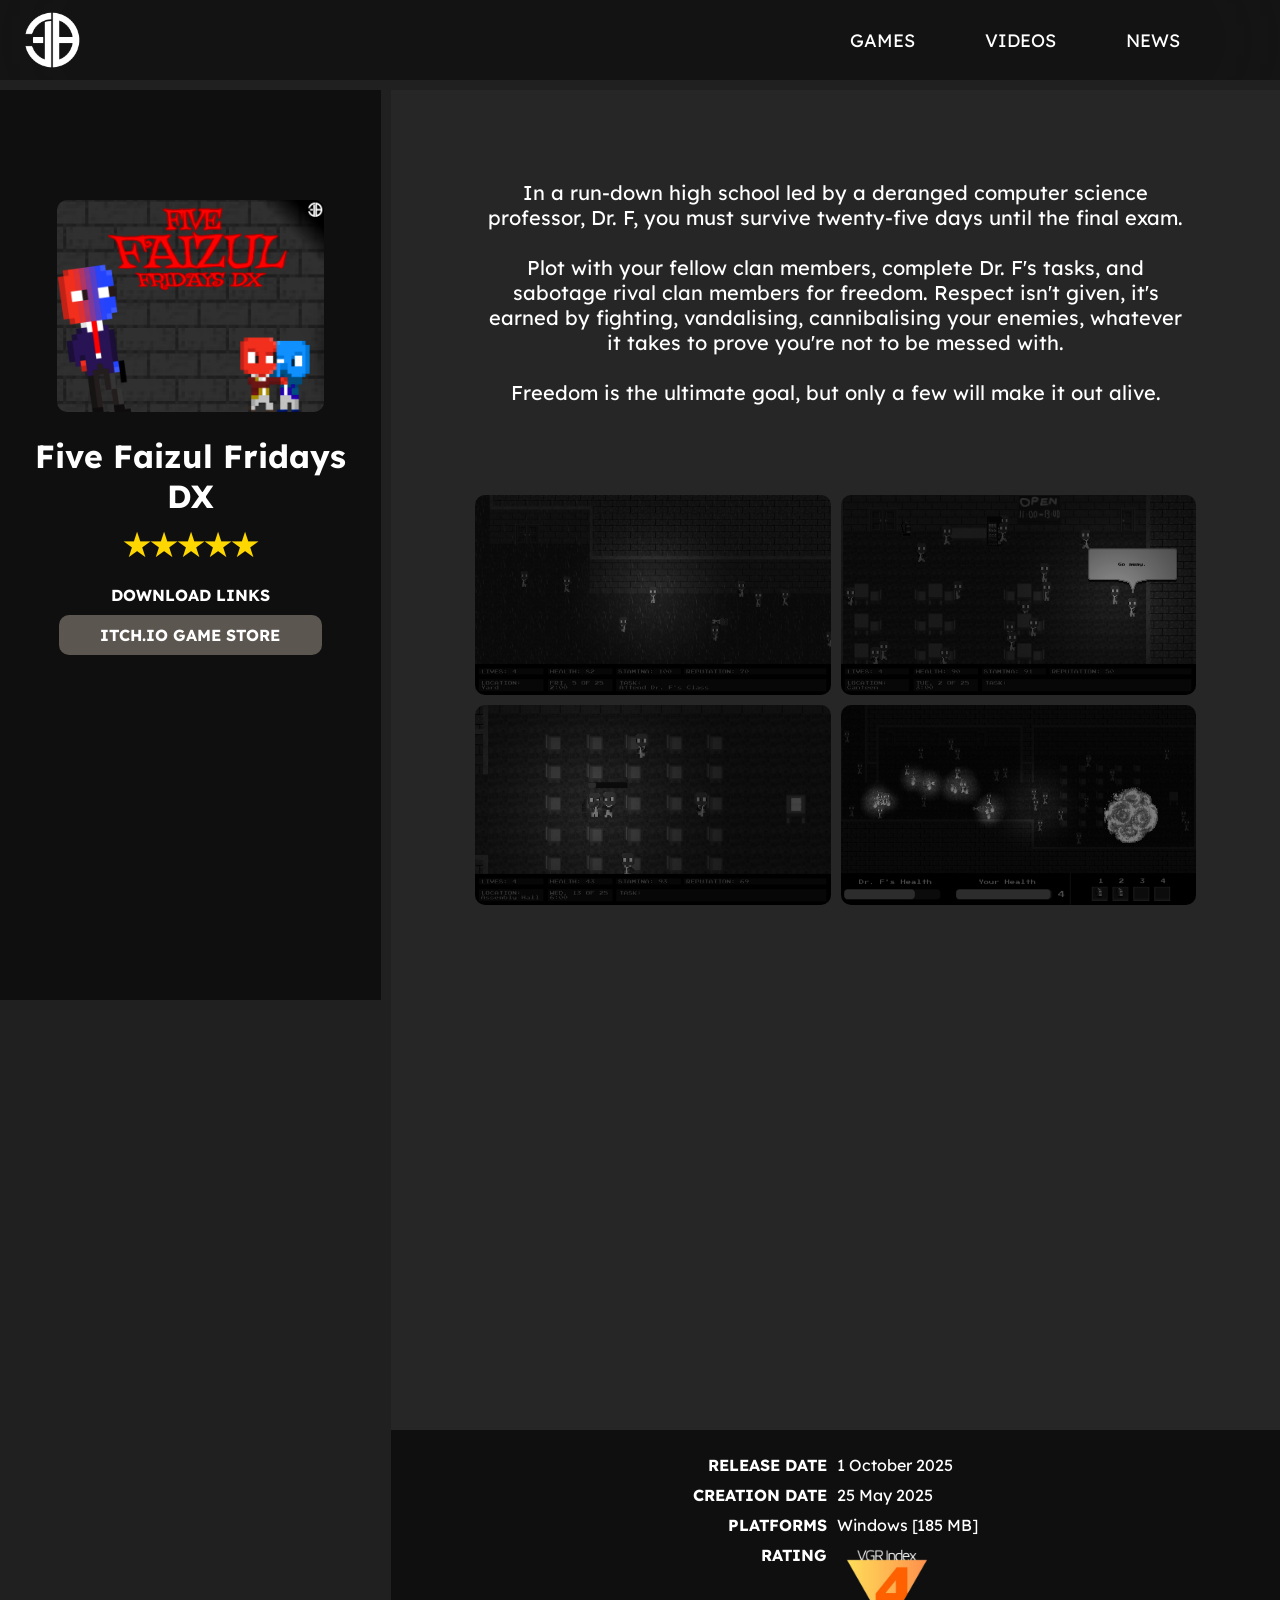
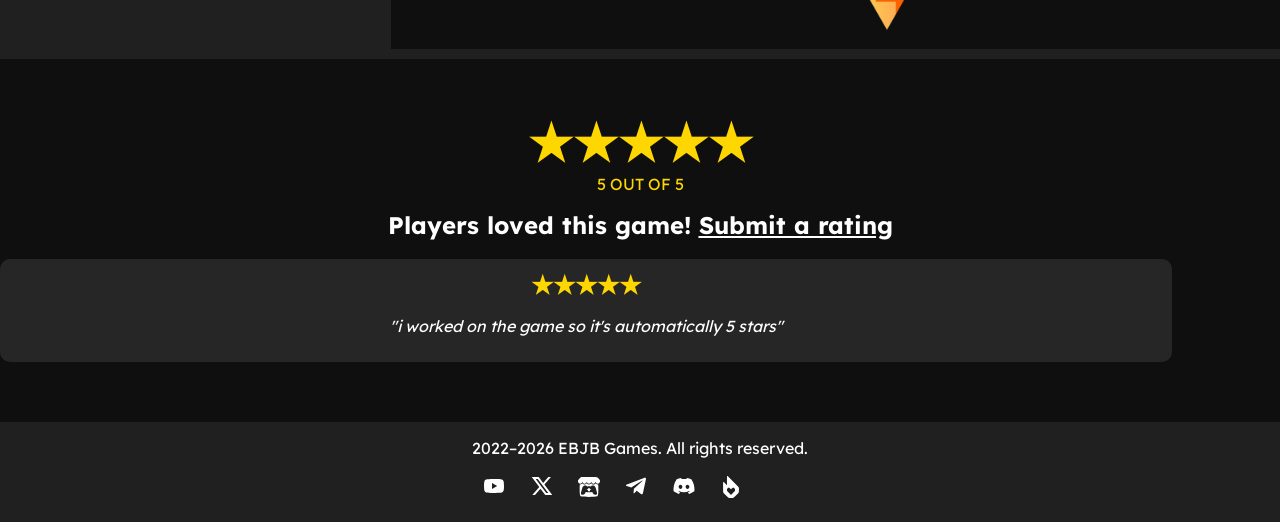
<file: games/five-faizul-fridays-dx/index.html>
<!DOCTYPE html>
<html lang="en">
<head>
    <meta charset="UTF-8">
    <meta name="viewport" content="width=device-width, initial-scale=1.0">
    <link rel="stylesheet" href="/styles.css">
    <link rel="preconnect" href="https://fonts.googleapis.com">
    <link rel="preconnect" href="https://fonts.gstatic.com" crossorigin>
    <link href="https://fonts.googleapis.com/css2?family=Lexend:wght@100..900&display=swap" rel="stylesheet">
    <link rel="icon" type="image/x-icon" href="/images/EBJB Games 2025 Logo TRANSPARENT.png">
    <title>Five Faizul Fridays DX • EBJB Games</title>
</head>
<body>
    <div style="height: 80px;"></div>
    <header>
        <nav class="navbar">
            <a href="/home">
                <img src="/images/EBJB Games 2025 Logo TRANSPARENT.png" alt="EBJB Games">
            </a>
            <ul>
                <li><a href="/games">GAMES</a></li>
                <li><a href="/videos">VIDEOS</a></li>
                <li><a href="/news">NEWS</a></li>
            </ul>
        </nav>
    </header>

    <main>
        <div class="game_page">
            <div class="game_sidebar">
                <div class="info">
                    <img src="/images/covers/Five Faizul Fridays DX Standard Edition Poster.png">
                    <h1 style="margin: 24px; margin-bottom: 10px;">Five Faizul Fridays DX</h1>
                    <a href="#reviews" style="margin: 0; padding: 0;">
                        <h2 style="margin: 0; padding: 0; font-size: 30px; color: gold">★★★★★</h2>
                    </a>
                    <h4 style="margin-bottom: 10px;">DOWNLOAD LINKS</h4>
                    <a href="https://ebjb.itch.io/five-faizul-fridays-dx" target="_blank" rel="noopener noreferrer" class="game_sidebar_button">
                        <h4>ITCH.IO GAME STORE</h4>
                    </a>
                </div>
            </div>

            <div class="game_info">
                <p id="desc">In a run-down high school led by a deranged computer science professor, Dr. F, you must survive twenty-five days until the final exam.<br><br>
Plot with your fellow clan members, complete Dr. F's tasks, and sabotage rival clan members for freedom. Respect isn't given, it's earned by fighting, vandalising, cannibalising your enemies, whatever it takes to prove you're not to be messed with.<br><br>
Freedom is the ultimate goal, but only a few will make it out alive.</p>
                <div class="screenshots">
                    <img src="/images/gamescreenshots/fffdx/1.png">
                    <img src="/images/gamescreenshots/fffdx/2.png">
                    <img src="/images/gamescreenshots/fffdx/3.png">
                    <img src="/images/gamescreenshots/fffdx/4.png">
                </div>
                <div class="vids">
                    <iframe src="https://www.youtube.com/embed/ZCGlMQ7t0Zw?si=cFUyHBpDDZGTTja8&amp;controls=0" title="YouTube video player" frameborder="0" allow="accelerometer; autoplay; clipboard-write; encrypted-media; gyroscope; picture-in-picture; web-share" referrerpolicy="strict-origin-when-cross-origin" allowfullscreen></iframe>
                    <iframe src="https://www.youtube.com/embed/UmzQ9qCnzyo?si=RpMcDXX75jRWP8lm&amp;controls=0" title="YouTube video player" frameborder="0" allow="accelerometer; autoplay; clipboard-write; encrypted-media; gyroscope; picture-in-picture; web-share" referrerpolicy="strict-origin-when-cross-origin" allowfullscreen></iframe>
                    <iframe src="https://www.youtube.com/embed/pMX_KWARRT4?si=82qZ1374lEFjjZii" title="YouTube video player" frameborder="0" allow="accelerometer; autoplay; clipboard-write; encrypted-media; gyroscope; picture-in-picture; web-share" referrerpolicy="strict-origin-when-cross-origin" allowfullscreen></iframe>
                </div>
                <div class="specs">
                    <div id="label">
                        <p>RELEASE DATE</p>
                        <p>CREATION DATE</p>
                        <p>PLATFORMS</p>
                        <p>RATING</p>
                    </div>
                    <div id="value">
                        <p>1 October 2025</p>
                        <p>25 May 2025</p>
                        <p>Windows [185 MB]</p>
                        <a href="/vgr">
                            <img src="/images/vgr/4.png" alt="VGR 4">
                        </a>
                    </div>
                </div>
            </div>
        </div>

        <div id="reviews">
            <div>
                <h2 style="font-size: 50px; color: gold; margin-bottom: 0;">★★★★★</h2>
                <p style="margin-top: 0; color: gold;">5 OUT OF 5</p>
                <h2 style="margin-top: 0;">Players loved this game! <a href="https://forms.gle/dWjnbuNWRDbc1jV27" target="_blank" rel="noopener noreferrer"><u>Submit a rating</u></a></h2>
            </div>
            <div>
                <div class="review">
                    <h2 style="font-size: 25px; color: gold; margin: 0;">★★★★★</h2>
                    <p><i>"i worked on the game so it's automatically 5 stars"</i></p>
                </div>
            </div>
        </div>
    </main>
    <footer>
        <div class="footer">
            <p>2022–2026 EBJB Games. All rights reserved.</p>
            <div class="socials">
                <a href="https://www.youtube.com/@EBJBGames?sub_confirmation=1" target="_blank" rel="noopener noreferrer"> <!-- YOUTUBE -->
                    <svg xmlns="http://www.w3.org/2000/svg" width="24" height="24" viewBox="0 0 24 24"><path fill="currentColor" d="m10 15l5.19-3L10 9zm11.56-7.83c.13.47.22 1.1.28 1.9c.07.8.1 1.49.1 2.09L22 12c0 2.19-.16 3.8-.44 4.83c-.25.9-.83 1.48-1.73 1.73c-.47.13-1.33.22-2.65.28c-1.3.07-2.49.1-3.59.1L12 19c-4.19 0-6.8-.16-7.83-.44c-.9-.25-1.48-.83-1.73-1.73c-.13-.47-.22-1.1-.28-1.9c-.07-.8-.1-1.49-.1-2.09L2 12c0-2.19.16-3.8.44-4.83c.25-.9.83-1.48 1.73-1.73c.47-.13 1.33-.22 2.65-.28c1.3-.07 2.49-.1 3.59-.1L12 5c4.19 0 6.8.16 7.83.44c.9.25 1.48.83 1.73 1.73"/></svg>
                </a>

                <a href="https://www.x.com/@EBJBGames" target="_blank" rel="noopener noreferrer"> <!-- X / TWITTER -->
                    <svg xmlns="http://www.w3.org/2000/svg" width="24" height="24" viewBox="0 0 24 24"><path fill="currentColor" d="M10.488 14.651L15.25 21h7l-7.858-10.478L20.93 3h-2.65l-5.117 5.886L8.75 3h-7l7.51 10.015L2.32 21h2.65zM16.25 19L5.75 5h2l10.5 14z"/></svg>
                </a>

                <a href="https://ebjb.itch.io" target="_blank" rel="noopener noreferrer"> <!-- ITCH -->
                    <svg xmlns="http://www.w3.org/2000/svg" width="22" height="22" viewBox="0 0 32 32"><path fill="currentColor" d="M4.172 1.787C2.776 2.615.027 5.771 0 6.599v1.375c0 1.735 1.625 3.267 3.099 3.267c1.771 0 3.251-1.469 3.251-3.213c0 1.744 1.421 3.213 3.197 3.213c1.771 0 3.151-1.469 3.151-3.213c0 1.744 1.516 3.213 3.287 3.213h.032c1.776 0 3.291-1.469 3.291-3.213c0 1.744 1.381 3.213 3.152 3.213s3.197-1.469 3.197-3.213c0 1.744 1.475 3.213 3.245 3.213c1.479 0 3.104-1.532 3.104-3.267V6.599c-.032-.828-2.776-3.984-4.177-4.812c-4.339-.156-7.344-.183-11.823-.183c-4.484.005-10.593.073-11.828.183zm8.505 8.634a3.7 3.7 0 0 1-.625.797v.005a3.73 3.73 0 0 1-2.599 1.057a3.7 3.7 0 0 1-2.599-1.063a3.4 3.4 0 0 1-.6-.787c-.167.297-.4.552-.645.787A3.7 3.7 0 0 1 3.01 12.28h-.005a1.1 1.1 0 0 1-.349-.073a55 55 0 0 0-.224 3.937v.005c-.005.527-.005.953-.011 1.552c.032 3.115-.307 10.089 1.376 11.803c2.604.604 7.396.88 12.197.885h.005c4.807-.005 9.593-.281 12.197-.885c1.683-1.713 1.344-8.688 1.376-11.803c-.005-.599-.005-1.025-.011-1.552v-.005a52 52 0 0 0-.224-3.937a1 1 0 0 1-.349.073h-.005a3.7 3.7 0 0 1-2.599-1.063h.005c-.245-.235-.479-.489-.645-.787h-.005a3.4 3.4 0 0 1-.595.787a3.71 3.71 0 0 1-5.198 0a3.6 3.6 0 0 1-.615-.787l-.011-.016c-.172.308-.380.573-.615.803a3.7 3.7 0 0 1-2.599 1.063h-.005q-.048.001-.104-.005q-.054.006-.109.005h-.005a3.7 3.7 0 0 1-2.593-1.063a3.4 3.4 0 0 1-.609-.787l-.011-.016zm-2.672 3.454c1.057.005 1.995 0 3.161 1.271c.916-.093 1.875-.14 2.833-.14s1.917.047 2.833.14c1.167-1.271 2.104-1.271 3.161-1.271h.005c.5 0 2.5 0 3.891 3.912l1.495 5.369c1.109 3.995-.355 4.095-2.177 4.095c-2.708-.1-4.208-2.068-4.208-4.037c-1.5.251-3.251.371-5 .371s-3.5-.12-4.995-.371c0 1.969-1.5 3.937-4.208 4.037c-1.828-.005-3.292-.1-2.183-4.095l1.495-5.369c1.396-3.912 3.396-3.912 3.896-3.912zM16 16.953c-.005 0-2.849 2.62-3.364 3.547l1.864-.073v1.625c0 .079.751.047 1.5.011c.749.036 1.495.068 1.495-.011v-1.625l1.869.073C18.849 19.573 16 16.953 16 16.953"/></svg>
                </a>

                <a href="https://t.me/EBJBGames" target="_blank" rel="noopener noreferrer"> <!-- TELEGRAM -->
                    <svg xmlns="http://www.w3.org/2000/svg" width="24" height="24" viewBox="0 0 24 24"><path fill="currentColor" d="m21.936 5.17l-3.03 14.185c-.226.999-.806 1.224-1.644.773l-4.545-3.352l-2.225 2.127c-.225.226-.451.452-.967.452l.355-4.675l8.478-7.704c.354-.355-.097-.484-.548-.193l-10.541 6.64l-4.546-1.386c-.999-.322-.999-1 .226-1.45L20.614 3.72c.87-.258 1.612.194 1.322 1.45"/></svg>
                </a>

                <a href="https://discord.com/invite/ETSHqf4k6v" target="_blank" rel="noopener noreferrer"> <!-- DISCORD -->
                    <svg xmlns="http://www.w3.org/2000/svg" width="24" height="24" viewBox="0 0 24 24"><path fill="currentColor" d="M19.27 5.33C17.94 4.71 16.5 4.26 15 4a.1.1 0 0 0-.07.03c-.18.33-.39.76-.53 1.09a16.1 16.1 0 0 0-4.8 0c-.14-.34-.35-.76-.54-1.09c-.01-.02-.04-.03-.07-.03c-1.5.26-2.93.71-4.27 1.33c-.01 0-.02.01-.03.02c-2.72 4.07-3.47 8.03-3.1 11.95c0 .02.01.04.03.05c1.8 1.32 3.53 2.12 5.24 2.65c.03.01.06 0 .07-.02c.4-.55.76-1.13 1.07-1.74c.02-.04 0-.08-.04-.09c-.57-.22-1.11-.48-1.64-.78c-.04-.02-.04-.08-.01-.11c.11-.08.22-.17.33-.25c.02-.02.05-.02.07-.01c3.44 1.57 7.15 1.57 10.55 0c.02-.01.05-.01.07.01c.11.09.22.17.33.26c.04.03.04.09-.01.11c-.52.31-1.07.56-1.64.78c-.04.01-.05.06-.04.09c.32.61.68 1.19 1.07 1.74c.03.01.06.02.09.01c1.72-.53 3.45-1.33 5.25-2.65c.02-.01.03-.03.03-.05c.44-4.53-.73-8.46-3.1-11.95c-.01-.01-.02-.02-.04-.02M8.52 14.91c-1.03 0-1.89-.95-1.89-2.12s.84-2.12 1.89-2.12c1.06 0 1.9.96 1.89 2.12c0 1.17-.84 2.12-1.89 2.12m6.97 0c-1.03 0-1.89-.95-1.89-2.12s.84-2.12 1.89-2.12c1.06 0 1.9.96 1.89 2.12c0 1.17-.83 2.12-1.89 2.12"/></svg>
                </a>

                <a href="https://ebjb.fandom.com" target="_blank" rel="noopener noreferrer"> <!-- FANDOM -->
                    <svg xmlns="http://www.w3.org/2000/svg" width="22" height="22" viewBox="0 0 24 24"><path fill="currentColor" d="M8.123.008a.43.43 0 0 0-.512.42v9.746L4.104 6.666a.432.432 0 0 0-.66.064a.43.43 0 0 0-.071.239v10.064a2.4 2.4 0 0 0 .701 1.694l4.565 4.57a2.4 2.4 0 0 0 1.693.703h3.34a2.4 2.4 0 0 0 1.691-.701l4.565-4.572a2.4 2.4 0 0 0 .699-1.694V13.41a2.4 2.4 0 0 0-.7-1.693L8.343.125a.43.43 0 0 0-.219-.117zM9.646 12.51a.72.72 0 0 1 .508.21l1.848 1.85l1.844-1.85a.714.714 0 0 1 1.015 0l1.32 1.321a.72.72 0 0 1 .212.508v1.406a.72.72 0 0 1-.21.508l-3.68 3.7a.72.72 0 0 1-1.019 0l-3.668-3.7a.72.72 0 0 1-.209-.506v-1.408a.7.7 0 0 1 .211-.506l1.32-1.322a.7.7 0 0 1 .508-.211"/></svg>
                </a>
            </div>
            <div class="return_home">
                <a href="/home">
                    <h2 style="text-align: center;">Home</h2>
                </a>
            </div>
        </div>
    </footer>
</body>
</html>
</file>
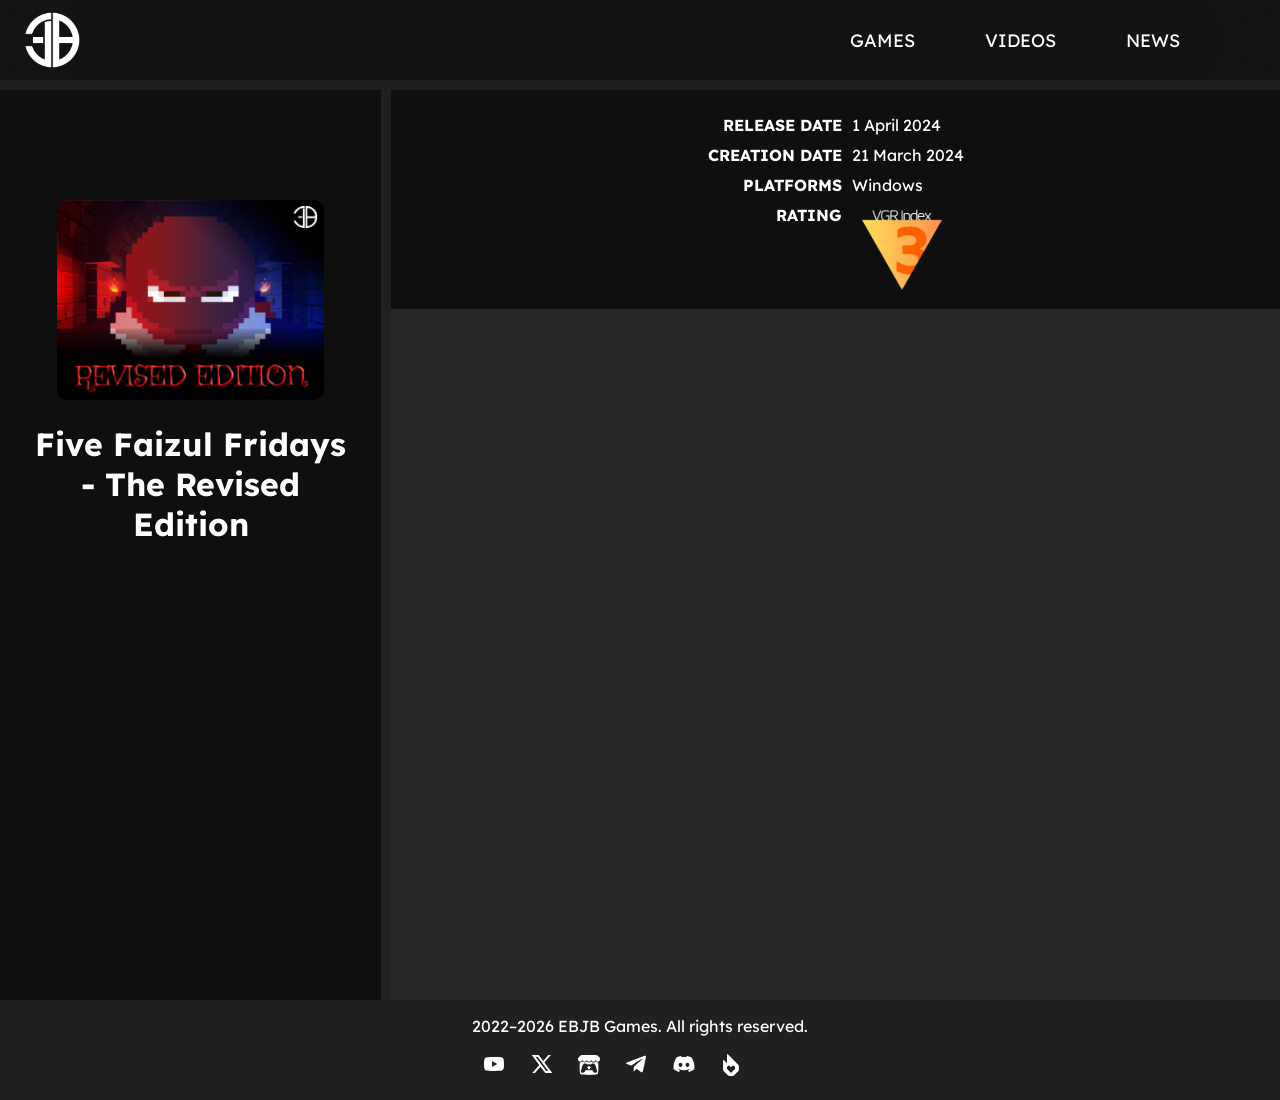
<file: games/five-faizul-fridays-the-revised-edition/index.html>
<!DOCTYPE html>
<html lang="en">
<head>
    <meta charset="UTF-8">
    <meta name="viewport" content="width=device-width, initial-scale=1.0">
    <link rel="stylesheet" href="/styles.css">
    <link rel="preconnect" href="https://fonts.googleapis.com">
    <link rel="preconnect" href="https://fonts.gstatic.com" crossorigin>
    <link href="https://fonts.googleapis.com/css2?family=Lexend:wght@100..900&display=swap" rel="stylesheet">
    <link rel="icon" type="image/x-icon" href="/images/EBJB Games 2025 Logo TRANSPARENT.png">
    <title>Five Faizul Fridays - The Revised Edition • EBJB Games</title>
</head>
<body>
    <div style="height: 80px;"></div>
    <header>
        <nav class="navbar">
            <a href="/home">
                <img src="/images/EBJB Games 2025 Logo TRANSPARENT.png" alt="EBJB Games">
            </a>
            <ul>
                <li><a href="/games">GAMES</a></li>
                <li><a href="/videos">VIDEOS</a></li>
                <li><a href="/news">NEWS</a></li>
            </ul>
        </nav>
    </header>

    <main>
        <div class="game_page">
            <div class="game_sidebar">
                <div class="info">
                    <img src="/images/covers/Five Faizul Fridays The Revised Edition Poster.png">
                    <h1 style="margin: 24px; margin-bottom: 10px;">Five Faizul Fridays - The Revised Edition</h1>
                </div>
            </div>

            <div class="game_info">

                <div class="specs" style="margin-top: 0;">
                    <div id="label">
                        <p>RELEASE DATE</p>
                        <p>CREATION DATE</p>
                        <p>PLATFORMS</p>
                        <p>RATING</p>
                    </div>
                    <div id="value">
                        <p>1 April 2024</p>
                        <p>21 March 2024</p>
                        <p>Windows</p>
                        <a href="/vgr">
                            <img src="/images/vgr/3.png" alt="VGR 3">
                        </a>
                    </div>
                </div>
            </div>
        </div>

    </main>
    <footer>
        <div class="footer">
            <p>2022–2026 EBJB Games. All rights reserved.</p>
            <div class="socials">
                <a href="https://www.youtube.com/@EBJBGames?sub_confirmation=1" target="_blank" rel="noopener noreferrer"> <!-- YOUTUBE -->
                    <svg xmlns="http://www.w3.org/2000/svg" width="24" height="24" viewBox="0 0 24 24"><path fill="currentColor" d="m10 15l5.19-3L10 9zm11.56-7.83c.13.47.22 1.1.28 1.9c.07.8.1 1.49.1 2.09L22 12c0 2.19-.16 3.8-.44 4.83c-.25.9-.83 1.48-1.73 1.73c-.47.13-1.33.22-2.65.28c-1.3.07-2.49.1-3.59.1L12 19c-4.19 0-6.8-.16-7.83-.44c-.9-.25-1.48-.83-1.73-1.73c-.13-.47-.22-1.1-.28-1.9c-.07-.8-.1-1.49-.1-2.09L2 12c0-2.19.16-3.8.44-4.83c.25-.9.83-1.48 1.73-1.73c.47-.13 1.33-.22 2.65-.28c1.3-.07 2.49-.1 3.59-.1L12 5c4.19 0 6.8.16 7.83.44c.9.25 1.48.83 1.73 1.73"/></svg>
                </a>

                <a href="https://www.x.com/@EBJBGames" target="_blank" rel="noopener noreferrer"> <!-- X / TWITTER -->
                    <svg xmlns="http://www.w3.org/2000/svg" width="24" height="24" viewBox="0 0 24 24"><path fill="currentColor" d="M10.488 14.651L15.25 21h7l-7.858-10.478L20.93 3h-2.65l-5.117 5.886L8.75 3h-7l7.51 10.015L2.32 21h2.65zM16.25 19L5.75 5h2l10.5 14z"/></svg>
                </a>

                <a href="https://ebjb.itch.io" target="_blank" rel="noopener noreferrer"> <!-- ITCH -->
                    <svg xmlns="http://www.w3.org/2000/svg" width="22" height="22" viewBox="0 0 32 32"><path fill="currentColor" d="M4.172 1.787C2.776 2.615.027 5.771 0 6.599v1.375c0 1.735 1.625 3.267 3.099 3.267c1.771 0 3.251-1.469 3.251-3.213c0 1.744 1.421 3.213 3.197 3.213c1.771 0 3.151-1.469 3.151-3.213c0 1.744 1.516 3.213 3.287 3.213h.032c1.776 0 3.291-1.469 3.291-3.213c0 1.744 1.381 3.213 3.152 3.213s3.197-1.469 3.197-3.213c0 1.744 1.475 3.213 3.245 3.213c1.479 0 3.104-1.532 3.104-3.267V6.599c-.032-.828-2.776-3.984-4.177-4.812c-4.339-.156-7.344-.183-11.823-.183c-4.484.005-10.593.073-11.828.183zm8.505 8.634a3.7 3.7 0 0 1-.625.797v.005a3.73 3.73 0 0 1-2.599 1.057a3.7 3.7 0 0 1-2.599-1.063a3.4 3.4 0 0 1-.6-.787c-.167.297-.4.552-.645.787A3.7 3.7 0 0 1 3.01 12.28h-.005a1.1 1.1 0 0 1-.349-.073a55 55 0 0 0-.224 3.937v.005c-.005.527-.005.953-.011 1.552c.032 3.115-.307 10.089 1.376 11.803c2.604.604 7.396.88 12.197.885h.005c4.807-.005 9.593-.281 12.197-.885c1.683-1.713 1.344-8.688 1.376-11.803c-.005-.599-.005-1.025-.011-1.552v-.005a52 52 0 0 0-.224-3.937a1 1 0 0 1-.349.073h-.005a3.7 3.7 0 0 1-2.599-1.063h.005c-.245-.235-.479-.489-.645-.787h-.005a3.4 3.4 0 0 1-.595.787a3.71 3.71 0 0 1-5.198 0a3.6 3.6 0 0 1-.615-.787l-.011-.016c-.172.308-.380.573-.615.803a3.7 3.7 0 0 1-2.599 1.063h-.005q-.048.001-.104-.005q-.054.006-.109.005h-.005a3.7 3.7 0 0 1-2.593-1.063a3.4 3.4 0 0 1-.609-.787l-.011-.016zm-2.672 3.454c1.057.005 1.995 0 3.161 1.271c.916-.093 1.875-.14 2.833-.14s1.917.047 2.833.14c1.167-1.271 2.104-1.271 3.161-1.271h.005c.5 0 2.5 0 3.891 3.912l1.495 5.369c1.109 3.995-.355 4.095-2.177 4.095c-2.708-.1-4.208-2.068-4.208-4.037c-1.5.251-3.251.371-5 .371s-3.5-.12-4.995-.371c0 1.969-1.5 3.937-4.208 4.037c-1.828-.005-3.292-.1-2.183-4.095l1.495-5.369c1.396-3.912 3.396-3.912 3.896-3.912zM16 16.953c-.005 0-2.849 2.62-3.364 3.547l1.864-.073v1.625c0 .079.751.047 1.5.011c.749.036 1.495.068 1.495-.011v-1.625l1.869.073C18.849 19.573 16 16.953 16 16.953"/></svg>
                </a>

                <a href="https://t.me/EBJBGames" target="_blank" rel="noopener noreferrer"> <!-- TELEGRAM -->
                    <svg xmlns="http://www.w3.org/2000/svg" width="24" height="24" viewBox="0 0 24 24"><path fill="currentColor" d="m21.936 5.17l-3.03 14.185c-.226.999-.806 1.224-1.644.773l-4.545-3.352l-2.225 2.127c-.225.226-.451.452-.967.452l.355-4.675l8.478-7.704c.354-.355-.097-.484-.548-.193l-10.541 6.64l-4.546-1.386c-.999-.322-.999-1 .226-1.45L20.614 3.72c.87-.258 1.612.194 1.322 1.45"/></svg>
                </a>

                <a href="https://discord.com/invite/ETSHqf4k6v" target="_blank" rel="noopener noreferrer"> <!-- DISCORD -->
                    <svg xmlns="http://www.w3.org/2000/svg" width="24" height="24" viewBox="0 0 24 24"><path fill="currentColor" d="M19.27 5.33C17.94 4.71 16.5 4.26 15 4a.1.1 0 0 0-.07.03c-.18.33-.39.76-.53 1.09a16.1 16.1 0 0 0-4.8 0c-.14-.34-.35-.76-.54-1.09c-.01-.02-.04-.03-.07-.03c-1.5.26-2.93.71-4.27 1.33c-.01 0-.02.01-.03.02c-2.72 4.07-3.47 8.03-3.1 11.95c0 .02.01.04.03.05c1.8 1.32 3.53 2.12 5.24 2.65c.03.01.06 0 .07-.02c.4-.55.76-1.13 1.07-1.74c.02-.04 0-.08-.04-.09c-.57-.22-1.11-.48-1.64-.78c-.04-.02-.04-.08-.01-.11c.11-.08.22-.17.33-.25c.02-.02.05-.02.07-.01c3.44 1.57 7.15 1.57 10.55 0c.02-.01.05-.01.07.01c.11.09.22.17.33.26c.04.03.04.09-.01.11c-.52.31-1.07.56-1.64.78c-.04.01-.05.06-.04.09c.32.61.68 1.19 1.07 1.74c.03.01.06.02.09.01c1.72-.53 3.45-1.33 5.25-2.65c.02-.01.03-.03.03-.05c.44-4.53-.73-8.46-3.1-11.95c-.01-.01-.02-.02-.04-.02M8.52 14.91c-1.03 0-1.89-.95-1.89-2.12s.84-2.12 1.89-2.12c1.06 0 1.9.96 1.89 2.12c0 1.17-.84 2.12-1.89 2.12m6.97 0c-1.03 0-1.89-.95-1.89-2.12s.84-2.12 1.89-2.12c1.06 0 1.9.96 1.89 2.12c0 1.17-.83 2.12-1.89 2.12"/></svg>
                </a>

                <a href="https://ebjb.fandom.com" target="_blank" rel="noopener noreferrer"> <!-- FANDOM -->
                    <svg xmlns="http://www.w3.org/2000/svg" width="22" height="22" viewBox="0 0 24 24"><path fill="currentColor" d="M8.123.008a.43.43 0 0 0-.512.42v9.746L4.104 6.666a.432.432 0 0 0-.66.064a.43.43 0 0 0-.071.239v10.064a2.4 2.4 0 0 0 .701 1.694l4.565 4.57a2.4 2.4 0 0 0 1.693.703h3.34a2.4 2.4 0 0 0 1.691-.701l4.565-4.572a2.4 2.4 0 0 0 .699-1.694V13.41a2.4 2.4 0 0 0-.7-1.693L8.343.125a.43.43 0 0 0-.219-.117zM9.646 12.51a.72.72 0 0 1 .508.21l1.848 1.85l1.844-1.85a.714.714 0 0 1 1.015 0l1.32 1.321a.72.72 0 0 1 .212.508v1.406a.72.72 0 0 1-.21.508l-3.68 3.7a.72.72 0 0 1-1.019 0l-3.668-3.7a.72.72 0 0 1-.209-.506v-1.408a.7.7 0 0 1 .211-.506l1.32-1.322a.7.7 0 0 1 .508-.211"/></svg>
                </a>
            </div>
            <div class="return_home">
                <a href="/home">
                    <h2 style="text-align: center;">Home</h2>
                </a>
            </div>
        </div>
    </footer>
</body>
</html>
</file>
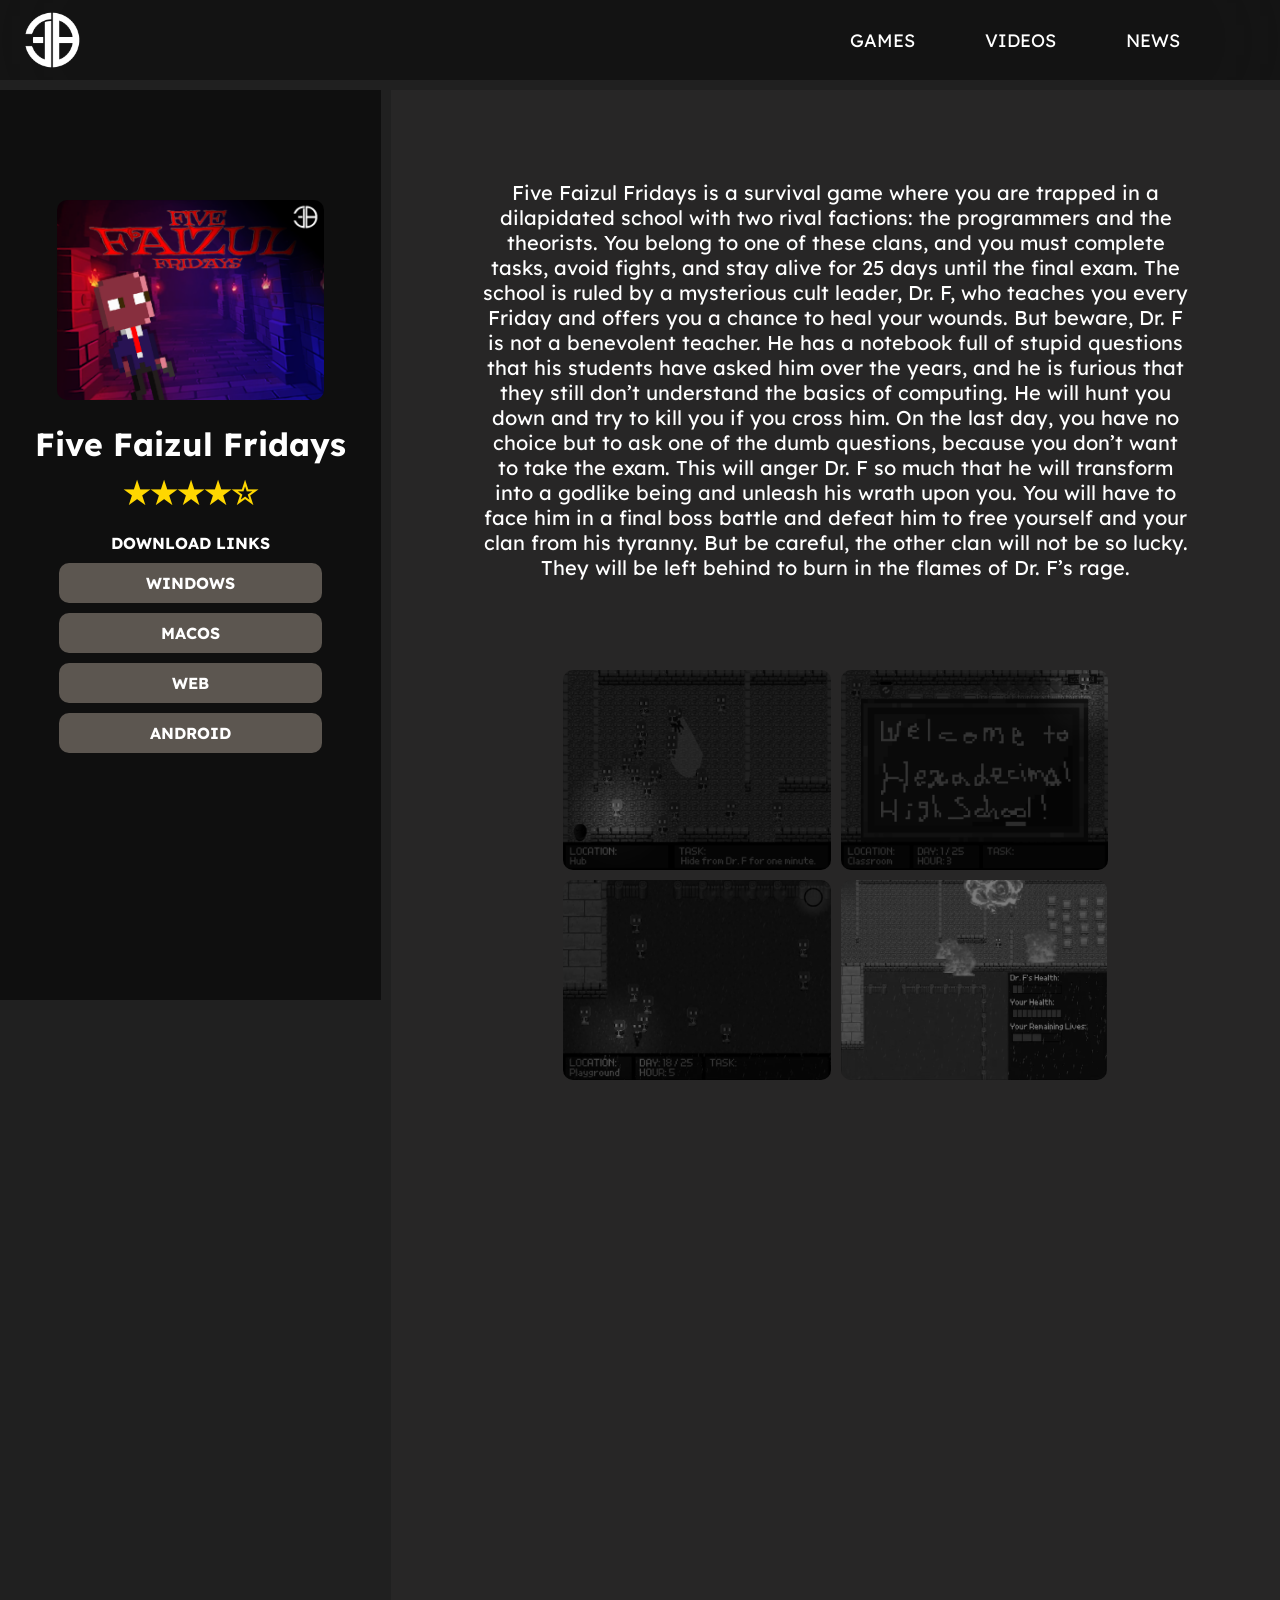
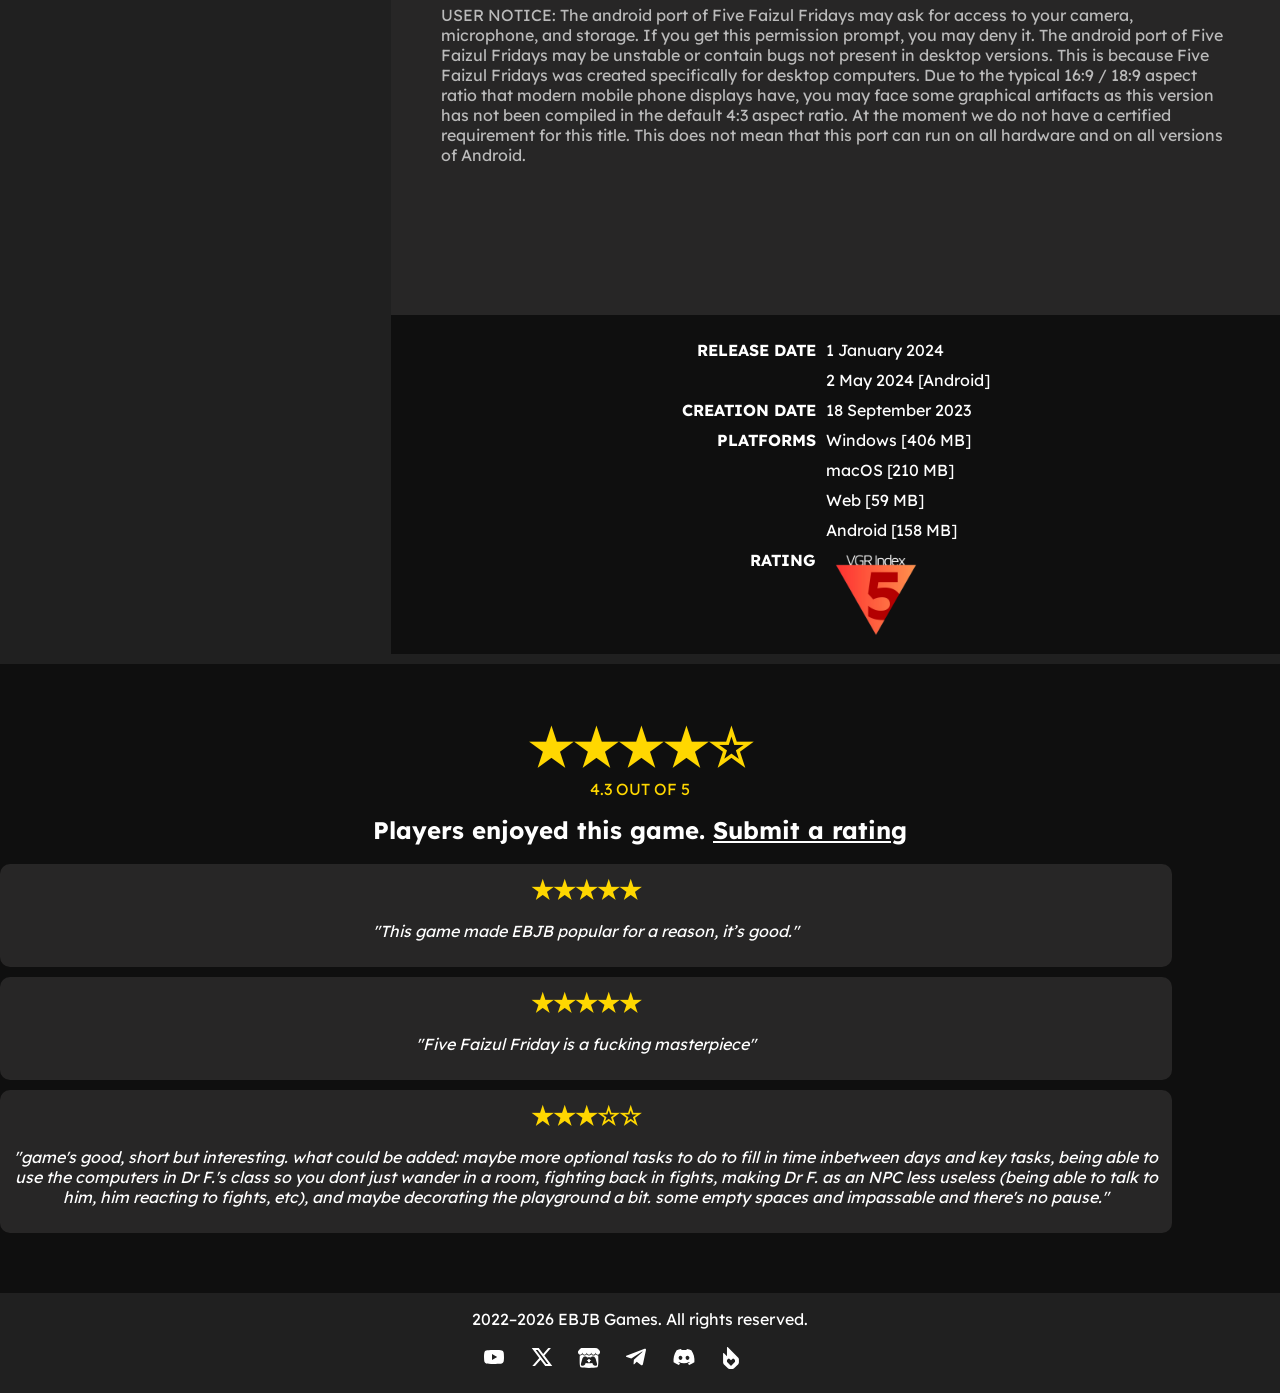
<file: games/five-faizul-fridays/index.html>
<!DOCTYPE html>
<html lang="en">
<head>
    <meta charset="UTF-8">
    <meta name="viewport" content="width=device-width, initial-scale=1.0">
    <link rel="stylesheet" href="/styles.css">
    <link rel="preconnect" href="https://fonts.googleapis.com">
    <link rel="preconnect" href="https://fonts.gstatic.com" crossorigin>
    <link href="https://fonts.googleapis.com/css2?family=Lexend:wght@100..900&display=swap" rel="stylesheet">
    <link rel="icon" type="image/x-icon" href="/images/EBJB Games 2025 Logo TRANSPARENT.png">
    <title>Five Faizul Fridays • EBJB Games</title>
</head>
<body>
    <div style="height: 80px;"></div>
    <header>
        <nav class="navbar">
            <a href="/home">
                <img src="/images/EBJB Games 2025 Logo TRANSPARENT.png" alt="EBJB Games">
            </a>
            <ul>
                <li><a href="/games">GAMES</a></li>
                <li><a href="/videos">VIDEOS</a></li>
                <li><a href="/news">NEWS</a></li>
            </ul>
        </nav>
    </header>

    <main>
        <div class="game_page">
            <div class="game_sidebar">
                <div class="info">
                    <img src="/images/covers/Five Faizul Fridays Poster.png">
                    <h1 style="margin: 24px; margin-bottom: 10px;">Five Faizul Fridays</h1>
                    <a href="#reviews" style="margin: 0; padding: 0;">
                        <h2 style="margin: 0; padding: 0; font-size: 30px; color: gold">★★★★☆</h2>
                    </a>
                    <h4 style="margin-bottom: 10px;">DOWNLOAD LINKS</h4>
                    <a href="https://mega.nz/file/dEJwjBxL#oMsL0uvq6ExrrqdSt_079SZkXmtLdGuLCyM4rCKXZVo" target="_blank" rel="noopener noreferrer" class="game_sidebar_button">
                        <h4>WINDOWS</h4>
                    </a>
                    <a href="https://mega.nz/file/pAxGDbpb#NAcxKlSlsNdR2siBIZn_lVsG64r_UTghF03Sl4y8IYk" target="_blank" rel="noopener noreferrer" class="game_sidebar_button">
                        <h4>MACOS</h4>
                    </a>
                    <a href="https://mega.nz/file/FVg1WbaA#2vGBqG9Expr3JUAe3q-pQli0weBOmSPGKe72LT2p0s8" target="_blank" rel="noopener noreferrer" class="game_sidebar_button">
                        <h4>WEB</h4>
                    </a>
                    <a href="https://mega.nz/file/gBYgHBoR#98Q-KD7Z2k0Hn3GWuieAn1IJzTMoc-P0ekxT_LMKm9s" target="_blank" rel="noopener noreferrer" class="game_sidebar_button">
                        <h4>ANDROID</h4>
                    </a>
                </div>
            </div>

            <div class="game_info">
                <p id="desc">Five Faizul Fridays is a survival game where you are trapped in a dilapidated school with two rival factions: the programmers and the theorists. You belong to one of these clans, and you must complete tasks, avoid fights, and stay alive for 25 days until the final exam. The school is ruled by a mysterious cult leader, Dr. F, who teaches you every Friday and offers you a chance to heal your wounds. But beware, Dr. F is not a benevolent teacher. He has a notebook full of stupid questions that his students have asked him over the years, and he is furious that they still don’t understand the basics of computing. He will hunt you down and try to kill you if you cross him. On the last day, you have no choice but to ask one of the dumb questions, because you don’t want to take the exam. This will anger Dr. F so much that he will transform into a godlike being and unleash his wrath upon you. You will have to face him in a final boss battle and defeat him to free yourself and your clan from his tyranny. But be careful, the other clan will not be so lucky. They will be left behind to burn in the flames of Dr. F’s rage.</p>
                <div class="screenshots">
                    <img src="/images/gamescreenshots/fff/1.png">
                    <img src="/images/gamescreenshots/fff/2.png">
                    <img src="/images/gamescreenshots/fff/3.png">
                    <img src="/images/gamescreenshots/fff/4.png">
                </div>
                <div class="vids">
                    <iframe src="https://www.youtube.com/embed/EvaLLT0TAGQ?si=kfPwSavgWiSQmXzh&amp;controls=0" title="YouTube video player" frameborder="0" allow="accelerometer; autoplay; clipboard-write; encrypted-media; gyroscope; picture-in-picture; web-share" referrerpolicy="strict-origin-when-cross-origin" allowfullscreen></iframe>
                    <iframe src="https://www.youtube.com/embed/N-uE6K_Vdrg?si=_Kdmx0arY5YzfcIL&amp;controls=0" title="YouTube video player" frameborder="0" allow="accelerometer; autoplay; clipboard-write; encrypted-media; gyroscope; picture-in-picture; web-share" referrerpolicy="strict-origin-when-cross-origin" allowfullscreen></iframe>
                    <iframe src="https://www.youtube.com/embed/S4rl9snj2dA?si=yBPptL5KHTvxN1s2&amp;controls=0" title="YouTube video player" frameborder="0" allow="accelerometer; autoplay; clipboard-write; encrypted-media; gyroscope; picture-in-picture; web-share" referrerpolicy="strict-origin-when-cross-origin" allowfullscreen></iframe>
                    <iframe src="https://www.youtube.com/embed/Bh3elOuRZxs?si=t7-fIH4YLemxbIsQ&amp;controls=0" title="YouTube video player" frameborder="0" allow="accelerometer; autoplay; clipboard-write; encrypted-media; gyroscope; picture-in-picture; web-share" referrerpolicy="strict-origin-when-cross-origin" allowfullscreen></iframe>
                </div>

                <div>
                    <p style="margin: 50px; margin-top: 100px; color: rgb(186, 186, 186);">
                        USER NOTICE:

The android port of Five Faizul Fridays may ask for access to your camera, microphone, and storage. If you get this permission prompt, you may deny it.

The android port of Five Faizul Fridays may be unstable or contain bugs not present in desktop versions. This is because Five Faizul Fridays was created specifically for desktop computers.

Due to the typical 16:9 / 18:9 aspect ratio that modern mobile phone displays have, you may face some graphical artifacts as this version has not been compiled in the default 4:3 aspect ratio.

At the moment we do not have a certified requirement for this title. This does not mean that this port can run on all hardware and on all versions of Android.

                    </p>
                </div>

                <div class="specs">
                    <div id="label">
                        <p>RELEASE DATE</p>
                        <p> </p>
                        <p>CREATION DATE</p>
                        <p>PLATFORMS</p>
                        <p> </p>
                        <p> </p>
                        <p> </p>
                        <p>RATING</p>
                    </div>
                    <div id="value">
                        <p>1 January 2024</p>
                        <p>2 May 2024 [Android]</p>
                        <p>18 September 2023</p>
                        <p>Windows [406 MB]</p>
                        <p>macOS [210 MB]</p>
                        <p>Web [59 MB]</p>
                        <p>Android [158 MB]</p>
                        <a href="/vgr">
                            <img src="/images/vgr/5.png" alt="VGR 5">
                        </a>
                    </div>
                </div>
            </div>
        </div>

        <div id="reviews">
            <div>
                <h2 style="font-size: 50px; color: gold; margin-bottom: 0;">★★★★☆</h2>
                <p style="margin-top: 0; color: gold;">4.3 OUT OF 5</p>
                <h2 style="margin-top: 0;">Players enjoyed this game. <a href="https://forms.gle/dWjnbuNWRDbc1jV27" target="_blank" rel="noopener noreferrer"><u>Submit a rating</u></a></h2>
            </div>
            <div>
                <div class="review">
                    <h2 style="font-size: 25px; color: gold; margin: 0;">★★★★★</h2>
                    <p><i>"This game made EBJB popular for a reason, it’s good."</i></p>
                </div>
                <div class="review">
                    <h2 style="font-size: 25px; color: gold; margin: 0;">★★★★★</h2>
                    <p><i>"Five Faizul Friday is a fucking masterpiece"</i></p>
                </div>
                <div class="review">
                    <h2 style="font-size: 25px; color: gold; margin: 0;">★★★☆☆</h2>
                    <p><i>"game's good, short but interesting. what could be added: maybe more optional tasks to do to fill in time inbetween days and key tasks, being able to use the computers in Dr F.'s class so you dont just wander in a room, fighting back in fights, making Dr F. as an NPC less useless (being able to talk to him, him reacting to fights, etc), and maybe decorating the playground a bit. some empty spaces and impassable and there's no pause."</i></p>
                </div>
            </div>
        </div>
    </main>
    <footer>
        <div class="footer">
            <p>2022–2026 EBJB Games. All rights reserved.</p>
            <div class="socials">
                <a href="https://www.youtube.com/@EBJBGames?sub_confirmation=1" target="_blank" rel="noopener noreferrer"> <!-- YOUTUBE -->
                    <svg xmlns="http://www.w3.org/2000/svg" width="24" height="24" viewBox="0 0 24 24"><path fill="currentColor" d="m10 15l5.19-3L10 9zm11.56-7.83c.13.47.22 1.1.28 1.9c.07.8.1 1.49.1 2.09L22 12c0 2.19-.16 3.8-.44 4.83c-.25.9-.83 1.48-1.73 1.73c-.47.13-1.33.22-2.65.28c-1.3.07-2.49.1-3.59.1L12 19c-4.19 0-6.8-.16-7.83-.44c-.9-.25-1.48-.83-1.73-1.73c-.13-.47-.22-1.1-.28-1.9c-.07-.8-.1-1.49-.1-2.09L2 12c0-2.19.16-3.8.44-4.83c.25-.9.83-1.48 1.73-1.73c.47-.13 1.33-.22 2.65-.28c1.3-.07 2.49-.1 3.59-.1L12 5c4.19 0 6.8.16 7.83.44c.9.25 1.48.83 1.73 1.73"/></svg>
                </a>

                <a href="https://www.x.com/@EBJBGames" target="_blank" rel="noopener noreferrer"> <!-- X / TWITTER -->
                    <svg xmlns="http://www.w3.org/2000/svg" width="24" height="24" viewBox="0 0 24 24"><path fill="currentColor" d="M10.488 14.651L15.25 21h7l-7.858-10.478L20.93 3h-2.65l-5.117 5.886L8.75 3h-7l7.51 10.015L2.32 21h2.65zM16.25 19L5.75 5h2l10.5 14z"/></svg>
                </a>

                <a href="https://ebjb.itch.io" target="_blank" rel="noopener noreferrer"> <!-- ITCH -->
                    <svg xmlns="http://www.w3.org/2000/svg" width="22" height="22" viewBox="0 0 32 32"><path fill="currentColor" d="M4.172 1.787C2.776 2.615.027 5.771 0 6.599v1.375c0 1.735 1.625 3.267 3.099 3.267c1.771 0 3.251-1.469 3.251-3.213c0 1.744 1.421 3.213 3.197 3.213c1.771 0 3.151-1.469 3.151-3.213c0 1.744 1.516 3.213 3.287 3.213h.032c1.776 0 3.291-1.469 3.291-3.213c0 1.744 1.381 3.213 3.152 3.213s3.197-1.469 3.197-3.213c0 1.744 1.475 3.213 3.245 3.213c1.479 0 3.104-1.532 3.104-3.267V6.599c-.032-.828-2.776-3.984-4.177-4.812c-4.339-.156-7.344-.183-11.823-.183c-4.484.005-10.593.073-11.828.183zm8.505 8.634a3.7 3.7 0 0 1-.625.797v.005a3.73 3.73 0 0 1-2.599 1.057a3.7 3.7 0 0 1-2.599-1.063a3.4 3.4 0 0 1-.6-.787c-.167.297-.4.552-.645.787A3.7 3.7 0 0 1 3.01 12.28h-.005a1.1 1.1 0 0 1-.349-.073a55 55 0 0 0-.224 3.937v.005c-.005.527-.005.953-.011 1.552c.032 3.115-.307 10.089 1.376 11.803c2.604.604 7.396.88 12.197.885h.005c4.807-.005 9.593-.281 12.197-.885c1.683-1.713 1.344-8.688 1.376-11.803c-.005-.599-.005-1.025-.011-1.552v-.005a52 52 0 0 0-.224-3.937a1 1 0 0 1-.349.073h-.005a3.7 3.7 0 0 1-2.599-1.063h.005c-.245-.235-.479-.489-.645-.787h-.005a3.4 3.4 0 0 1-.595.787a3.71 3.71 0 0 1-5.198 0a3.6 3.6 0 0 1-.615-.787l-.011-.016c-.172.308-.380.573-.615.803a3.7 3.7 0 0 1-2.599 1.063h-.005q-.048.001-.104-.005q-.054.006-.109.005h-.005a3.7 3.7 0 0 1-2.593-1.063a3.4 3.4 0 0 1-.609-.787l-.011-.016zm-2.672 3.454c1.057.005 1.995 0 3.161 1.271c.916-.093 1.875-.14 2.833-.14s1.917.047 2.833.14c1.167-1.271 2.104-1.271 3.161-1.271h.005c.5 0 2.5 0 3.891 3.912l1.495 5.369c1.109 3.995-.355 4.095-2.177 4.095c-2.708-.1-4.208-2.068-4.208-4.037c-1.5.251-3.251.371-5 .371s-3.5-.12-4.995-.371c0 1.969-1.5 3.937-4.208 4.037c-1.828-.005-3.292-.1-2.183-4.095l1.495-5.369c1.396-3.912 3.396-3.912 3.896-3.912zM16 16.953c-.005 0-2.849 2.62-3.364 3.547l1.864-.073v1.625c0 .079.751.047 1.5.011c.749.036 1.495.068 1.495-.011v-1.625l1.869.073C18.849 19.573 16 16.953 16 16.953"/></svg>
                </a>

                <a href="https://t.me/EBJBGames" target="_blank" rel="noopener noreferrer"> <!-- TELEGRAM -->
                    <svg xmlns="http://www.w3.org/2000/svg" width="24" height="24" viewBox="0 0 24 24"><path fill="currentColor" d="m21.936 5.17l-3.03 14.185c-.226.999-.806 1.224-1.644.773l-4.545-3.352l-2.225 2.127c-.225.226-.451.452-.967.452l.355-4.675l8.478-7.704c.354-.355-.097-.484-.548-.193l-10.541 6.64l-4.546-1.386c-.999-.322-.999-1 .226-1.45L20.614 3.72c.87-.258 1.612.194 1.322 1.45"/></svg>
                </a>

                <a href="https://discord.com/invite/ETSHqf4k6v" target="_blank" rel="noopener noreferrer"> <!-- DISCORD -->
                    <svg xmlns="http://www.w3.org/2000/svg" width="24" height="24" viewBox="0 0 24 24"><path fill="currentColor" d="M19.27 5.33C17.94 4.71 16.5 4.26 15 4a.1.1 0 0 0-.07.03c-.18.33-.39.76-.53 1.09a16.1 16.1 0 0 0-4.8 0c-.14-.34-.35-.76-.54-1.09c-.01-.02-.04-.03-.07-.03c-1.5.26-2.93.71-4.27 1.33c-.01 0-.02.01-.03.02c-2.72 4.07-3.47 8.03-3.1 11.95c0 .02.01.04.03.05c1.8 1.32 3.53 2.12 5.24 2.65c.03.01.06 0 .07-.02c.4-.55.76-1.13 1.07-1.74c.02-.04 0-.08-.04-.09c-.57-.22-1.11-.48-1.64-.78c-.04-.02-.04-.08-.01-.11c.11-.08.22-.17.33-.25c.02-.02.05-.02.07-.01c3.44 1.57 7.15 1.57 10.55 0c.02-.01.05-.01.07.01c.11.09.22.17.33.26c.04.03.04.09-.01.11c-.52.31-1.07.56-1.64.78c-.04.01-.05.06-.04.09c.32.61.68 1.19 1.07 1.74c.03.01.06.02.09.01c1.72-.53 3.45-1.33 5.25-2.65c.02-.01.03-.03.03-.05c.44-4.53-.73-8.46-3.1-11.95c-.01-.01-.02-.02-.04-.02M8.52 14.91c-1.03 0-1.89-.95-1.89-2.12s.84-2.12 1.89-2.12c1.06 0 1.9.96 1.89 2.12c0 1.17-.84 2.12-1.89 2.12m6.97 0c-1.03 0-1.89-.95-1.89-2.12s.84-2.12 1.89-2.12c1.06 0 1.9.96 1.89 2.12c0 1.17-.83 2.12-1.89 2.12"/></svg>
                </a>

                <a href="https://ebjb.fandom.com" target="_blank" rel="noopener noreferrer"> <!-- FANDOM -->
                    <svg xmlns="http://www.w3.org/2000/svg" width="22" height="22" viewBox="0 0 24 24"><path fill="currentColor" d="M8.123.008a.43.43 0 0 0-.512.42v9.746L4.104 6.666a.432.432 0 0 0-.66.064a.43.43 0 0 0-.071.239v10.064a2.4 2.4 0 0 0 .701 1.694l4.565 4.57a2.4 2.4 0 0 0 1.693.703h3.34a2.4 2.4 0 0 0 1.691-.701l4.565-4.572a2.4 2.4 0 0 0 .699-1.694V13.41a2.4 2.4 0 0 0-.7-1.693L8.343.125a.43.43 0 0 0-.219-.117zM9.646 12.51a.72.72 0 0 1 .508.21l1.848 1.85l1.844-1.85a.714.714 0 0 1 1.015 0l1.32 1.321a.72.72 0 0 1 .212.508v1.406a.72.72 0 0 1-.21.508l-3.68 3.7a.72.72 0 0 1-1.019 0l-3.668-3.7a.72.72 0 0 1-.209-.506v-1.408a.7.7 0 0 1 .211-.506l1.32-1.322a.7.7 0 0 1 .508-.211"/></svg>
                </a>
            </div>
            <div class="return_home">
                <a href="/home">
                    <h2 style="text-align: center;">Home</h2>
                </a>
            </div>
        </div>
    </footer>
</body>
</html>
</file>
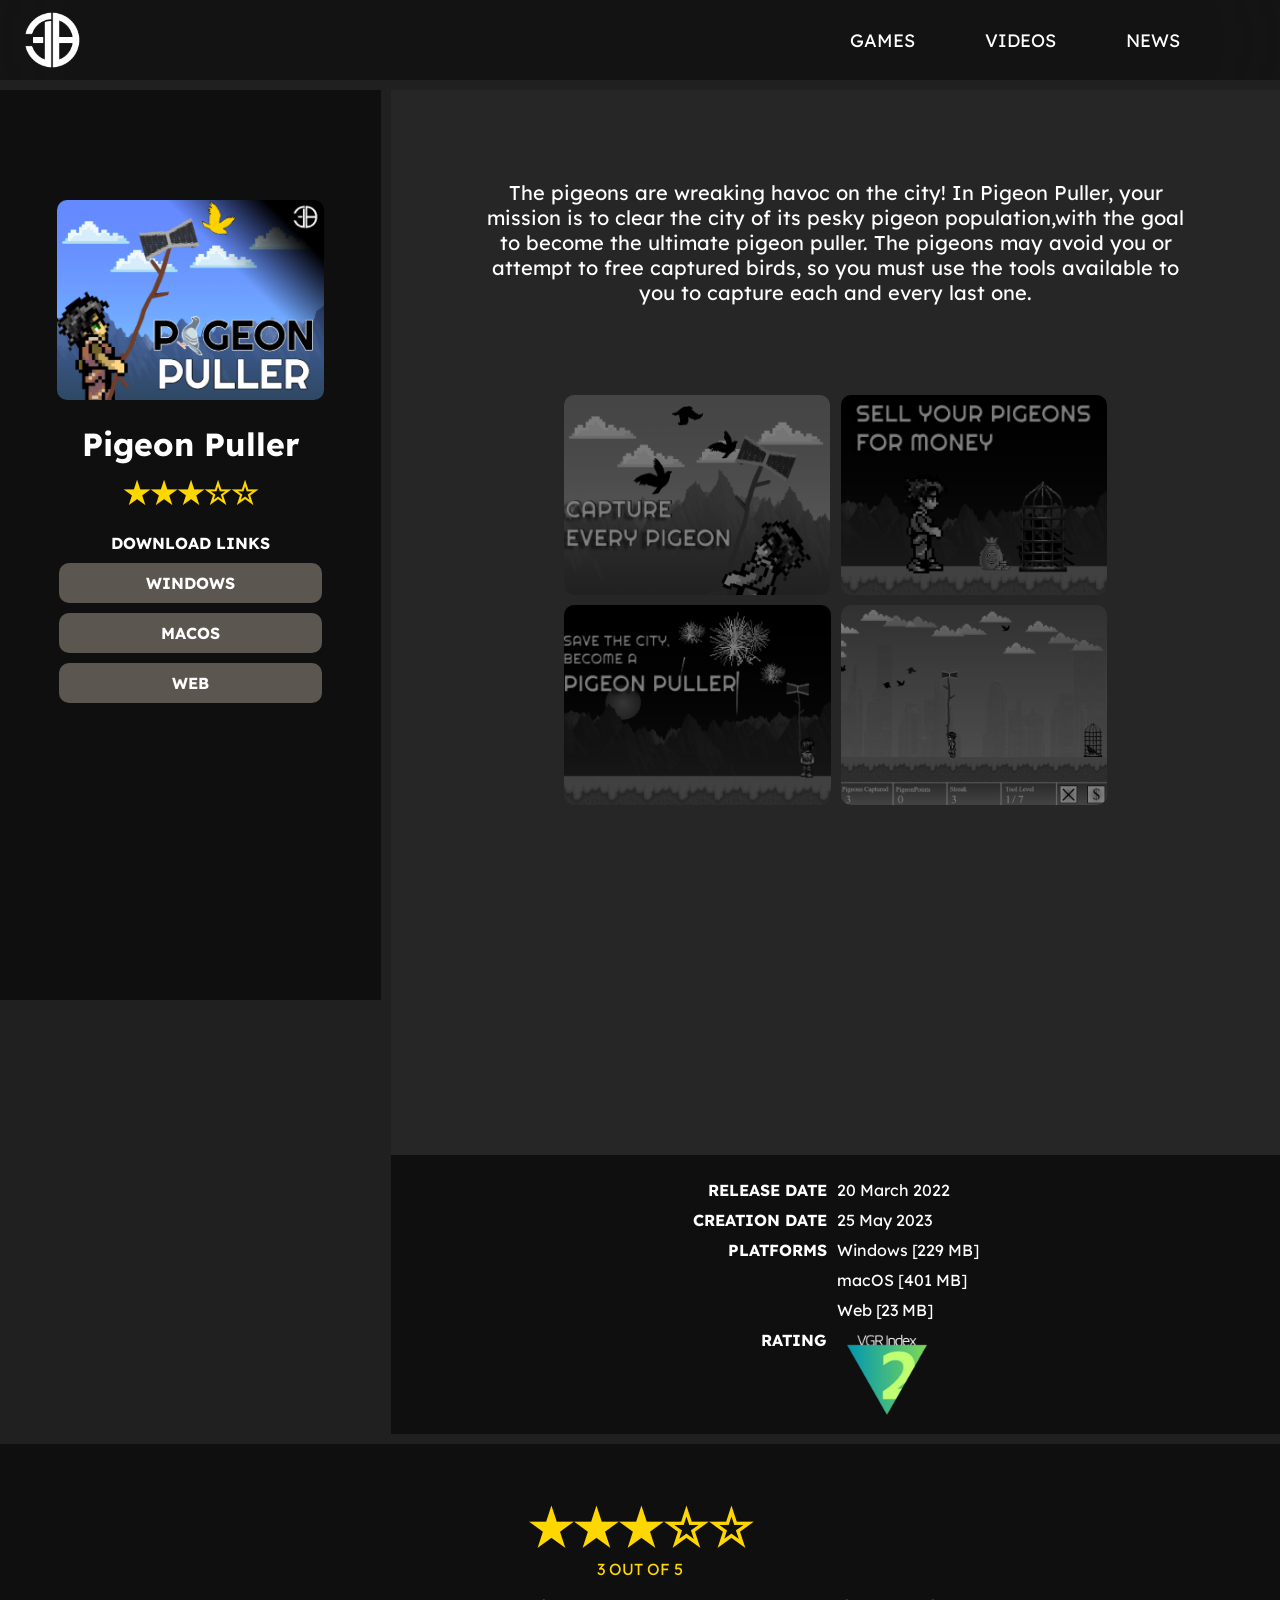
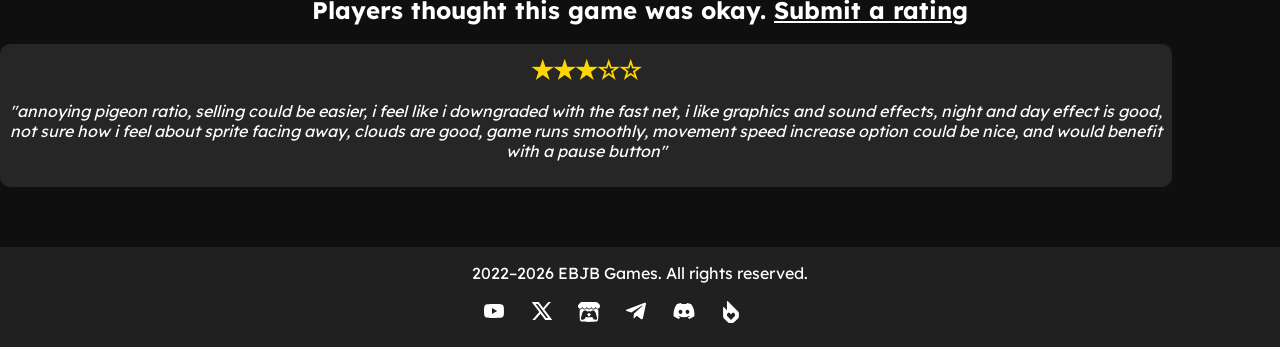
<file: games/pigeon-puller/index.html>
<!DOCTYPE html>
<html lang="en">
<head>
    <meta charset="UTF-8">
    <meta name="viewport" content="width=device-width, initial-scale=1.0">
    <link rel="stylesheet" href="/styles.css">
    <link rel="preconnect" href="https://fonts.googleapis.com">
    <link rel="preconnect" href="https://fonts.gstatic.com" crossorigin>
    <link href="https://fonts.googleapis.com/css2?family=Lexend:wght@100..900&display=swap" rel="stylesheet">
    <link rel="icon" type="image/x-icon" href="/images/EBJB Games 2025 Logo TRANSPARENT.png">
    <title>Pigeon Puller • EBJB Games</title>
</head>
<body>
    <div style="height: 80px;"></div>
    <header>
        <nav class="navbar">
            <a href="/home">
                <img src="/images/EBJB Games 2025 Logo TRANSPARENT.png" alt="EBJB Games">
            </a>
            <ul>
                <li><a href="/games">GAMES</a></li>
                <li><a href="/videos">VIDEOS</a></li>
                <li><a href="/news">NEWS</a></li>
            </ul>
        </nav>
    </header>

    <main>
        <div class="game_page">
            <div class="game_sidebar">
                <div class="info">
                    <img src="/images/covers/Pigeon Puller Poster.png">
                    <h1 style="margin: 24px; margin-bottom: 10px;">Pigeon Puller</h1>
                    <a href="#reviews" style="margin: 0; padding: 0;">
                        <h2 style="margin: 0; padding: 0; font-size: 30px; color: gold">★★★☆☆</h2>
                    </a>
                    <h4 style="margin-bottom: 10px;">DOWNLOAD LINKS</h4>
                    <a href="https://mega.nz/file/FFYEQYbL#CpYbCfBloGmJ8Y-3jbqMdWcOKgmPcxFCjIatfzVF0dQ" target="_blank" rel="noopener noreferrer" class="game_sidebar_button">
                        <h4>WINDOWS</h4>
                    </a>
                    <a href="https://mega.nz/file/sc4hmILQ#80uOGFl2UezVdetVcQu0ncMfyOkts9odEh1Siyjjmdc" target="_blank" rel="noopener noreferrer" class="game_sidebar_button">
                        <h4>MACOS</h4>
                    </a>
                    <a href="https://mega.nz/file/oAY1lTyS#QCTaS9QWYbf7WIG1oaBqUqCOIPmGS5lgqdPSS-1t-lg" target="_blank" rel="noopener noreferrer" class="game_sidebar_button">
                        <h4>WEB</h4>
                    </a>
                </div>
            </div>

            <div class="game_info">
                <p id="desc">The pigeons are wreaking havoc on the city! In Pigeon Puller, your mission is to clear the city of its pesky pigeon population,with the goal to become the ultimate pigeon puller. The pigeons may avoid you or attempt to free captured birds, so you must use the tools available to you to capture each and every last one.</p>
                <div class="screenshots">
                    <img src="/images/gamescreenshots/pp/1.png">
                    <img src="/images/gamescreenshots/pp/2.png">
                    <img src="/images/gamescreenshots/pp/3.png">
                    <img src="/images/gamescreenshots/pp/4.png">
                </div>
                <div class="vids">
                    <iframe src="https://www.youtube.com/embed/LXetM2wov_Q?si=4yXUQboSV4jbNgUW&amp;controls=0" title="YouTube video player" frameborder="0" allow="accelerometer; autoplay; clipboard-write; encrypted-media; gyroscope; picture-in-picture; web-share" referrerpolicy="strict-origin-when-cross-origin" allowfullscreen></iframe>
                </div>
                <div class="specs">
                    <div id="label">
                        <p>RELEASE DATE</p>
                        <p>CREATION DATE</p>
                        <p>PLATFORMS</p>
                        <p> </p>
                        <p> </p>
                        <p>RATING</p>
                    </div>
                    <div id="value">
                        <p>20 March 2022</p>
                        <p>25 May 2023</p>
                        <p>Windows [229 MB]</p>
                        <p>macOS [401 MB]</p>
                        <p>Web [23 MB]</p>
                        <a href="/vgr">
                            <img src="/images/vgr/2.png" alt="VGR 2">
                        </a>
                    </div>
                </div>
            </div>
        </div>

        <div id="reviews">
            <div>
                <h2 style="font-size: 50px; color: gold; margin-bottom: 0;">★★★☆☆</h2>
                <p style="margin-top: 0; color: gold;">3 OUT OF 5</p>
                <h2 style="margin-top: 0;">Players thought this game was okay. <a href="https://forms.gle/dWjnbuNWRDbc1jV27" target="_blank" rel="noopener noreferrer"><u>Submit a rating</u></a></h2>
            </div>
            <div>
                <div class="review">
                    <h2 style="font-size: 25px; color: gold; margin: 0;">★★★☆☆</h2>
                    <p><i>"annoying pigeon ratio, selling could be easier, i feel like i downgraded with the fast net, i like graphics and sound effects, night and day effect is good, not sure how i feel about sprite facing away, clouds are good, game runs smoothly, movement speed increase option could be nice, and would benefit with a pause button"</i></p>
                </div>
            </div>
        </div>
    </main>
    <footer>
        <div class="footer">
            <p>2022–2026 EBJB Games. All rights reserved.</p>
            <div class="socials">
                <a href="https://www.youtube.com/@EBJBGames?sub_confirmation=1" target="_blank" rel="noopener noreferrer"> <!-- YOUTUBE -->
                    <svg xmlns="http://www.w3.org/2000/svg" width="24" height="24" viewBox="0 0 24 24"><path fill="currentColor" d="m10 15l5.19-3L10 9zm11.56-7.83c.13.47.22 1.1.28 1.9c.07.8.1 1.49.1 2.09L22 12c0 2.19-.16 3.8-.44 4.83c-.25.9-.83 1.48-1.73 1.73c-.47.13-1.33.22-2.65.28c-1.3.07-2.49.1-3.59.1L12 19c-4.19 0-6.8-.16-7.83-.44c-.9-.25-1.48-.83-1.73-1.73c-.13-.47-.22-1.1-.28-1.9c-.07-.8-.1-1.49-.1-2.09L2 12c0-2.19.16-3.8.44-4.83c.25-.9.83-1.48 1.73-1.73c.47-.13 1.33-.22 2.65-.28c1.3-.07 2.49-.1 3.59-.1L12 5c4.19 0 6.8.16 7.83.44c.9.25 1.48.83 1.73 1.73"/></svg>
                </a>

                <a href="https://www.x.com/@EBJBGames" target="_blank" rel="noopener noreferrer"> <!-- X / TWITTER -->
                    <svg xmlns="http://www.w3.org/2000/svg" width="24" height="24" viewBox="0 0 24 24"><path fill="currentColor" d="M10.488 14.651L15.25 21h7l-7.858-10.478L20.93 3h-2.65l-5.117 5.886L8.75 3h-7l7.51 10.015L2.32 21h2.65zM16.25 19L5.75 5h2l10.5 14z"/></svg>
                </a>

                <a href="https://ebjb.itch.io" target="_blank" rel="noopener noreferrer"> <!-- ITCH -->
                    <svg xmlns="http://www.w3.org/2000/svg" width="22" height="22" viewBox="0 0 32 32"><path fill="currentColor" d="M4.172 1.787C2.776 2.615.027 5.771 0 6.599v1.375c0 1.735 1.625 3.267 3.099 3.267c1.771 0 3.251-1.469 3.251-3.213c0 1.744 1.421 3.213 3.197 3.213c1.771 0 3.151-1.469 3.151-3.213c0 1.744 1.516 3.213 3.287 3.213h.032c1.776 0 3.291-1.469 3.291-3.213c0 1.744 1.381 3.213 3.152 3.213s3.197-1.469 3.197-3.213c0 1.744 1.475 3.213 3.245 3.213c1.479 0 3.104-1.532 3.104-3.267V6.599c-.032-.828-2.776-3.984-4.177-4.812c-4.339-.156-7.344-.183-11.823-.183c-4.484.005-10.593.073-11.828.183zm8.505 8.634a3.7 3.7 0 0 1-.625.797v.005a3.73 3.73 0 0 1-2.599 1.057a3.7 3.7 0 0 1-2.599-1.063a3.4 3.4 0 0 1-.6-.787c-.167.297-.4.552-.645.787A3.7 3.7 0 0 1 3.01 12.28h-.005a1.1 1.1 0 0 1-.349-.073a55 55 0 0 0-.224 3.937v.005c-.005.527-.005.953-.011 1.552c.032 3.115-.307 10.089 1.376 11.803c2.604.604 7.396.88 12.197.885h.005c4.807-.005 9.593-.281 12.197-.885c1.683-1.713 1.344-8.688 1.376-11.803c-.005-.599-.005-1.025-.011-1.552v-.005a52 52 0 0 0-.224-3.937a1 1 0 0 1-.349.073h-.005a3.7 3.7 0 0 1-2.599-1.063h.005c-.245-.235-.479-.489-.645-.787h-.005a3.4 3.4 0 0 1-.595.787a3.71 3.71 0 0 1-5.198 0a3.6 3.6 0 0 1-.615-.787l-.011-.016c-.172.308-.380.573-.615.803a3.7 3.7 0 0 1-2.599 1.063h-.005q-.048.001-.104-.005q-.054.006-.109.005h-.005a3.7 3.7 0 0 1-2.593-1.063a3.4 3.4 0 0 1-.609-.787l-.011-.016zm-2.672 3.454c1.057.005 1.995 0 3.161 1.271c.916-.093 1.875-.14 2.833-.14s1.917.047 2.833.14c1.167-1.271 2.104-1.271 3.161-1.271h.005c.5 0 2.5 0 3.891 3.912l1.495 5.369c1.109 3.995-.355 4.095-2.177 4.095c-2.708-.1-4.208-2.068-4.208-4.037c-1.5.251-3.251.371-5 .371s-3.5-.12-4.995-.371c0 1.969-1.5 3.937-4.208 4.037c-1.828-.005-3.292-.1-2.183-4.095l1.495-5.369c1.396-3.912 3.396-3.912 3.896-3.912zM16 16.953c-.005 0-2.849 2.62-3.364 3.547l1.864-.073v1.625c0 .079.751.047 1.5.011c.749.036 1.495.068 1.495-.011v-1.625l1.869.073C18.849 19.573 16 16.953 16 16.953"/></svg>
                </a>

                <a href="https://t.me/EBJBGames" target="_blank" rel="noopener noreferrer"> <!-- TELEGRAM -->
                    <svg xmlns="http://www.w3.org/2000/svg" width="24" height="24" viewBox="0 0 24 24"><path fill="currentColor" d="m21.936 5.17l-3.03 14.185c-.226.999-.806 1.224-1.644.773l-4.545-3.352l-2.225 2.127c-.225.226-.451.452-.967.452l.355-4.675l8.478-7.704c.354-.355-.097-.484-.548-.193l-10.541 6.64l-4.546-1.386c-.999-.322-.999-1 .226-1.45L20.614 3.72c.87-.258 1.612.194 1.322 1.45"/></svg>
                </a>

                <a href="https://discord.com/invite/ETSHqf4k6v" target="_blank" rel="noopener noreferrer"> <!-- DISCORD -->
                    <svg xmlns="http://www.w3.org/2000/svg" width="24" height="24" viewBox="0 0 24 24"><path fill="currentColor" d="M19.27 5.33C17.94 4.71 16.5 4.26 15 4a.1.1 0 0 0-.07.03c-.18.33-.39.76-.53 1.09a16.1 16.1 0 0 0-4.8 0c-.14-.34-.35-.76-.54-1.09c-.01-.02-.04-.03-.07-.03c-1.5.26-2.93.71-4.27 1.33c-.01 0-.02.01-.03.02c-2.72 4.07-3.47 8.03-3.1 11.95c0 .02.01.04.03.05c1.8 1.32 3.53 2.12 5.24 2.65c.03.01.06 0 .07-.02c.4-.55.76-1.13 1.07-1.74c.02-.04 0-.08-.04-.09c-.57-.22-1.11-.48-1.64-.78c-.04-.02-.04-.08-.01-.11c.11-.08.22-.17.33-.25c.02-.02.05-.02.07-.01c3.44 1.57 7.15 1.57 10.55 0c.02-.01.05-.01.07.01c.11.09.22.17.33.26c.04.03.04.09-.01.11c-.52.31-1.07.56-1.64.78c-.04.01-.05.06-.04.09c.32.61.68 1.19 1.07 1.74c.03.01.06.02.09.01c1.72-.53 3.45-1.33 5.25-2.65c.02-.01.03-.03.03-.05c.44-4.53-.73-8.46-3.1-11.95c-.01-.01-.02-.02-.04-.02M8.52 14.91c-1.03 0-1.89-.95-1.89-2.12s.84-2.12 1.89-2.12c1.06 0 1.9.96 1.89 2.12c0 1.17-.84 2.12-1.89 2.12m6.97 0c-1.03 0-1.89-.95-1.89-2.12s.84-2.12 1.89-2.12c1.06 0 1.9.96 1.89 2.12c0 1.17-.83 2.12-1.89 2.12"/></svg>
                </a>

                <a href="https://ebjb.fandom.com" target="_blank" rel="noopener noreferrer"> <!-- FANDOM -->
                    <svg xmlns="http://www.w3.org/2000/svg" width="22" height="22" viewBox="0 0 24 24"><path fill="currentColor" d="M8.123.008a.43.43 0 0 0-.512.42v9.746L4.104 6.666a.432.432 0 0 0-.66.064a.43.43 0 0 0-.071.239v10.064a2.4 2.4 0 0 0 .701 1.694l4.565 4.57a2.4 2.4 0 0 0 1.693.703h3.34a2.4 2.4 0 0 0 1.691-.701l4.565-4.572a2.4 2.4 0 0 0 .699-1.694V13.41a2.4 2.4 0 0 0-.7-1.693L8.343.125a.43.43 0 0 0-.219-.117zM9.646 12.51a.72.72 0 0 1 .508.21l1.848 1.85l1.844-1.85a.714.714 0 0 1 1.015 0l1.32 1.321a.72.72 0 0 1 .212.508v1.406a.72.72 0 0 1-.21.508l-3.68 3.7a.72.72 0 0 1-1.019 0l-3.668-3.7a.72.72 0 0 1-.209-.506v-1.408a.7.7 0 0 1 .211-.506l1.32-1.322a.7.7 0 0 1 .508-.211"/></svg>
                </a>
            </div>
            <div class="return_home">
                <a href="/home">
                    <h2 style="text-align: center;">Home</h2>
                </a>
            </div>
        </div>
    </footer>
</body>
</html>
</file>
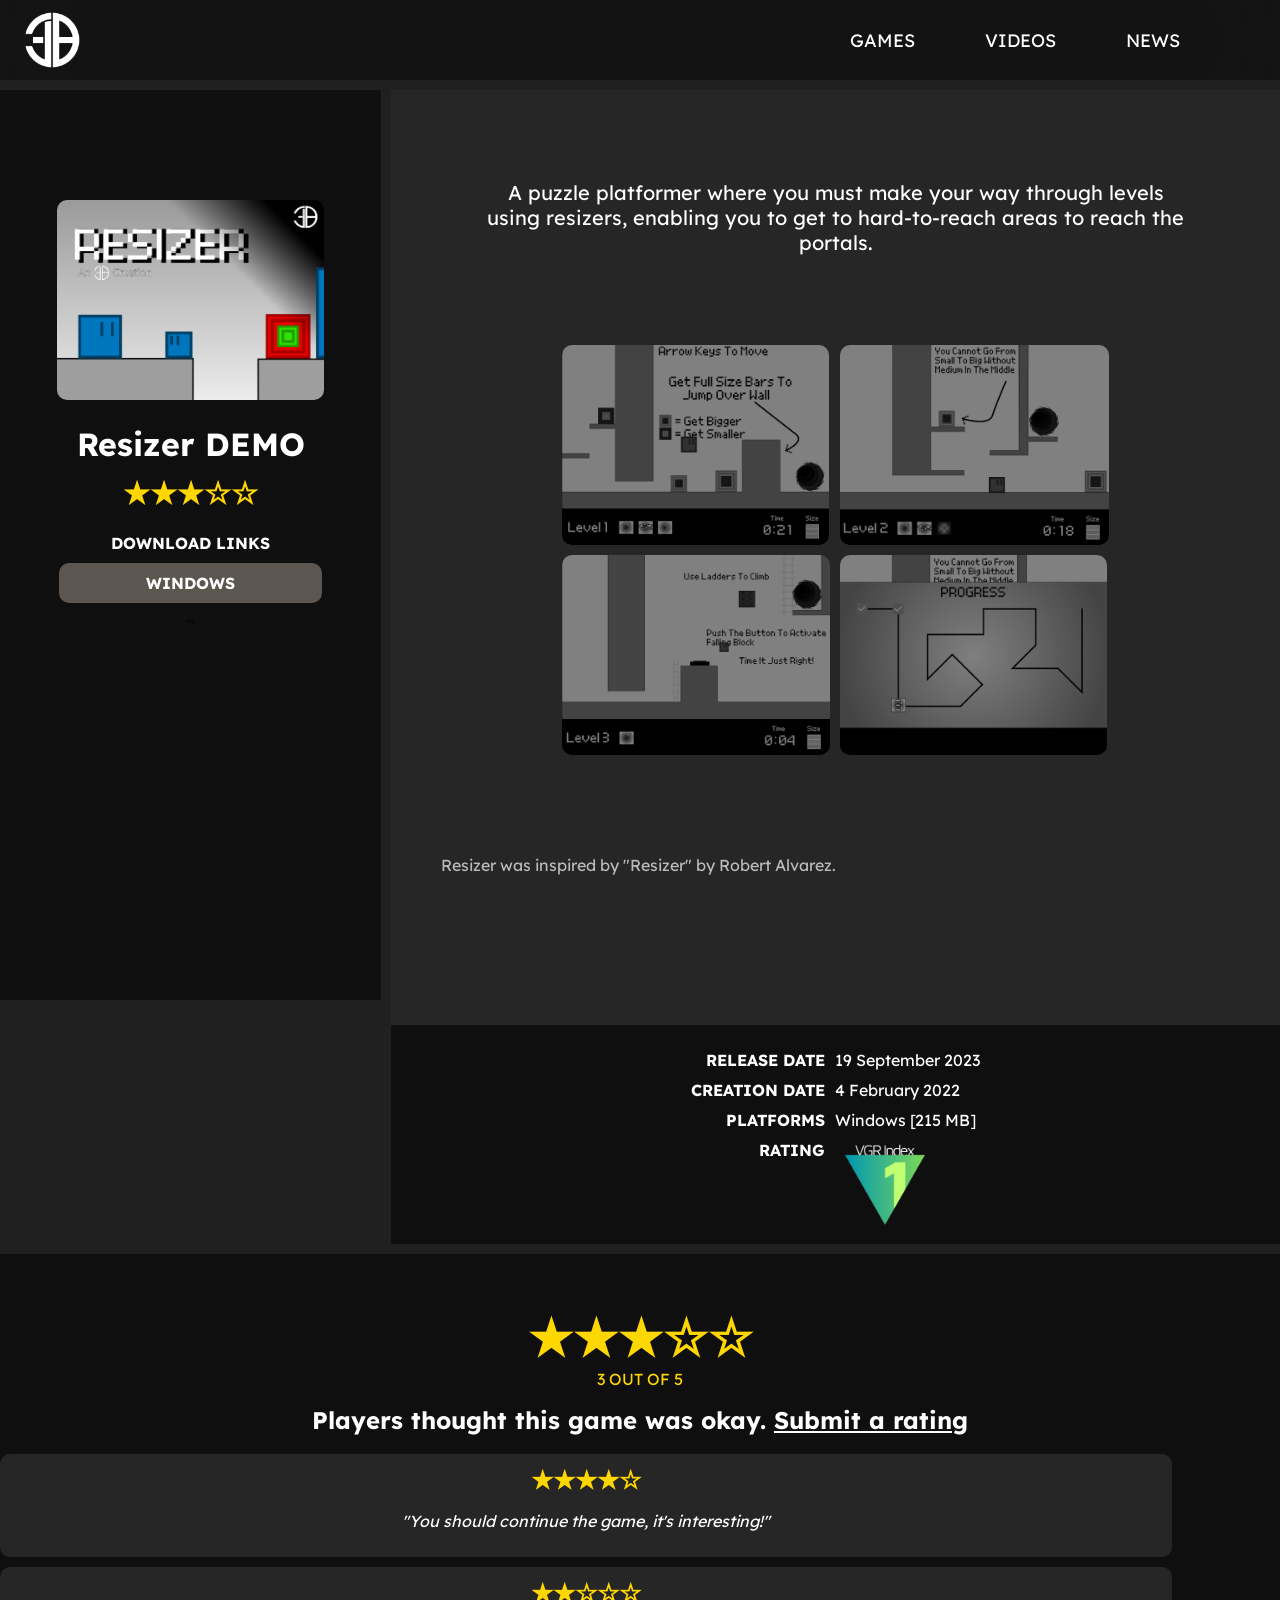
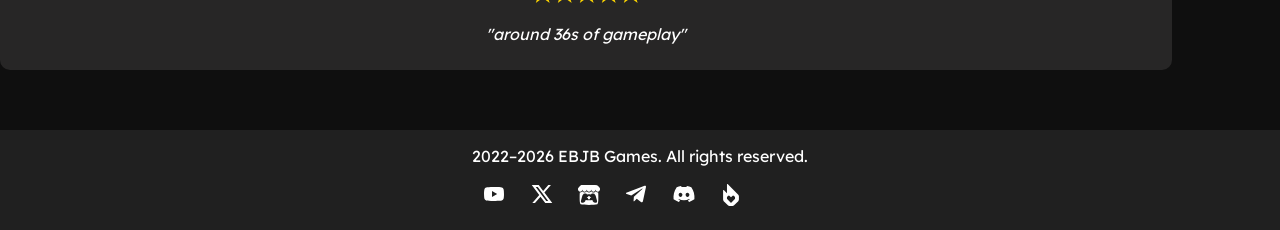
<file: games/resizer-demo/index.html>
<!DOCTYPE html>
<html lang="en">
<head>
    <meta charset="UTF-8">
    <meta name="viewport" content="width=device-width, initial-scale=1.0">
    <link rel="stylesheet" href="/styles.css">
    <link rel="preconnect" href="https://fonts.googleapis.com">
    <link rel="preconnect" href="https://fonts.gstatic.com" crossorigin>
    <link href="https://fonts.googleapis.com/css2?family=Lexend:wght@100..900&display=swap" rel="stylesheet">
    <link rel="icon" type="image/x-icon" href="/images/EBJB Games 2025 Logo TRANSPARENT.png">
    <title>Resizer DEMO • EBJB Games</title>
</head>
<body>
    <div style="height: 80px;"></div>
    <header>
        <nav class="navbar">
            <a href="/home">
                <img src="/images/EBJB Games 2025 Logo TRANSPARENT.png" alt="EBJB Games">
            </a>
            <ul>
                <li><a href="/games">GAMES</a></li>
                <li><a href="/videos">VIDEOS</a></li>
                <li><a href="/news">NEWS</a></li>
            </ul>
        </nav>
    </header>

    <main>
        <div class="game_page">
            <div class="game_sidebar">
                <div class="info">
                    <img src="/images/covers/Resizer Poster.png">
                    <h1 style="margin: 24px; margin-bottom: 10px;">Resizer DEMO</h1>
                    <a href="#reviews" style="margin: 0; padding: 0;">
                        <h2 style="margin: 0; padding: 0; font-size: 30px; color: gold">★★★☆☆</h2>
                    </a>
                    <h4 style="margin-bottom: 10px;">DOWNLOAD LINKS</h4>
                    <a href="https://drive.google.com/u/0/uc?id=1t36NzFLsDmtve4BU6Oe3mvf3EerZ3oOX&export=download" target="_blank" rel="noopener noreferrer" class="game_sidebar_button">
                        <h4>WINDOWS</h4>
                    </a>~
                </div>
            </div>

            <div class="game_info">
                <p id="desc">A puzzle platformer where you must make your way through levels using resizers, enabling you to get to hard-to-reach areas to reach the portals.</p>
                <div class="screenshots">
                    <img src="/images/gamescreenshots/resizer/1.png">
                    <img src="/images/gamescreenshots/resizer/2.png">
                    <img src="/images/gamescreenshots/resizer/3.png">
                    <img src="/images/gamescreenshots/resizer/4.png">
                </div>

                <div>
                    <p style="margin: 50px; margin-top: 100px; color: rgb(186, 186, 186);">
                        Resizer was inspired by "Resizer" by Robert Alvarez.
                    </p>
                </div>

                <div class="specs">
                    <div id="label">
                        <p>RELEASE DATE</p>
                        <p>CREATION DATE</p>
                        <p>PLATFORMS</p>
                        <p>RATING</p>
                    </div>
                    <div id="value">
                        <p>19 September 2023</p>
                        <p>4 February 2022</p>
                        <p>Windows [215 MB]</p>
                        <a href="/vgr">
                            <img src="/images/vgr/1.png" alt="VGR 1">
                        </a>
                    </div>
                </div>
            </div>
        </div>

        <div id="reviews">
            <div>
                <h2 style="font-size: 50px; color: gold; margin-bottom: 0;">★★★☆☆</h2>
                <p style="margin-top: 0; color: gold;">3 OUT OF 5</p>
                <h2 style="margin-top: 0;">Players thought this game was okay. <a href="https://forms.gle/dWjnbuNWRDbc1jV27" target="_blank" rel="noopener noreferrer"><u>Submit a rating</u></a></h2>
            </div>
            <div>
                <div class="review">
                    <h2 style="font-size: 25px; color: gold; margin: 0;">★★★★☆</h2>
                    <p><i>"You should continue the game, it's interesting!"</i></p>
                </div>
                <div class="review">
                    <h2 style="font-size: 25px; color: gold; margin: 0;">★★☆☆☆</h2>
                    <p><i>"around 36s of gameplay"</i></p>
                </div>
            </div>
        </div>
    </main>
    <footer>
        <div class="footer">
            <p>2022–2026 EBJB Games. All rights reserved.</p>
            <div class="socials">
                <a href="https://www.youtube.com/@EBJBGames?sub_confirmation=1" target="_blank" rel="noopener noreferrer"> <!-- YOUTUBE -->
                    <svg xmlns="http://www.w3.org/2000/svg" width="24" height="24" viewBox="0 0 24 24"><path fill="currentColor" d="m10 15l5.19-3L10 9zm11.56-7.83c.13.47.22 1.1.28 1.9c.07.8.1 1.49.1 2.09L22 12c0 2.19-.16 3.8-.44 4.83c-.25.9-.83 1.48-1.73 1.73c-.47.13-1.33.22-2.65.28c-1.3.07-2.49.1-3.59.1L12 19c-4.19 0-6.8-.16-7.83-.44c-.9-.25-1.48-.83-1.73-1.73c-.13-.47-.22-1.1-.28-1.9c-.07-.8-.1-1.49-.1-2.09L2 12c0-2.19.16-3.8.44-4.83c.25-.9.83-1.48 1.73-1.73c.47-.13 1.33-.22 2.65-.28c1.3-.07 2.49-.1 3.59-.1L12 5c4.19 0 6.8.16 7.83.44c.9.25 1.48.83 1.73 1.73"/></svg>
                </a>

                <a href="https://www.x.com/@EBJBGames" target="_blank" rel="noopener noreferrer"> <!-- X / TWITTER -->
                    <svg xmlns="http://www.w3.org/2000/svg" width="24" height="24" viewBox="0 0 24 24"><path fill="currentColor" d="M10.488 14.651L15.25 21h7l-7.858-10.478L20.93 3h-2.65l-5.117 5.886L8.75 3h-7l7.51 10.015L2.32 21h2.65zM16.25 19L5.75 5h2l10.5 14z"/></svg>
                </a>

                <a href="https://ebjb.itch.io" target="_blank" rel="noopener noreferrer"> <!-- ITCH -->
                    <svg xmlns="http://www.w3.org/2000/svg" width="22" height="22" viewBox="0 0 32 32"><path fill="currentColor" d="M4.172 1.787C2.776 2.615.027 5.771 0 6.599v1.375c0 1.735 1.625 3.267 3.099 3.267c1.771 0 3.251-1.469 3.251-3.213c0 1.744 1.421 3.213 3.197 3.213c1.771 0 3.151-1.469 3.151-3.213c0 1.744 1.516 3.213 3.287 3.213h.032c1.776 0 3.291-1.469 3.291-3.213c0 1.744 1.381 3.213 3.152 3.213s3.197-1.469 3.197-3.213c0 1.744 1.475 3.213 3.245 3.213c1.479 0 3.104-1.532 3.104-3.267V6.599c-.032-.828-2.776-3.984-4.177-4.812c-4.339-.156-7.344-.183-11.823-.183c-4.484.005-10.593.073-11.828.183zm8.505 8.634a3.7 3.7 0 0 1-.625.797v.005a3.73 3.73 0 0 1-2.599 1.057a3.7 3.7 0 0 1-2.599-1.063a3.4 3.4 0 0 1-.6-.787c-.167.297-.4.552-.645.787A3.7 3.7 0 0 1 3.01 12.28h-.005a1.1 1.1 0 0 1-.349-.073a55 55 0 0 0-.224 3.937v.005c-.005.527-.005.953-.011 1.552c.032 3.115-.307 10.089 1.376 11.803c2.604.604 7.396.88 12.197.885h.005c4.807-.005 9.593-.281 12.197-.885c1.683-1.713 1.344-8.688 1.376-11.803c-.005-.599-.005-1.025-.011-1.552v-.005a52 52 0 0 0-.224-3.937a1 1 0 0 1-.349.073h-.005a3.7 3.7 0 0 1-2.599-1.063h.005c-.245-.235-.479-.489-.645-.787h-.005a3.4 3.4 0 0 1-.595.787a3.71 3.71 0 0 1-5.198 0a3.6 3.6 0 0 1-.615-.787l-.011-.016c-.172.308-.380.573-.615.803a3.7 3.7 0 0 1-2.599 1.063h-.005q-.048.001-.104-.005q-.054.006-.109.005h-.005a3.7 3.7 0 0 1-2.593-1.063a3.4 3.4 0 0 1-.609-.787l-.011-.016zm-2.672 3.454c1.057.005 1.995 0 3.161 1.271c.916-.093 1.875-.14 2.833-.14s1.917.047 2.833.14c1.167-1.271 2.104-1.271 3.161-1.271h.005c.5 0 2.5 0 3.891 3.912l1.495 5.369c1.109 3.995-.355 4.095-2.177 4.095c-2.708-.1-4.208-2.068-4.208-4.037c-1.5.251-3.251.371-5 .371s-3.5-.12-4.995-.371c0 1.969-1.5 3.937-4.208 4.037c-1.828-.005-3.292-.1-2.183-4.095l1.495-5.369c1.396-3.912 3.396-3.912 3.896-3.912zM16 16.953c-.005 0-2.849 2.62-3.364 3.547l1.864-.073v1.625c0 .079.751.047 1.5.011c.749.036 1.495.068 1.495-.011v-1.625l1.869.073C18.849 19.573 16 16.953 16 16.953"/></svg>
                </a>

                <a href="https://t.me/EBJBGames" target="_blank" rel="noopener noreferrer"> <!-- TELEGRAM -->
                    <svg xmlns="http://www.w3.org/2000/svg" width="24" height="24" viewBox="0 0 24 24"><path fill="currentColor" d="m21.936 5.17l-3.03 14.185c-.226.999-.806 1.224-1.644.773l-4.545-3.352l-2.225 2.127c-.225.226-.451.452-.967.452l.355-4.675l8.478-7.704c.354-.355-.097-.484-.548-.193l-10.541 6.64l-4.546-1.386c-.999-.322-.999-1 .226-1.45L20.614 3.72c.87-.258 1.612.194 1.322 1.45"/></svg>
                </a>

                <a href="https://discord.com/invite/ETSHqf4k6v" target="_blank" rel="noopener noreferrer"> <!-- DISCORD -->
                    <svg xmlns="http://www.w3.org/2000/svg" width="24" height="24" viewBox="0 0 24 24"><path fill="currentColor" d="M19.27 5.33C17.94 4.71 16.5 4.26 15 4a.1.1 0 0 0-.07.03c-.18.33-.39.76-.53 1.09a16.1 16.1 0 0 0-4.8 0c-.14-.34-.35-.76-.54-1.09c-.01-.02-.04-.03-.07-.03c-1.5.26-2.93.71-4.27 1.33c-.01 0-.02.01-.03.02c-2.72 4.07-3.47 8.03-3.1 11.95c0 .02.01.04.03.05c1.8 1.32 3.53 2.12 5.24 2.65c.03.01.06 0 .07-.02c.4-.55.76-1.13 1.07-1.74c.02-.04 0-.08-.04-.09c-.57-.22-1.11-.48-1.64-.78c-.04-.02-.04-.08-.01-.11c.11-.08.22-.17.33-.25c.02-.02.05-.02.07-.01c3.44 1.57 7.15 1.57 10.55 0c.02-.01.05-.01.07.01c.11.09.22.17.33.26c.04.03.04.09-.01.11c-.52.31-1.07.56-1.64.78c-.04.01-.05.06-.04.09c.32.61.68 1.19 1.07 1.74c.03.01.06.02.09.01c1.72-.53 3.45-1.33 5.25-2.65c.02-.01.03-.03.03-.05c.44-4.53-.73-8.46-3.1-11.95c-.01-.01-.02-.02-.04-.02M8.52 14.91c-1.03 0-1.89-.95-1.89-2.12s.84-2.12 1.89-2.12c1.06 0 1.9.96 1.89 2.12c0 1.17-.84 2.12-1.89 2.12m6.97 0c-1.03 0-1.89-.95-1.89-2.12s.84-2.12 1.89-2.12c1.06 0 1.9.96 1.89 2.12c0 1.17-.83 2.12-1.89 2.12"/></svg>
                </a>

                <a href="https://ebjb.fandom.com" target="_blank" rel="noopener noreferrer"> <!-- FANDOM -->
                    <svg xmlns="http://www.w3.org/2000/svg" width="22" height="22" viewBox="0 0 24 24"><path fill="currentColor" d="M8.123.008a.43.43 0 0 0-.512.42v9.746L4.104 6.666a.432.432 0 0 0-.66.064a.43.43 0 0 0-.071.239v10.064a2.4 2.4 0 0 0 .701 1.694l4.565 4.57a2.4 2.4 0 0 0 1.693.703h3.34a2.4 2.4 0 0 0 1.691-.701l4.565-4.572a2.4 2.4 0 0 0 .699-1.694V13.41a2.4 2.4 0 0 0-.7-1.693L8.343.125a.43.43 0 0 0-.219-.117zM9.646 12.51a.72.72 0 0 1 .508.21l1.848 1.85l1.844-1.85a.714.714 0 0 1 1.015 0l1.32 1.321a.72.72 0 0 1 .212.508v1.406a.72.72 0 0 1-.21.508l-3.68 3.7a.72.72 0 0 1-1.019 0l-3.668-3.7a.72.72 0 0 1-.209-.506v-1.408a.7.7 0 0 1 .211-.506l1.32-1.322a.7.7 0 0 1 .508-.211"/></svg>
                </a>
            </div>
            <div class="return_home">
                <a href="/home">
                    <h2 style="text-align: center;">Home</h2>
                </a>
            </div>
        </div>
    </footer>
</body>
</html>
</file>
<file: styles.css>
:root {
    --primary-bg-colour: rgb(15, 15, 15);
    --secondary-bg-colour: rgb(39, 38, 38);
    --oob-bg-colour: rgb(32, 32, 32);
    --primary-element-colour: rgb(92, 86, 80);
    --secondary-element-colour: rgb(117, 102, 102);
    --header-colour: white;
    --paragraph-colour: white;

}

html {
    scrollbar-width: none;
    scroll-behavior: smooth;
}

a {
    text-decoration: none;
}
a:link {
    color: var(--paragraph-colour);
}
a:visited {
    color: var(--paragraph-colour);
}
a:hover {
    color: var(--paragraph-colour);
}
a:active {
    color: var(--paragraph-colour);
}

body {
    background-color: var(--oob-bg-colour);
    
    display: flex;
    flex-direction: column;
    align-items: center;
    margin: 0;
}

main {
    width: 100%;
    max-width: 1500px;
    margin: 0 auto;
    padding: 0;
    background-color: var(--oob-bg-colour);
}

h1, h2, h3, h4, h5, h6 {
    color: var(--header-colour);
    font-family: Lexend, sans-serif;
}
p {
    color: var(--paragraph-colour);
    font-family: Lexend, sans-serif;
}

.navbar {
    width: 100dvw;
    margin: 0;
    height: 80px;
    display: flex;
    top: 0;
    left: 0;
    position: fixed;
    background-color: rgba(0, 0, 0, 0.342);
    backdrop-filter: blur(100px) brightness(80%);
    justify-content: space-between;
    z-index: 1000;
}
.navbar a {
    height: 80%;
    justify-self: center;
    align-self: center;
    margin-left: 20px;
}
.navbar a img {
    height: 100%;
}
.navbar ul {
    display: flex;
    flex-direction: row;
    align-self: center;
    justify-self: center;
    width: auto;
    font-family: Lexend, sans-serif;
    text-align: center;
    margin: 100px;
    gap: 50px;
    padding: 0;
    list-style: none;
    right: 0;
}
.navbar ul li {
    height: 100%;
    margin-top: 0;
    margin-bottom: 0;
    font-size: 18px;
}

#home_banner {
    margin-top: 20px;
    margin-bottom: 20px;
}
#home_banner a img {
    width: 100%;
    display: block;
    margin: auto;
    object-fit: contain;
}

.latest_statement {
    display: flex;
    flex-direction: column;
    justify-content: center;
    text-align: center;
    margin-bottom: 1px;
    margin-bottom: 20px;
}
.latest_statement h2 {
    margin-bottom: 10px;
}
.latest_statement h3 {
    margin-top: 0;
}

.latest_announcement {
    display: flex;
    flex-direction: column;
    justify-content: center;
    text-align: center;
}
.latest_announcement h2 {
    margin-bottom: 0px;
}
.latest_announcement h3 {
    margin-bottom: 0;
}
.latest_announcement a {
    display: flex;
    flex-direction: row;
}
.latest_announcement a img {
    height: 250px;
    border-radius: 10px;
}

.latest_ad {
    display: flex;
    flex-direction: column;
    justify-content: center;
    text-align: center;
}
.latest_ad h2 {
    margin-bottom: 0px;
}
.latest_ad h3 {
    margin-bottom: 0;
}
.latest_ad a {
    display: flex;
    flex-direction: row;
}
.latest_ad a img {
    height: 250px;
    border-radius: 10px;
}


.featured_games {
    display: flex;
    flex-direction: column;
    justify-content: center;
    text-align: center;
    background-color: black;
}
.featured_games h2 {
    margin-bottom: 0px;
    text-align: left;
}
.featured_games h4 {
    margin-bottom: 0;
    margin-top: 5px;
    text-align: left;
}
.featured_games a {
    display: flex;
    flex-direction: row;
}
.featured_games a img {
    width: 300px;
    border-radius: 10px;
    margin: 20px;
}
.featured_games .rating, .featured_games .rating h2 {
    margin-top: 0;
}


.our_story {
    display: flex;
    flex-direction: column;
    justify-content: center;
    text-align: center;
    margin-top: 20px;
}
.our_story p {
    margin: 20px;
}


.games_grid {
    box-sizing: border-box;
    display: grid;
    grid-template-columns: 1fr 1fr 1fr;
    gap: 50px;
    margin-top: 50px;
    margin-bottom: 50px;
}
.games_grid img {
    height: 400px;
    width: 100%;
    border-radius: 10px;
}
.games_grid img:hover {
    box-shadow: 0 5px 25px rgba(0, 0, 0, 0.808);
    transition-duration: 0.2s;
    transform: translateY(-5px);
}
@media (max-width: 1700px) {
    .games_grid {
        grid-template-columns: 1fr 1fr;
    }
}
@media (max-width: 1100px) {
    .games_grid {
        grid-template-columns: 1fr;
    }
}


.game_sidebar {
    background-color: var(--primary-bg-colour);
    width: 30%;
    height: 100dvh;
    position: sticky;
    top: 0;
    left: 0;
    margin-right: 10px;
    padding-top: 10px;
}
.game_sidebar .info {
    margin-top: 100px;
    top: 0;
    display: flex;
    flex-direction: column;
    text-align: center;
    justify-content: center;
    align-items: center;
    animation: FadeUp 1s;
}
.game_sidebar .info img {
    border-radius: 10px;
    width: 70%;
    align-self: center;
}
.game_sidebar .info .game_sidebar_button {
    background-color: var(--primary-element-colour);
    padding: 10px;
    border-radius: 10px;
    padding-top: 0px;
    padding-bottom: 0px;
    margin-bottom: 10px;
    width: 64%;
}
.game_sidebar .info .game_sidebar_button h4 {
    margin: 0;
    margin-top: 10px;
    margin-bottom: 10px;
}

.vids {
    margin-top: 100px;
    display: grid;
    grid-template-columns: repeat(2, minmax(300px, 500px));
    gap: 25px;
    justify-content: center;
    width: 69%;
    justify-self: center;
    align-self: center;
}
.vids iframe {
    aspect-ratio: 16 / 9;
    border-radius: 10px;
    height: auto;
}
.vids iframe:last-child:nth-child(odd) {
    grid-column: 1 / -1;
    justify-self: center;
}

.game_info .screenshots img {
    height: 200px;
    border-radius: 10px;
}
@media (min-width: 800px) {
    .game_info .screenshots img {
        filter: grayscale(1) brightness(0.5);
    }
    .game_info .screenshots img:hover {
        transition: 0.2s;
        filter: grayscale(0) brightness(1);
    }
}

.game_page {
    display: flex; 
    flex-direction: row;
    margin-top: 10px;
}

.game_info {
    background-color: var(--secondary-bg-colour);
    width: 70%;
    display: flex;
    flex-direction: column;
    align-content: center;
}
.game_info #desc {
    margin: 90px;
    text-align: center;
    font-size: 20px;
}
.game_info .screenshots {
    display: grid;
    grid-template-columns: repeat(2, max-content);
    gap: 10px;
    justify-content: center;
    width: 100%;
}
@media (max-width: 1050px) {
    .game_info .screenshots {
        grid-template-columns: 1fr;
        justify-items: center;
    }
}
.game_info .specs {
    padding-top: 25px;
    margin-top: 100px;
    display: flex;
    justify-content: center;
    width: 100%;
    align-self: center;
    background-color: rgb(15, 15, 15);
}   
.game_info .specs #label {
    margin-right: 10px;
    text-align: end;
}
.game_info .specs #label p {
    font-weight: bold;
}
.game_info .specs #value p {
    margin: 0;
    margin-bottom: 10px; 
}
.game_info .specs #label p {
    margin: 0;
    margin-bottom: 10px; 
}
.game_info .specs #value a img {
    height: 100px;
}

#reviews {
    margin-top: 10px;
    padding-top: 10px;
    background-color: var(--primary-bg-colour);
    width: 100%;
    display: flex;
    justify-content: center;
    text-align: center;
    flex-direction: column;
    padding-bottom: 50px;
}
#reviews .review {
    background-color: var(--secondary-bg-colour);
    width: 90%;
    border-radius: 10px;
    justify-self: center;
    padding: 10px;
    margin-bottom: 10px;
}
#reviews .review button {
    margin: 10px;
    border: none;
    background-color: transparent;
    color: white;
    font-family: Lexend, sans-serif;
}


.vidspage {
    display: flex;
    flex-direction: column;
    justify-content: center;
    text-align: center;
    margin-top: 10px;
    gap: 0;
}
.vidspage h2 {
    margin-bottom: 0px;
}
.vidspage h3 {
    margin-bottom: 0;
}
.vidspage .hscrollable {
    display: flex;
    flex-direction: row;
    overflow-x: scroll;
}
.vidspage .video {
    background-color: rgba(0, 0, 0, 0.672);
    width: 48.6%;
    margin: 10px;
    flex: 0 0 auto;
}

.vidspage .video img {
    width: 100%;
    aspect-ratio: 16 / 9;
    object-fit: cover;
}
.vidspage .video h3 {
    margin: 0;
    padding: 20px;
    margin-bottom: 4px;
}

.news {
    text-align: left;
    padding: 15px;
    margin-top: 10px;
}
.news .article {
    background-color: brown;
    margin-bottom: 10px;
    display: flex;
    padding: 15px;
}
.news .article img {
    width: 300px;
    margin-right: 20px;
    object-fit: contain;
}
.news .statement {
    background-color: darkslategrey;
    margin-bottom: 10px;
    display: block;
    padding: 20px;
    text-align: center;
}
.news .statement h2 {
    margin-top: 0;
}
.news h3 {
    margin-bottom: 0;
    margin-top: 0;
    color: rgba(255, 255, 255, 0.64);
    font-weight: normal;
}
.news h2 {
    margin-bottom: 4px;
}






footer {
    display: flex;
    justify-content: center;
}
footer .footer .socials {
    justify-self: center;
    margin-bottom: 20px;
}
footer .footer .socials svg {
    margin-left: 10px;
    margin-right: 10px;
}


.return_home {
    display: none;
}

.collapsible-content {
    display: none;
}


@media (max-width: 800px) {

    .news {
        text-align: center;
    }
    .news .article {
        display: flex;
        flex-direction: column;
        padding: 20px;

    }
    .news .article img {
        height: 200px;
        margin-right: 0px;
    }

    .game_info #desc {
        margin: 90px;
        margin-left: 20px;
        margin-right: 20px;
    }

    .game_info .screenshots {
        grid-template-columns: 1fr;
        justify-items: center;
    }

    .vids {
        grid-template-columns: repeat(1, minmax(300px, 500px));

    }

    .game_page {
        display: flex; 
        flex-direction: column;
    }
    .game_sidebar {
        width: 100dvw;
        position: relative;
        height: 100%;
        padding-bottom: 20px;
    }
    .game_info {
        width: 100dvw;
    }

    .return_home {
        display: flex;
        position: absolute;
        justify-self: center;
        width: 100%;
        justify-content: center;
    }
    .return_home a {
        background-color: rgb(56, 56, 56);
        width: 100%;
        padding: 5px;
        border-radius: 10px;
        width: 30%;
        margin-bottom: 25px;
    }

    .games_grid {
        box-sizing: border-box;
        display: grid;
        grid-template-columns: 1fr 1fr;
        gap: 10px;
        margin: 10px;
    }
    .games_grid img {
        height: 150px;
    }

  .navbar a img {
    display: none;
  }
  .navbar ul {
    gap: 10px;
    margin: 0;
    padding: 0;
    position: fixed;
    left: 0;
    right: 0;
  }
  .navbar ul li a{
    font-size: 14px;
  }

  .latest_announcement a {
    flex-direction: column;
  }
  .latest_announcement a div h3,
  .latest_announcement a div h2 {
    text-align: center;
  }
  .latest_announcement a img {
    object-fit: contain;
    height: 200px;
    border-radius: 10px;
    }

    .featured_games {
        display: flex;
        flex-direction: column;
        justify-content: center;
        text-align: center;
        background-color: black;
    }
    .featured_games h2 {
        margin-bottom: 0px;
        text-align: center;
    }
    .featured_games h4 {
        margin-bottom: 0;
        margin-top: 5px;
        text-align: center;
    }
    .featured_games a {
        display: flex;
        flex-direction: column;
        padding: 20px;
    }
    .featured_games a img {
        width: 300px;
        border-radius: 10px;
        margin: 20px;
        align-self: center;
        margin-bottom: 0;
    }
    .featured_games .rating{
        display: none;
    }

    .vidspage .video {
        background-color: rgba(0, 0, 0, 0.672);
        width: 100%;
    }
    .vidspage {
        width: 100%;
    }
    .vidspage .hscrollable {
        flex-direction: column;
        overflow-x: hidden;
    }


}

@keyframes FadeUp {
    from {
        transform: translateY(32px);
        filter: opacity(0) brightness(0);
    }
    to {
        transform: translateY(0px);
        filter: opacity(1) brightness(1);
    }
}
</file>
